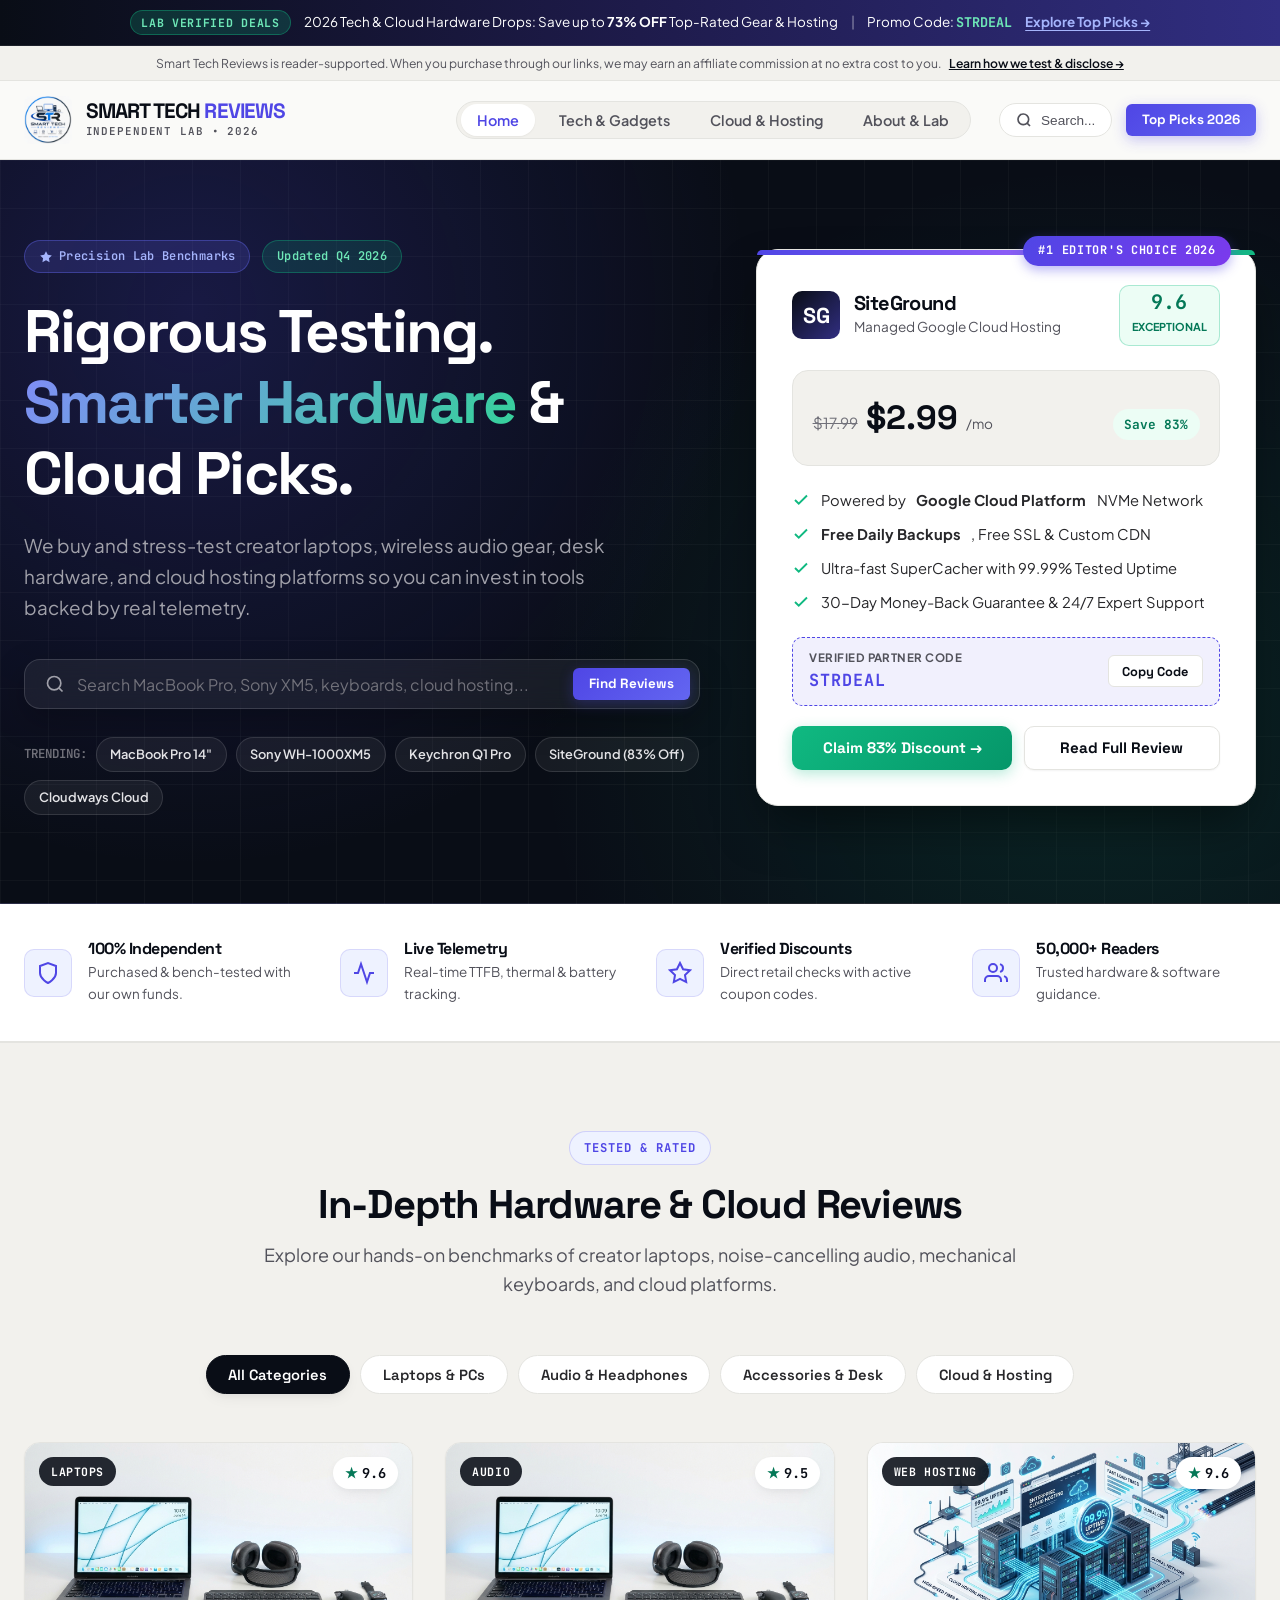
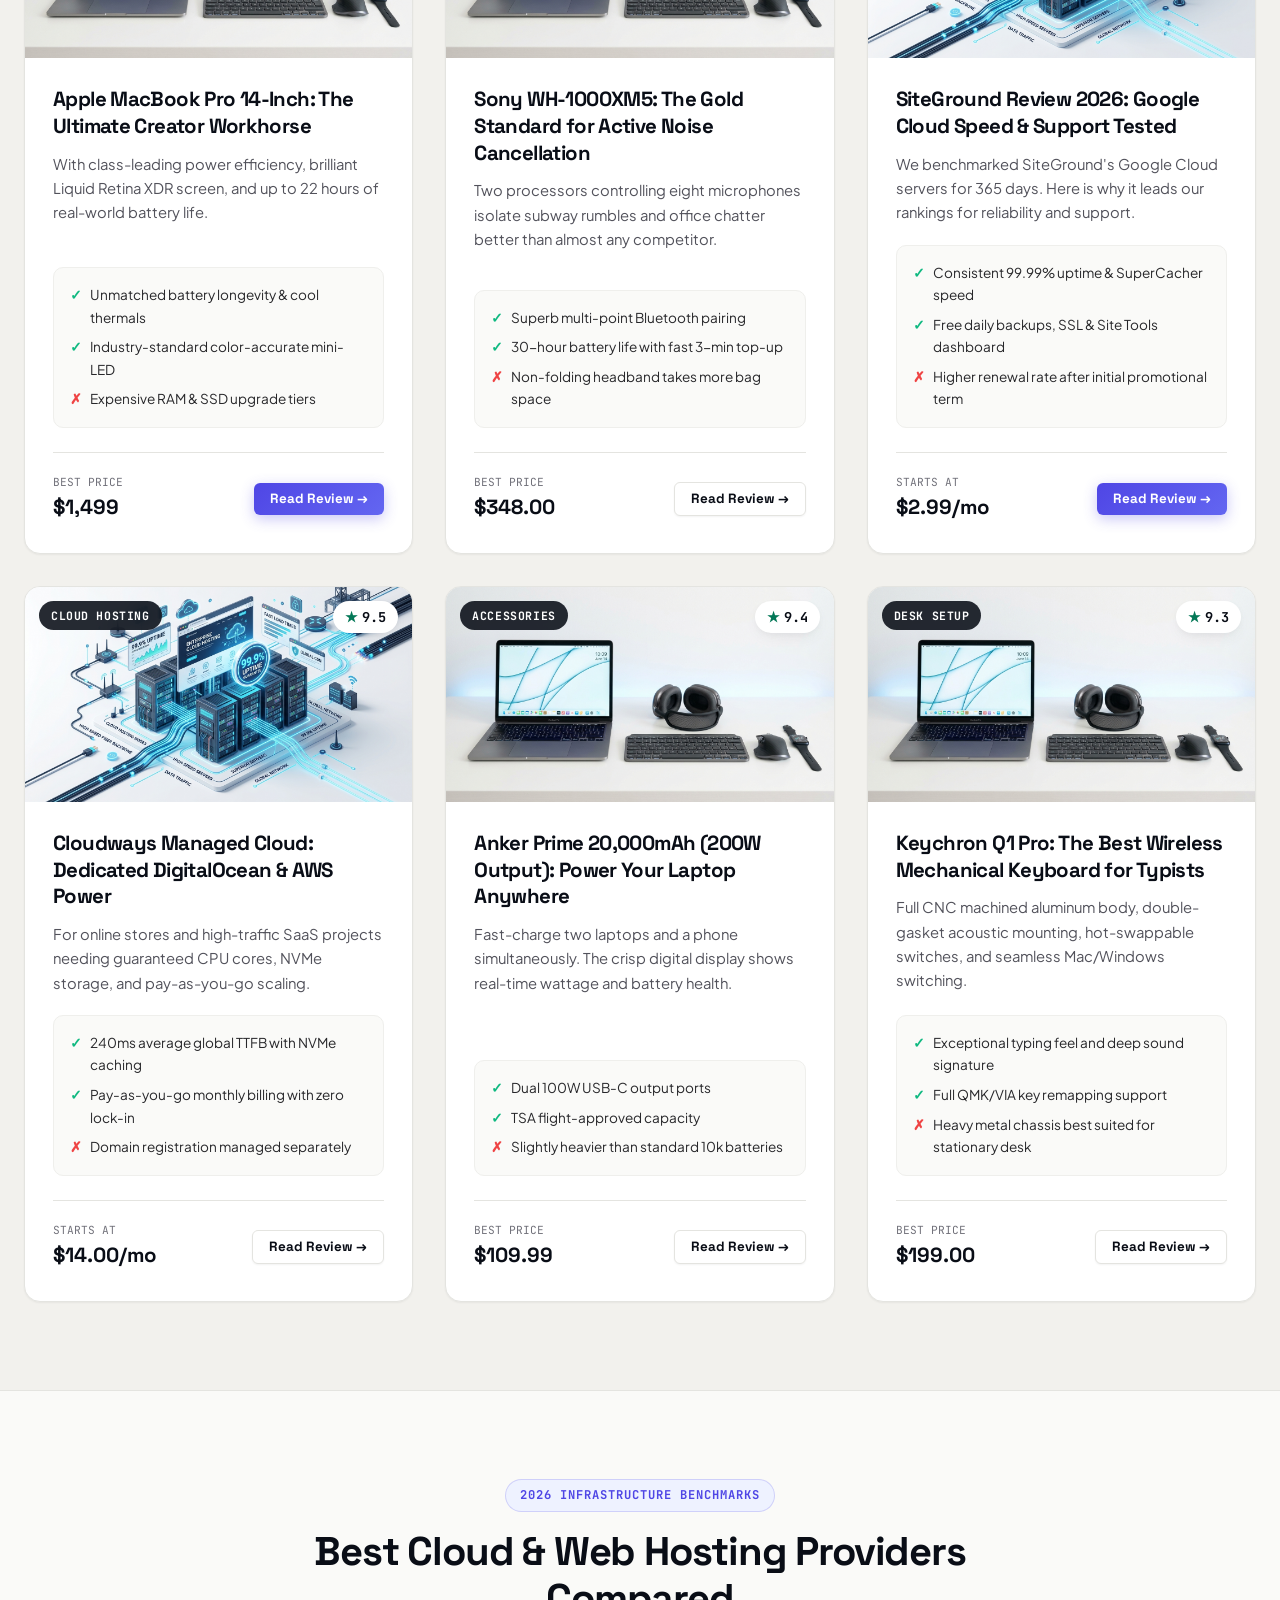
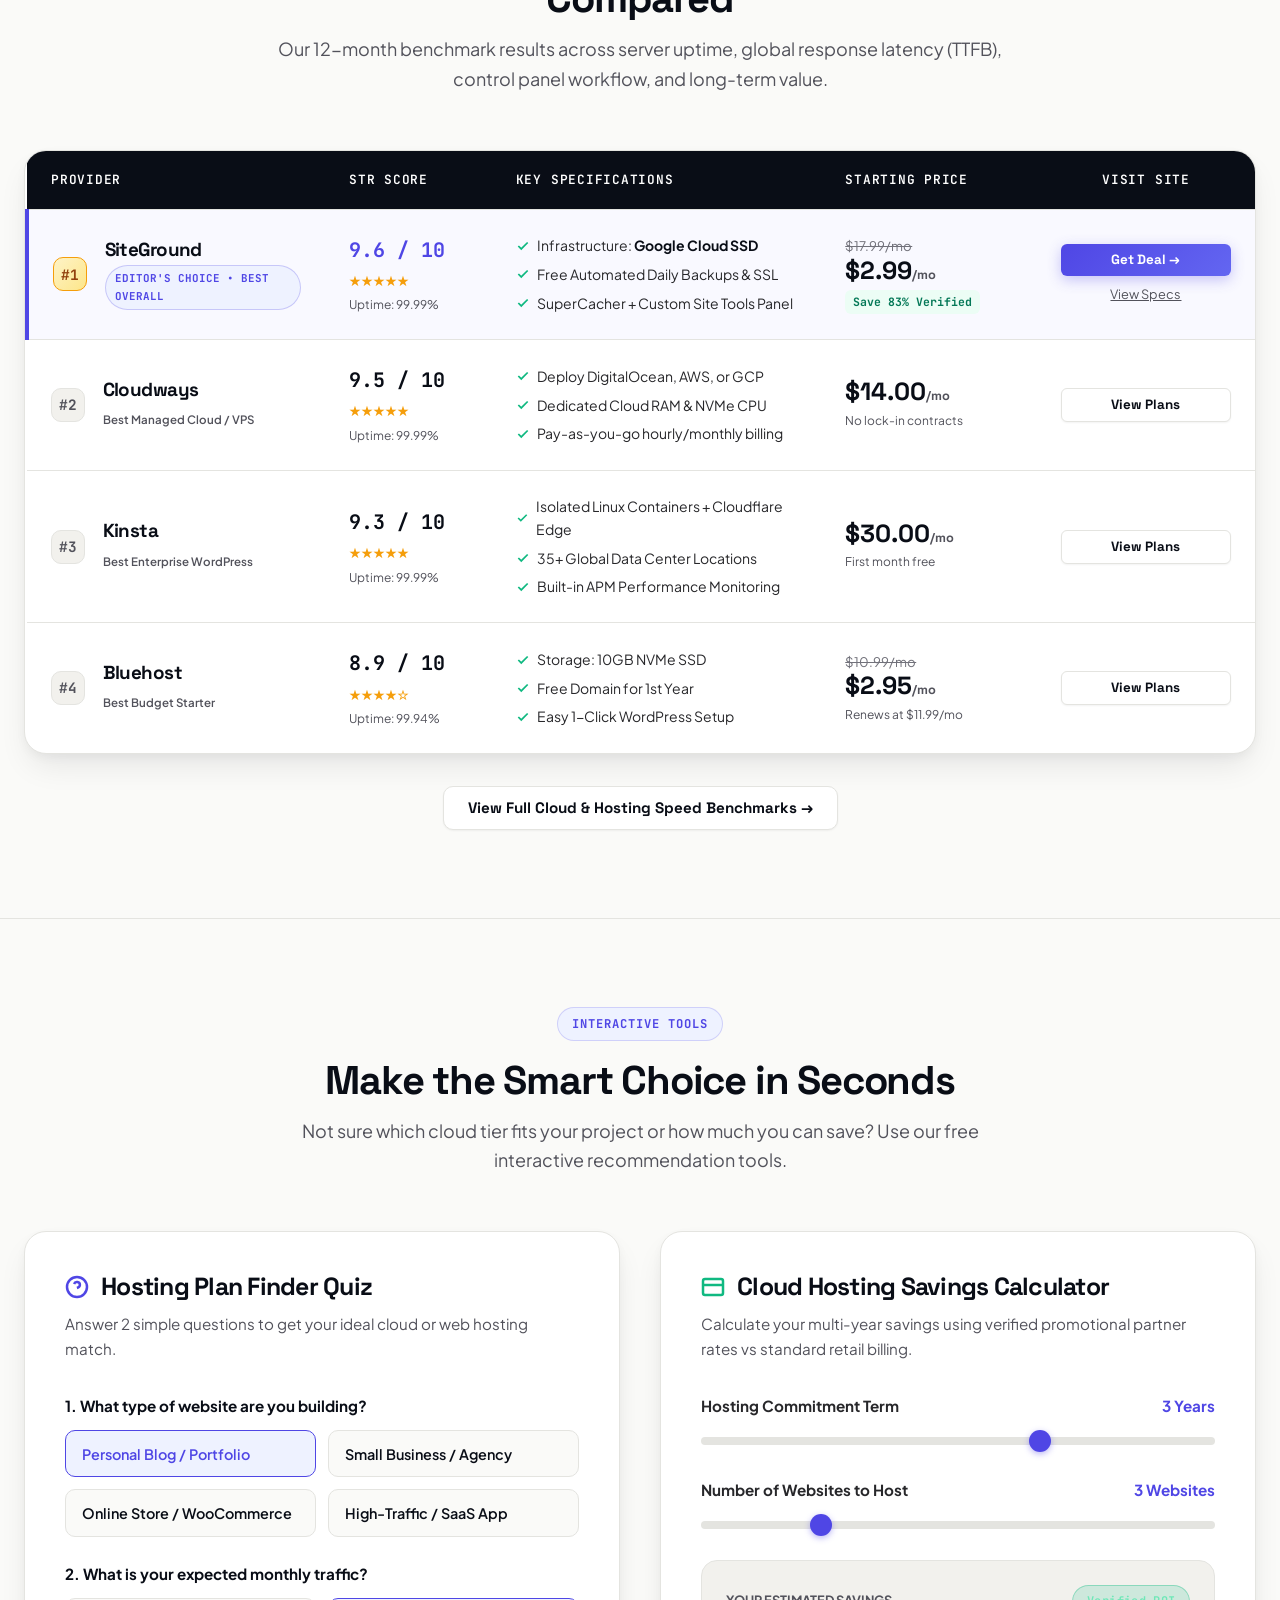
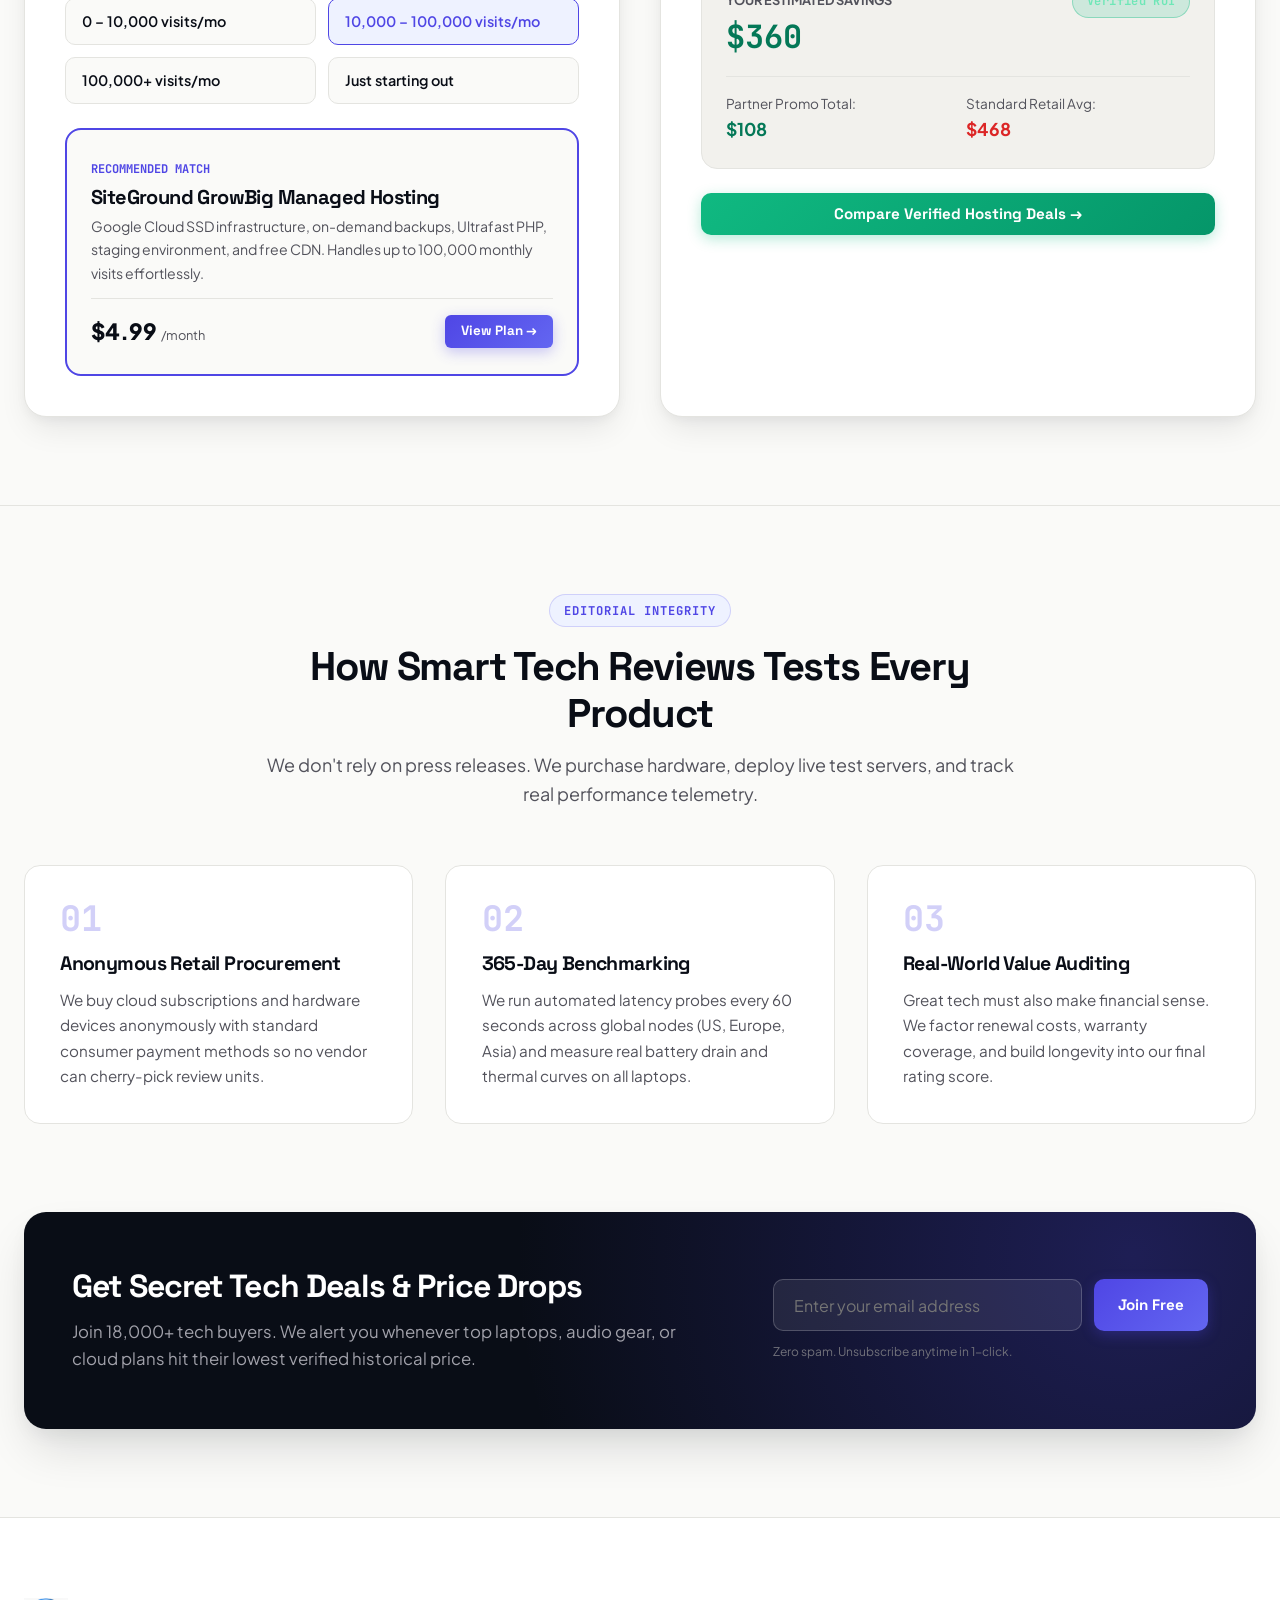
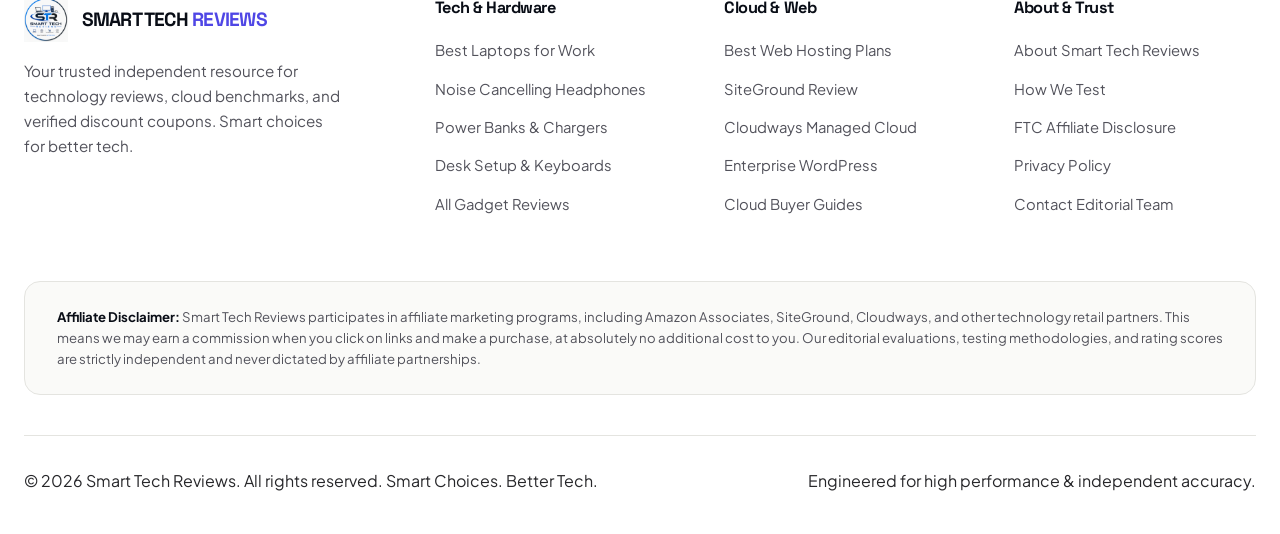
<file: index.html>
<!DOCTYPE html>
<html lang="en">
<head>
  <meta charset="UTF-8">
  <meta name="viewport" content="width=device-width, initial-scale=1.0">
  <title>Smart Tech Reviews | Independent Hardware &amp; Cloud Benchmarks (2026)</title>
  <meta name="description" content="Unbiased, hands-on tech reviews, lab benchmark tests, and verified discount coupons. Compare top laptops, audio gear, cloud hosting plans, and productivity hardware.">
  <meta name="keywords" content="smart tech reviews, laptop reviews, cloud hosting reviews, best tech 2026, tech gadget reviews, audio recommendations">
  
  <!-- Open Graph -->
  <meta property="og:title" content="Smart Tech Reviews - Smart Choices. Better Tech.">
  <meta property="og:description" content="In-depth lab-tested hardware reviews, cloud comparisons, and exclusive tech discounts.">
  <meta property="og:image" content="assets/logo.png">
  <meta property="og:type" content="website">

  <!-- Favicon -->
  <link rel="icon" type="image/png" href="assets/logo.png">

  <!-- Core CSS -->
  <link rel="stylesheet" href="styles.css">

  <!-- Impact Universal Tracking Tag -->
  <script type="text/javascript">(function(i,m,p,a,c,t){c.ire_o=p;c[p]=c[p]||function(){(c[p].a=c[p].a||[]).push(arguments)};t=a.createElement(m);var z=a.getElementsByTagName(m)[0];t.async=1;t.src=i;z.parentNode.insertBefore(t,z)})('https://utt.impactcdn.com/P-A7849010-0df6-4272-acf3-c9745a084b071.js','script','impactStat',document,window);impactStat('transformLinks');impactStat('trackImpression');</script>
</head>
<body>

  <!-- Top Announcement Bar -->
  <aside class="announcement-bar" aria-label="Special promotion">
    <div class="container">
      <span class="announcement-tag">Lab Verified Deals</span>
      <span>2026 Tech &amp; Cloud Hardware Drops: Save up to <strong>73% OFF</strong> Top-Rated Gear &amp; Hosting</span>
      <span style="opacity: 0.5;">|</span>
      <span>Promo Code: <strong style="color: #6ee7b7; font-family: var(--font-mono);">STRDEAL</strong></span>
      <a href="gadgets.html" class="announcement-link">
        Explore Top Picks &rarr;
      </a>
    </div>
  </aside>

  <!-- Reader Disclosure -->
  <div class="affiliate-disclosure-banner">
    <div class="container">
      <span>Smart Tech Reviews is reader-supported. When you purchase through our links, we may earn an affiliate commission at no extra cost to you.</span>
      <a href="disclosure.html">Learn how we test &amp; disclose &rarr;</a>
    </div>
  </div>

  <!-- Main Site Header -->
  <header class="site-header" id="siteHeader">
    <div class="container header-inner">
      <a href="index.html" class="logo-link" aria-label="Smart Tech Reviews Homepage">
        <img src="assets/logo.png" alt="Smart Tech Reviews Logo" class="logo-img" width="48" height="48">
        <div class="logo-text-group">
          <span class="logo-title">SMART TECH <span>REVIEWS</span></span>
          <span class="logo-tagline">Independent Lab &bull; 2026</span>
        </div>
      </a>

      <!-- Navigation Links -->
      <nav class="main-nav" id="mainNav" aria-label="Main Navigation">
        <ul class="nav-links">
          <li><a href="index.html" class="nav-link active">Home</a></li>
          <li><a href="gadgets.html" class="nav-link">Tech &amp; Gadgets</a></li>
          <li><a href="hosting.html" class="nav-link">Cloud &amp; Hosting</a></li>
          <li><a href="about.html" class="nav-link">About &amp; Lab</a></li>
        </ul>

        <div class="nav-actions">
          <button class="search-toggle-btn" type="button" aria-label="Search reviews">
            <svg width="16" height="16" viewBox="0 0 24 24" fill="none" stroke="currentColor" stroke-width="2.5"><circle cx="11" cy="11" r="8"></circle><line x1="21" y1="21" x2="16.65" y2="16.65"></line></svg>
            <span>Search...</span>
          </button>
          <a href="gadgets.html" class="btn btn-primary btn-sm">
            Top Picks 2026
          </a>
        </div>
      </nav>

      <!-- Mobile Hamburger Button -->
      <button class="mobile-menu-btn" id="mobileMenuToggle" aria-label="Open mobile menu">
        <svg width="24" height="24" viewBox="0 0 24 24" fill="none" stroke="currentColor" stroke-width="2"><line x1="3" y1="12" x2="21" y2="12"></line><line x1="3" y1="6" x2="21" y2="6"></line><line x1="3" y1="18" x2="21" y2="18"></line></svg>
      </button>
    </div>
  </header>

  <!-- Hero Section -->
  <main>
    <section class="hero-section" id="hero">
      <div class="container hero-grid">
        <div class="hero-left">
          <div class="hero-badge-row">
            <span class="badge-pill badge-pill-blue">
              <svg width="14" height="14" viewBox="0 0 24 24" fill="currentColor"><path d="M12 2l3.09 6.26L22 9.27l-5 4.87 1.18 6.88L12 17.77l-6.18 3.25L7 14.14 2 9.27l6.91-1.01L12 2z"/></svg>
              Precision Lab Benchmarks
            </span>
            <span class="badge-pill badge-pill-green">
              Updated Q4 2026
            </span>
          </div>

          <h1 class="hero-title">
            Rigorous Testing.<br>
            <span class="highlight">Smarter Hardware</span> &amp; Cloud Picks.
          </h1>

          <p class="hero-description">
            We buy and stress-test creator laptops, wireless audio gear, desk hardware, and cloud hosting platforms so you can invest in tools backed by real telemetry.
          </p>

          <!-- Interactive Search Box -->
          <form class="hero-search-box" id="heroSearchForm" role="search">
            <svg width="20" height="20" viewBox="0 0 24 24" fill="none" stroke="#a1a1aa" stroke-width="2"><circle cx="11" cy="11" r="8"></circle><line x1="21" y1="21" x2="16.65" y2="16.65"></line></svg>
            <input type="text" id="heroSearchInput" placeholder="Search MacBook Pro, Sony XM5, keyboards, cloud hosting..." aria-label="Search reviews and tech">
            <button type="submit" class="btn btn-primary btn-sm">Find Reviews</button>
          </form>

          <!-- Quick Category Chips -->
          <div class="hero-quick-chips">
            <span class="chips-label">Trending:</span>
            <a href="post.html?slug=macbook-pro-14" class="chip">MacBook Pro 14"</a>
            <a href="post.html?slug=sony-wh-1000xm5" class="chip">Sony WH-1000XM5</a>
            <a href="post.html?slug=keychron-q1-pro" class="chip">Keychron Q1 Pro</a>
            <a href="post.html?slug=siteground-cloud" class="chip">SiteGround (83% Off)</a>
            <a href="post.html?slug=cloudways-managed" class="chip">Cloudways Cloud</a>
          </div>
        </div>

        <!-- Hero Right: Featured Deal Showcase -->
        <div class="hero-right">
          <div class="featured-deal-card">
            <span class="deal-card-badge">#1 Editor's Choice 2026</span>
            
            <div class="deal-card-header">
              <div class="deal-brand">
                <div class="deal-brand-logo">SG</div>
                <div class="deal-brand-meta">
                  <h4>SiteGround</h4>
                  <p>Managed Google Cloud Hosting</p>
                </div>
              </div>
              <div class="deal-score-badge">
                <strong>9.6</strong>
                <span>Exceptional</span>
              </div>
            </div>

            <div class="deal-price-block">
              <div class="deal-pricing-left">
                <span class="deal-price-strike">$17.99</span>
                <span class="deal-price-main">$2.99</span>
                <span class="deal-price-period">/mo</span>
              </div>
              <span class="deal-discount-pill">Save 83%</span>
            </div>

            <ul class="deal-highlights-list">
              <li>
                <svg width="18" height="18" viewBox="0 0 24 24" fill="none" stroke="currentColor" stroke-width="2.5"><polyline points="20 6 9 17 4 12"></polyline></svg>
                Powered by <strong>Google Cloud Platform</strong> NVMe Network
              </li>
              <li>
                <svg width="18" height="18" viewBox="0 0 24 24" fill="none" stroke="currentColor" stroke-width="2.5"><polyline points="20 6 9 17 4 12"></polyline></svg>
                <strong>Free Daily Backups</strong>, Free SSL &amp; Custom CDN
              </li>
              <li>
                <svg width="18" height="18" viewBox="0 0 24 24" fill="none" stroke="currentColor" stroke-width="2.5"><polyline points="20 6 9 17 4 12"></polyline></svg>
                Ultra-fast SuperCacher with 99.99% Tested Uptime
              </li>
              <li>
                <svg width="18" height="18" viewBox="0 0 24 24" fill="none" stroke="currentColor" stroke-width="2.5"><polyline points="20 6 9 17 4 12"></polyline></svg>
                30-Day Money-Back Guarantee &amp; 24/7 Expert Support
              </li>
            </ul>

            <!-- 1-Click Coupon Code Box -->
            <div class="deal-coupon-box">
              <div class="coupon-info">
                <span class="coupon-label">Verified Partner Code</span>
                <span class="coupon-code-text">STRDEAL</span>
              </div>
              <button class="copy-btn" data-coupon="STRDEAL" data-target-url="https://www.siteground.com" type="button">
                Copy Code
              </button>
            </div>

            <div class="card-action-row" style="display: flex; gap: 0.75rem;">
              <a href="https://www.siteground.com" target="_blank" rel="noopener sponsored" class="btn btn-green" style="flex: 1;">
                Claim 83% Discount &rarr;
              </a>
              <a href="post.html?slug=siteground-cloud" class="btn btn-secondary" style="flex: 0.85;">
                Read Full Review
              </a>
            </div>
          </div>
        </div>
      </div>
    </section>

    <!-- Trust Strip -->
    <section class="trust-strip" aria-label="Our core review principles">
      <div class="container">
        <div class="trust-grid">
          <div class="trust-item">
            <div class="trust-icon-box">
              <svg width="24" height="24" viewBox="0 0 24 24" fill="none" stroke="currentColor" stroke-width="2"><path d="M12 22s8-4 8-10V5l-8-3-8 3v7c0 6 8 10 8 10z"></path></svg>
            </div>
            <div class="trust-text">
              <h4>100% Independent</h4>
              <p>Purchased &amp; bench-tested with our own funds.</p>
            </div>
          </div>

          <div class="trust-item">
            <div class="trust-icon-box">
              <svg width="24" height="24" viewBox="0 0 24 24" fill="none" stroke="currentColor" stroke-width="2"><polyline points="22 12 18 12 15 21 9 3 6 12 2 12"></polyline></svg>
            </div>
            <div class="trust-text">
              <h4>Live Telemetry</h4>
              <p>Real-time TTFB, thermal &amp; battery tracking.</p>
            </div>
          </div>

          <div class="trust-item">
            <div class="trust-icon-box">
              <svg width="24" height="24" viewBox="0 0 24 24" fill="none" stroke="currentColor" stroke-width="2"><polygon points="12 2 15.09 8.26 22 9.27 17 14.14 18.18 21.02 12 17.77 5.82 21.02 7 14.14 2 9.27 8.91 8.26 12 2"></polygon></svg>
            </div>
            <div class="trust-text">
              <h4>Verified Discounts</h4>
              <p>Direct retail checks with active coupon codes.</p>
            </div>
          </div>

          <div class="trust-item">
            <div class="trust-icon-box">
              <svg width="24" height="24" viewBox="0 0 24 24" fill="none" stroke="currentColor" stroke-width="2"><path d="M17 21v-2a4 4 0 0 0-4-4H5a4 4 0 0 0-4 4v2"></path><circle cx="9" cy="7" r="4"></circle><path d="M23 21v-2a4 4 0 0 0-3-3.87"></path><path d="M16 3.13a4 4 0 0 1 0 7.75"></path></svg>
            </div>
            <div class="trust-text">
              <h4>50,000+ Readers</h4>
              <p>Trusted hardware &amp; software guidance.</p>
            </div>
          </div>
        </div>
      </div>
    </section>

    <!-- Category Tabs & Reviews Section -->
    <section class="section section-light" id="reviews-grid-section">
      <div class="container">
        <div class="section-header">
          <span class="section-tag">Tested &amp; Rated</span>
          <h2>In-Depth Hardware &amp; Cloud Reviews</h2>
          <p class="section-subtitle">
            Explore our hands-on benchmarks of creator laptops, noise-cancelling audio, mechanical keyboards, and cloud platforms.
          </p>
        </div>

        <!-- Filter Tabs -->
        <div class="category-tabs" role="tablist">
          <button class="category-tab-btn active" data-category="all" type="button">All Categories</button>
          <button class="category-tab-btn" data-category="laptops" type="button">Laptops &amp; PCs</button>
          <button class="category-tab-btn" data-category="audio" type="button">Audio &amp; Headphones</button>
          <button class="category-tab-btn" data-category="accessories" type="button">Accessories &amp; Desk</button>
          <button class="category-tab-btn" data-category="hosting" type="button">Cloud &amp; Hosting</button>
        </div>

        <!-- Reviews Grid -->
        <div class="cards-grid">
          <!-- Card 1: Apple MacBook Pro -->
          <article class="review-card" data-category="laptops">
            <div class="review-card-media">
              <img src="assets/tech-gear.jpg" alt="Apple MacBook Pro Review" loading="lazy">
              <span class="card-category-badge">Laptops</span>
              <span class="card-score-pill"><span>★</span> 9.6</span>
            </div>
            <div class="review-card-body">
              <h3 class="review-card-title">
                <a href="post.html?slug=macbook-pro-14">Apple MacBook Pro 14-Inch: The Ultimate Creator Workhorse</a>
              </h3>
              <p class="review-card-summary">
                With class-leading power efficiency, brilliant Liquid Retina XDR screen, and up to 22 hours of real-world battery life.
              </p>

              <div class="pros-cons-mini">
                <div class="pros-mini">
                  <span class="icon">✓</span>
                  <span>Unmatched battery longevity &amp; cool thermals</span>
                </div>
                <div class="pros-mini">
                  <span class="icon">✓</span>
                  <span>Industry-standard color-accurate mini-LED</span>
                </div>
                <div class="cons-mini">
                  <span class="icon">✗</span>
                  <span>Expensive RAM &amp; SSD upgrade tiers</span>
                </div>
              </div>

              <div class="review-card-footer">
                <div class="card-price-info">
                  <span class="card-price-label">Best Price</span>
                  <span class="card-price-val">$1,499</span>
                </div>
                <a href="post.html?slug=macbook-pro-14" class="btn btn-primary btn-sm">
                  Read Review &rarr;
                </a>
              </div>
            </div>
          </article>

          <!-- Card 2: Sony WH-1000XM5 -->
          <article class="review-card" data-category="audio">
            <div class="review-card-media">
              <img src="assets/tech-gear.jpg" alt="Sony WH-1000XM5 Wireless Headphones" loading="lazy">
              <span class="card-category-badge">Audio</span>
              <span class="card-score-pill"><span>★</span> 9.5</span>
            </div>
            <div class="review-card-body">
              <h3 class="review-card-title">
                <a href="post.html?slug=sony-wh-1000xm5">Sony WH-1000XM5: The Gold Standard for Active Noise Cancellation</a>
              </h3>
              <p class="review-card-summary">
                Two processors controlling eight microphones isolate subway rumbles and office chatter better than almost any competitor.
              </p>

              <div class="pros-cons-mini">
                <div class="pros-mini">
                  <span class="icon">✓</span>
                  <span>Superb multi-point Bluetooth pairing</span>
                </div>
                <div class="pros-mini">
                  <span class="icon">✓</span>
                  <span>30-hour battery life with fast 3-min top-up</span>
                </div>
                <div class="cons-mini">
                  <span class="icon">✗</span>
                  <span>Non-folding headband takes more bag space</span>
                </div>
              </div>

              <div class="review-card-footer">
                <div class="card-price-info">
                  <span class="card-price-label">Best Price</span>
                  <span class="card-price-val">$348.00</span>
                </div>
                <a href="post.html?slug=sony-wh-1000xm5" class="btn btn-secondary btn-sm">
                  Read Review &rarr;
                </a>
              </div>
            </div>
          </article>

          <!-- Card 3: SiteGround Managed Hosting -->
          <article class="review-card" data-category="hosting">
            <div class="review-card-media">
              <img src="assets/hosting-cloud.jpg" alt="SiteGround Web Hosting Review 2026" loading="lazy">
              <span class="card-category-badge">Web Hosting</span>
              <span class="card-score-pill"><span>★</span> 9.6</span>
            </div>
            <div class="review-card-body">
              <h3 class="review-card-title">
                <a href="post.html?slug=siteground-cloud">SiteGround Review 2026: Google Cloud Speed &amp; Support Tested</a>
              </h3>
              <p class="review-card-summary">
                We benchmarked SiteGround's Google Cloud servers for 365 days. Here is why it leads our rankings for reliability and support.
              </p>
              
              <div class="pros-cons-mini">
                <div class="pros-mini">
                  <span class="icon">✓</span>
                  <span>Consistent 99.99% uptime &amp; SuperCacher speed</span>
                </div>
                <div class="pros-mini">
                  <span class="icon">✓</span>
                  <span>Free daily backups, SSL &amp; Site Tools dashboard</span>
                </div>
                <div class="cons-mini">
                  <span class="icon">✗</span>
                  <span>Higher renewal rate after initial promotional term</span>
                </div>
              </div>

              <div class="review-card-footer">
                <div class="card-price-info">
                  <span class="card-price-label">Starts at</span>
                  <span class="card-price-val">$2.99/mo</span>
                </div>
                <a href="post.html?slug=siteground-cloud" class="btn btn-primary btn-sm">
                  Read Review &rarr;
                </a>
              </div>
            </div>
          </article>

          <!-- Card 4: Cloudways Managed Cloud -->
          <article class="review-card" data-category="hosting">
            <div class="review-card-media">
              <img src="assets/hosting-cloud.jpg" alt="Cloudways Autonomous Cloud Plan" loading="lazy">
              <span class="card-category-badge">Cloud Hosting</span>
              <span class="card-score-pill"><span>★</span> 9.5</span>
            </div>
            <div class="review-card-body">
              <h3 class="review-card-title">
                <a href="post.html?slug=cloudways-managed">Cloudways Managed Cloud: Dedicated DigitalOcean &amp; AWS Power</a>
              </h3>
              <p class="review-card-summary">
                For online stores and high-traffic SaaS projects needing guaranteed CPU cores, NVMe storage, and pay-as-you-go scaling.
              </p>

              <div class="pros-cons-mini">
                <div class="pros-mini">
                  <span class="icon">✓</span>
                  <span>240ms average global TTFB with NVMe caching</span>
                </div>
                <div class="pros-mini">
                  <span class="icon">✓</span>
                  <span>Pay-as-you-go monthly billing with zero lock-in</span>
                </div>
                <div class="cons-mini">
                  <span class="icon">✗</span>
                  <span>Domain registration managed separately</span>
                </div>
              </div>

              <div class="review-card-footer">
                <div class="card-price-info">
                  <span class="card-price-label">Starts at</span>
                  <span class="card-price-val">$14.00/mo</span>
                </div>
                <a href="post.html?slug=cloudways-managed" class="btn btn-secondary btn-sm">
                  Read Review &rarr;
                </a>
              </div>
            </div>
          </article>

          <!-- Card 5: Anker Prime Power Bank -->
          <article class="review-card" data-category="accessories">
            <div class="review-card-media">
              <img src="assets/tech-gear.jpg" alt="Anker Prime 20,000mAh Power Bank" loading="lazy">
              <span class="card-category-badge">Accessories</span>
              <span class="card-score-pill"><span>★</span> 9.4</span>
            </div>
            <div class="review-card-body">
              <h3 class="review-card-title">
                <a href="post.html?slug=anker-prime-20000">Anker Prime 20,000mAh (200W Output): Power Your Laptop Anywhere</a>
              </h3>
              <p class="review-card-summary">
                Fast-charge two laptops and a phone simultaneously. The crisp digital display shows real-time wattage and battery health.
              </p>

              <div class="pros-cons-mini">
                <div class="pros-mini">
                  <span class="icon">✓</span>
                  <span>Dual 100W USB-C output ports</span>
                </div>
                <div class="pros-mini">
                  <span class="icon">✓</span>
                  <span>TSA flight-approved capacity</span>
                </div>
                <div class="cons-mini">
                  <span class="icon">✗</span>
                  <span>Slightly heavier than standard 10k batteries</span>
                </div>
              </div>

              <div class="review-card-footer">
                <div class="card-price-info">
                  <span class="card-price-label">Best Price</span>
                  <span class="card-price-val">$109.99</span>
                </div>
                <a href="post.html?slug=anker-prime-20000" class="btn btn-secondary btn-sm">
                  Read Review &rarr;
                </a>
              </div>
            </div>
          </article>

          <!-- Card 6: Keychron Q1 Pro -->
          <article class="review-card" data-category="accessories">
            <div class="review-card-media">
              <img src="assets/tech-gear.jpg" alt="Keychron Q1 Pro Mechanical Keyboard" loading="lazy">
              <span class="card-category-badge">Desk Setup</span>
              <span class="card-score-pill"><span>★</span> 9.3</span>
            </div>
            <div class="review-card-body">
              <h3 class="review-card-title">
                <a href="post.html?slug=keychron-q1-pro">Keychron Q1 Pro: The Best Wireless Mechanical Keyboard for Typists</a>
              </h3>
              <p class="review-card-summary">
                Full CNC machined aluminum body, double-gasket acoustic mounting, hot-swappable switches, and seamless Mac/Windows switching.
              </p>

              <div class="pros-cons-mini">
                <div class="pros-mini">
                  <span class="icon">✓</span>
                  <span>Exceptional typing feel and deep sound signature</span>
                </div>
                <div class="pros-mini">
                  <span class="icon">✓</span>
                  <span>Full QMK/VIA key remapping support</span>
                </div>
                <div class="cons-mini">
                  <span class="icon">✗</span>
                  <span>Heavy metal chassis best suited for stationary desk</span>
                </div>
              </div>

              <div class="review-card-footer">
                <div class="card-price-info">
                  <span class="card-price-label">Best Price</span>
                  <span class="card-price-val">$199.00</span>
                </div>
                <a href="post.html?slug=keychron-q1-pro" class="btn btn-secondary btn-sm">
                  Read Review &rarr;
                </a>
              </div>
            </div>
          </article>
        </div>
      </div>
    </section>

    <!-- Best Web Hosting Comparison Matrix Section -->
    <section class="section" id="hosting-comparison">
      <div class="container">
        <div class="section-header">
          <span class="section-tag">2026 Infrastructure Benchmarks</span>
          <h2>Best Cloud &amp; Web Hosting Providers Compared</h2>
          <p class="section-subtitle">
            Our 12-month benchmark results across server uptime, global response latency (TTFB), control panel workflow, and long-term value.
          </p>
        </div>

        <div class="table-scroll-hint">👉 Swipe table to view all columns &rarr;</div>
        <div class="table-wrapper">
          <table class="comparison-table" aria-label="Web Hosting Provider Comparison">
            <thead>
              <tr>
                <th scope="col" style="width: 25%;">Provider</th>
                <th scope="col" style="width: 14%;">STR Score</th>
                <th scope="col" style="width: 28%;">Key Specifications</th>
                <th scope="col" style="width: 18%;">Starting Price</th>
                <th scope="col" style="width: 15%; text-align: center;">Visit Site</th>
              </tr>
            </thead>
            <tbody>
              <!-- Row 1: SiteGround (Highlighted Winner) -->
              <tr class="highlighted-row">
                <td>
                  <div class="table-provider-cell">
                    <span class="rank-badge rank-gold">#1</span>
                    <div class="provider-info">
                      <h4>SiteGround</h4>
                      <span class="badge badge-winner">Editor's Choice &bull; Best Overall</span>
                    </div>
                  </div>
                </td>
                <td>
                  <div class="score-cell">
                    <span class="score-num" style="color: var(--brand-blue);">9.6 / 10</span>
                    <div class="stars-row">★★★★★</div>
                    <span style="font-size: 0.75rem; color: var(--text-muted);">Uptime: 99.99%</span>
                  </div>
                </td>
                <td>
                  <ul class="specs-list">
                    <li><svg width="14" height="14" viewBox="0 0 24 24" fill="none" stroke="#10b981" stroke-width="3"><polyline points="20 6 9 17 4 12"></polyline></svg> <span>Infrastructure: <span class="strong">Google Cloud SSD</span></span></li>
                    <li><svg width="14" height="14" viewBox="0 0 24 24" fill="none" stroke="#10b981" stroke-width="3"><polyline points="20 6 9 17 4 12"></polyline></svg> <span>Free Automated Daily Backups &amp; SSL</span></li>
                    <li><svg width="14" height="14" viewBox="0 0 24 24" fill="none" stroke="#10b981" stroke-width="3"><polyline points="20 6 9 17 4 12"></polyline></svg> <span>SuperCacher + Custom Site Tools Panel</span></li>
                  </ul>
                </td>
                <td>
                  <div class="price-cell">
                    <div class="original">$17.99/mo</div>
                    <div class="current">$2.99<span class="period">/mo</span></div>
                    <span class="discount-tag">Save 83% Verified</span>
                  </div>
                </td>
                <td>
                  <div class="cta-cell">
                    <a href="https://www.siteground.com" target="_blank" rel="noopener sponsored" class="btn btn-primary btn-sm" style="width: 100%;">
                      Get Deal &rarr;
                    </a>
                    <a href="hosting.html#siteground" class="sub-link">View Specs</a>
                  </div>
                </td>
              </tr>

              <!-- Row 2: Cloudways -->
              <tr>
                <td>
                  <div class="table-provider-cell">
                    <span class="rank-badge rank-default">#2</span>
                    <div class="provider-info">
                      <h4>Cloudways</h4>
                      <span style="font-size: 0.72rem; color: var(--text-muted); font-weight: 600;">Best Managed Cloud / VPS</span>
                    </div>
                  </div>
                </td>
                <td>
                  <div class="score-cell">
                    <span class="score-num">9.5 / 10</span>
                    <div class="stars-row">★★★★★</div>
                    <span style="font-size: 0.75rem; color: var(--text-muted);">Uptime: 99.99%</span>
                  </div>
                </td>
                <td>
                  <ul class="specs-list">
                    <li><svg width="14" height="14" viewBox="0 0 24 24" fill="none" stroke="#10b981" stroke-width="3"><polyline points="20 6 9 17 4 12"></polyline></svg> <span>Deploy DigitalOcean, AWS, or GCP</span></li>
                    <li><svg width="14" height="14" viewBox="0 0 24 24" fill="none" stroke="#10b981" stroke-width="3"><polyline points="20 6 9 17 4 12"></polyline></svg> <span>Dedicated Cloud RAM &amp; NVMe CPU</span></li>
                    <li><svg width="14" height="14" viewBox="0 0 24 24" fill="none" stroke="#10b981" stroke-width="3"><polyline points="20 6 9 17 4 12"></polyline></svg> <span>Pay-as-you-go hourly/monthly billing</span></li>
                  </ul>
                </td>
                <td>
                  <div class="price-cell">
                    <div class="current">$14.00<span class="period">/mo</span></div>
                    <span style="font-size: 0.75rem; color: var(--text-muted);">No lock-in contracts</span>
                  </div>
                </td>
                <td>
                  <div class="cta-cell">
                    <a href="hosting.html#cloudways" class="btn btn-secondary btn-sm" style="width: 100%;">
                      View Plans
                    </a>
                  </div>
                </td>
              </tr>

              <!-- Row 3: Kinsta -->
              <tr>
                <td>
                  <div class="table-provider-cell">
                    <span class="rank-badge rank-default">#3</span>
                    <div class="provider-info">
                      <h4>Kinsta</h4>
                      <span style="font-size: 0.72rem; color: var(--text-muted); font-weight: 600;">Best Enterprise WordPress</span>
                    </div>
                  </div>
                </td>
                <td>
                  <div class="score-cell">
                    <span class="score-num">9.3 / 10</span>
                    <div class="stars-row">★★★★★</div>
                    <span style="font-size: 0.75rem; color: var(--text-muted);">Uptime: 99.99%</span>
                  </div>
                </td>
                <td>
                  <ul class="specs-list">
                    <li><svg width="14" height="14" viewBox="0 0 24 24" fill="none" stroke="#10b981" stroke-width="3"><polyline points="20 6 9 17 4 12"></polyline></svg> <span>Isolated Linux Containers + Cloudflare Edge</span></li>
                    <li><svg width="14" height="14" viewBox="0 0 24 24" fill="none" stroke="#10b981" stroke-width="3"><polyline points="20 6 9 17 4 12"></polyline></svg> <span>35+ Global Data Center Locations</span></li>
                    <li><svg width="14" height="14" viewBox="0 0 24 24" fill="none" stroke="#10b981" stroke-width="3"><polyline points="20 6 9 17 4 12"></polyline></svg> <span> Built-in APM Performance Monitoring</span></li>
                  </ul>
                </td>
                <td>
                  <div class="price-cell">
                    <div class="current">$30.00<span class="period">/mo</span></div>
                    <span style="font-size: 0.75rem; color: var(--text-muted);">First month free</span>
                  </div>
                </td>
                <td>
                  <div class="cta-cell">
                    <a href="hosting.html#kinsta" class="btn btn-secondary btn-sm" style="width: 100%;">
                      View Plans
                    </a>
                  </div>
                </td>
              </tr>

              <!-- Row 4: Bluehost -->
              <tr>
                <td>
                  <div class="table-provider-cell">
                    <span class="rank-badge rank-default">#4</span>
                    <div class="provider-info">
                      <h4>Bluehost</h4>
                      <span style="font-size: 0.72rem; color: var(--text-muted); font-weight: 600;">Best Budget Starter</span>
                    </div>
                  </div>
                </td>
                <td>
                  <div class="score-cell">
                    <span class="score-num">8.9 / 10</span>
                    <div class="stars-row">★★★★☆</div>
                    <span style="font-size: 0.75rem; color: var(--text-muted);">Uptime: 99.94%</span>
                  </div>
                </td>
                <td>
                  <ul class="specs-list">
                    <li><svg width="14" height="14" viewBox="0 0 24 24" fill="none" stroke="#10b981" stroke-width="3"><polyline points="20 6 9 17 4 12"></polyline></svg> <span>Storage: 10GB NVMe SSD</span></li>
                    <li><svg width="14" height="14" viewBox="0 0 24 24" fill="none" stroke="#10b981" stroke-width="3"><polyline points="20 6 9 17 4 12"></polyline></svg> <span>Free Domain for 1st Year</span></li>
                    <li><svg width="14" height="14" viewBox="0 0 24 24" fill="none" stroke="#10b981" stroke-width="3"><polyline points="20 6 9 17 4 12"></polyline></svg> <span>Easy 1-Click WordPress Setup</span></li>
                  </ul>
                </td>
                <td>
                  <div class="price-cell">
                    <div class="original">$10.99/mo</div>
                    <div class="current">$2.95<span class="period">/mo</span></div>
                    <span style="font-size: 0.75rem; color: var(--text-muted);">Renews at $11.99/mo</span>
                  </div>
                </td>
                <td>
                  <div class="cta-cell">
                    <a href="hosting.html#bluehost" class="btn btn-secondary btn-sm" style="width: 100%;">
                      View Plans
                    </a>
                  </div>
                </td>
              </tr>
            </tbody>
          </table>
        </div>

        <div style="text-align: center; margin-top: 1.5rem;">
          <a href="hosting.html" class="btn btn-secondary">
            View Full Cloud &amp; Hosting Speed Benchmarks &rarr;
          </a>
        </div>
      </div>
    </section>

    <!-- Interactive Tools: Plan Finder & Savings Calculator -->
    <section class="interactive-section section-light" id="tools">
      <div class="container">
        <div class="section-header">
          <span class="section-tag">Interactive Tools</span>
          <h2>Make the Smart Choice in Seconds</h2>
          <p class="section-subtitle">
            Not sure which cloud tier fits your project or how much you can save? Use our free interactive recommendation tools.
          </p>
        </div>

        <div class="interactive-grid">
          <!-- Tool 1: Quiz -->
          <div class="interactive-box">
            <h3>
              <svg width="24" height="24" viewBox="0 0 24 24" fill="none" stroke="var(--brand-blue)" stroke-width="2.5"><circle cx="12" cy="12" r="10"></circle><path d="M9.09 9a3 3 0 0 1 5.83 1c0 2-3 3-3 3"></path><line x1="12" y1="17" x2="12.01" y2="17"></line></svg>
              Hosting Plan Finder Quiz
            </h3>
            <p class="tool-desc">Answer 2 simple questions to get your ideal cloud or web hosting match.</p>

            <div class="quiz-step">
              <label>1. What type of website are you building?</label>
              <div class="quiz-options">
                <button type="button" class="quiz-btn quiz-opt-btn selected" data-step="type" data-val="blog">
                  Personal Blog / Portfolio
                </button>
                <button type="button" class="quiz-btn quiz-opt-btn" data-step="type" data-val="business">
                  Small Business / Agency
                </button>
                <button type="button" class="quiz-btn quiz-opt-btn" data-step="type" data-val="ecommerce">
                  Online Store / WooCommerce
                </button>
                <button type="button" class="quiz-btn quiz-opt-btn" data-step="type" data-val="community">
                  High-Traffic / SaaS App
                </button>
              </div>
            </div>

            <div class="quiz-step">
              <label>2. What is your expected monthly traffic?</label>
              <div class="quiz-options">
                <button type="button" class="quiz-btn quiz-opt-btn" data-step="traffic" data-val="light">
                  0 – 10,000 visits/mo
                </button>
                <button type="button" class="quiz-btn quiz-opt-btn selected" data-step="traffic" data-val="medium">
                  10,000 – 100,000 visits/mo
                </button>
                <button type="button" class="quiz-btn quiz-opt-btn" data-step="traffic" data-val="heavy">
                  100,000+ visits/mo
                </button>
                <button type="button" class="quiz-btn quiz-opt-btn" data-step="traffic" data-val="uncertain">
                  Just starting out
                </button>
              </div>
            </div>

            <!-- Quiz Result Output -->
            <div class="quiz-result-card active" id="quizResultCard">
              <span style="font-size: 0.75rem; font-weight: 700; color: var(--brand-blue); text-transform: uppercase; font-family: var(--font-mono);">Recommended Match</span>
              <h4 id="quizResultTitle" style="margin: 0.35rem 0; font-size: 1.25rem;">SiteGround GrowBig Managed Hosting</h4>
              <p id="quizResultDesc" style="font-size: 0.88rem; color: var(--text-muted); margin-bottom: 0.85rem;">
                Google Cloud SSD infrastructure, on-demand backups, Ultrafast PHP, staging environment, and free CDN. Handles up to 100,000 monthly visits effortlessly.
              </p>
              <div style="display: flex; align-items: center; justify-content: space-between; border-top: 1px solid var(--border-light); padding-top: 0.85rem;">
                <div id="quizResultPrice" style="font-size: 1.4rem; font-weight: 800; color: var(--dark-slate);">
                  $4.99 <span style="font-size:0.8rem; font-weight:normal; color:var(--text-muted);">/month</span>
                </div>
                <a id="quizResultLink" href="hosting.html#siteground" class="btn btn-primary btn-sm">
                  View Plan &rarr;
                </a>
              </div>
            </div>
          </div>

          <!-- Tool 2: Savings Calculator -->
          <div class="interactive-box">
            <h3>
              <svg width="24" height="24" viewBox="0 0 24 24" fill="none" stroke="var(--accent-green)" stroke-width="2.5"><rect x="2" y="4" width="20" height="16" rx="2"></rect><line x1="2" y1="10" x2="22" y2="10"></line></svg>
              Cloud Hosting Savings Calculator
            </h3>
            <p class="tool-desc">Calculate your multi-year savings using verified promotional partner rates vs standard retail billing.</p>

            <div class="calc-field">
              <label for="calcYearsSlider">
                <span>Hosting Commitment Term</span>
                <span id="calcYearsVal" style="color: var(--brand-blue);">3 Years</span>
              </label>
              <input type="range" class="calc-slider" id="calcYearsSlider" min="1" max="4" value="3" step="1">
            </div>

            <div class="calc-field">
              <label for="calcSitesSlider">
                <span>Number of Websites to Host</span>
                <span id="calcSitesVal" style="color: var(--brand-blue);">3 Websites</span>
              </label>
              <input type="range" class="calc-slider" id="calcSitesSlider" min="1" max="10" value="3" step="1">
            </div>

            <div class="calc-result-summary">
              <div class="calc-savings-row">
                <div>
                  <span style="font-size: 0.8rem; font-weight: 700; text-transform: uppercase; color: var(--text-muted); display: block;">Your Estimated Savings</span>
                  <span class="savings-amount" id="calcSavingsTotal">$360</span>
                </div>
                <span class="badge-pill badge-pill-green">Verified ROI</span>
              </div>

              <div class="calc-summary-grid">
                <div>
                  <span style="color: var(--text-muted);">Partner Promo Total:</span>
                  <strong style="display: block; font-size: 1.1rem; color: var(--accent-green-dark);" id="calcPromoTotal">$108</strong>
                </div>
                <div>
                  <span style="color: var(--text-muted);">Standard Retail Avg:</span>
                  <strong style="display: block; font-size: 1.1rem; color: #dc2626;" id="calcCompetitorTotal">$468</strong>
                </div>
              </div>
            </div>

            <div style="margin-top: 1.5rem;">
              <a href="hosting.html" class="btn btn-green" style="width: 100%;">
                Compare Verified Hosting Deals &rarr;
              </a>
            </div>
          </div>
        </div>
      </div>
    </section>

    <!-- Testing Methodology -->
    <section class="section" id="methodology">
      <div class="container">
        <div class="section-header">
          <span class="section-tag">Editorial Integrity</span>
          <h2>How Smart Tech Reviews Tests Every Product</h2>
          <p class="section-subtitle">
            We don't rely on press releases. We purchase hardware, deploy live test servers, and track real performance telemetry.
          </p>
        </div>

        <div class="testing-process-grid">
          <div class="process-card">
            <div class="process-step-num">01</div>
            <h4>Anonymous Retail Procurement</h4>
            <p>
              We buy cloud subscriptions and hardware devices anonymously with standard consumer payment methods so no vendor can cherry-pick review units.
            </p>
          </div>

          <div class="process-card">
            <div class="process-step-num">02</div>
            <h4>365-Day Benchmarking</h4>
            <p>
              We run automated latency probes every 60 seconds across global nodes (US, Europe, Asia) and measure real battery drain and thermal curves on all laptops.
            </p>
          </div>

          <div class="process-card">
            <div class="process-step-num">03</div>
            <h4>Real-World Value Auditing</h4>
            <p>
              Great tech must also make financial sense. We factor renewal costs, warranty coverage, and build longevity into our final rating score.
            </p>
          </div>
        </div>
      </div>
    </section>

    <!-- Newsletter VIP Section -->
    <section class="section" style="padding-top: 0;">
      <div class="container">
        <div class="newsletter-card">
          <div class="newsletter-content">
            <h3>Get Secret Tech Deals &amp; Price Drops</h3>
            <p>
              Join 18,000+ tech buyers. We alert you whenever top laptops, audio gear, or cloud plans hit their lowest verified historical price.
            </p>
          </div>
          <div>
            <form class="newsletter-form" onsubmit="handleNewsletterSubmit(event)">
              <input type="email" class="newsletter-input" placeholder="Enter your email address" required aria-label="Email address">
              <button type="submit" class="btn btn-primary">Join Free</button>
            </form>
            <p class="newsletter-disclaimer">Zero spam. Unsubscribe anytime in 1-click.</p>
          </div>
        </div>
      </div>
    </section>
  </main>

  <!-- Site Footer -->
  <footer class="site-footer">
    <div class="container">
      <div class="footer-top">
        <div class="footer-brand">
          <a href="index.html" class="logo-link">
            <img src="assets/logo.png" alt="Smart Tech Reviews" width="44" height="44">
            <span class="logo-title" style="font-size: 1.2rem;">SMART TECH <span>REVIEWS</span></span>
          </a>
          <p>
            Your trusted independent resource for technology reviews, cloud benchmarks, and verified discount coupons. Smart choices for better tech.
          </p>
        </div>

        <div class="footer-col">
          <h5>Tech &amp; Hardware</h5>
          <ul>
            <li><a href="gadgets.html#macbook">Best Laptops for Work</a></li>
            <li><a href="gadgets.html#sony-headphones">Noise Cancelling Headphones</a></li>
            <li><a href="gadgets.html#anker-powerbank">Power Banks &amp; Chargers</a></li>
            <li><a href="gadgets.html#keychron">Desk Setup &amp; Keyboards</a></li>
            <li><a href="gadgets.html">All Gadget Reviews</a></li>
          </ul>
        </div>

        <div class="footer-col">
          <h5>Cloud &amp; Web</h5>
          <ul>
            <li><a href="hosting.html">Best Web Hosting Plans</a></li>
            <li><a href="hosting.html#siteground">SiteGround Review</a></li>
            <li><a href="hosting.html#cloudways">Cloudways Managed Cloud</a></li>
            <li><a href="hosting.html#kinsta">Enterprise WordPress</a></li>
            <li><a href="hosting.html#guides">Cloud Buyer Guides</a></li>
          </ul>
        </div>

        <div class="footer-col">
          <h5>About &amp; Trust</h5>
          <ul>
            <li><a href="about.html">About Smart Tech Reviews</a></li>
            <li><a href="about.html#methodology">How We Test</a></li>
            <li><a href="disclosure.html">FTC Affiliate Disclosure</a></li>
            <li><a href="disclosure.html#privacy">Privacy Policy</a></li>
            <li><a href="about.html#contact">Contact Editorial Team</a></li>
          </ul>
        </div>
      </div>

      <!-- FTC Disclosure Box -->
      <div class="footer-ftc-box">
        <strong>Affiliate Disclaimer:</strong> Smart Tech Reviews participates in affiliate marketing programs, including Amazon Associates, SiteGround, Cloudways, and other technology retail partners. This means we may earn a commission when you click on links and make a purchase, at absolutely no additional cost to you. Our editorial evaluations, testing methodologies, and rating scores are strictly independent and never dictated by affiliate partnerships.
      </div>

      <div class="footer-bottom">
        <p>&copy; 2026 Smart Tech Reviews. All rights reserved. Smart Choices. Better Tech.</p>
        <p>Engineered for high performance &amp; independent accuracy.</p>
      </div>
    </div>
  </footer>

  <!-- Search Modal -->
  <div class="search-modal" id="searchModal" role="dialog" aria-modal="true" aria-label="Search dialog">
    <div class="modal-content">
      <div class="modal-search-header">
        <svg width="22" height="22" viewBox="0 0 24 24" fill="none" stroke="var(--brand-blue)" stroke-width="2.5"><circle cx="11" cy="11" r="8"></circle><line x1="21" y1="21" x2="16.65" y2="16.65"></line></svg>
        <input type="text" class="modal-search-input" id="modalSearchInput" placeholder="Type to search laptops, headphones, cloud hosting...">
        <button class="modal-close-btn" id="modalCloseBtn" aria-label="Close search">&times;</button>
      </div>
      <div class="modal-results-list" id="modalResultsList">
        <p style="text-align: center; color: var(--text-muted); padding: 2rem 0;">
          Type to search 150+ reviews, comparisons, deals and tech gadgets...
        </p>
      </div>
    </div>
  </div>

  <!-- JavaScript -->
  <script src="app.js"></script>
</body>
</html>
</file>
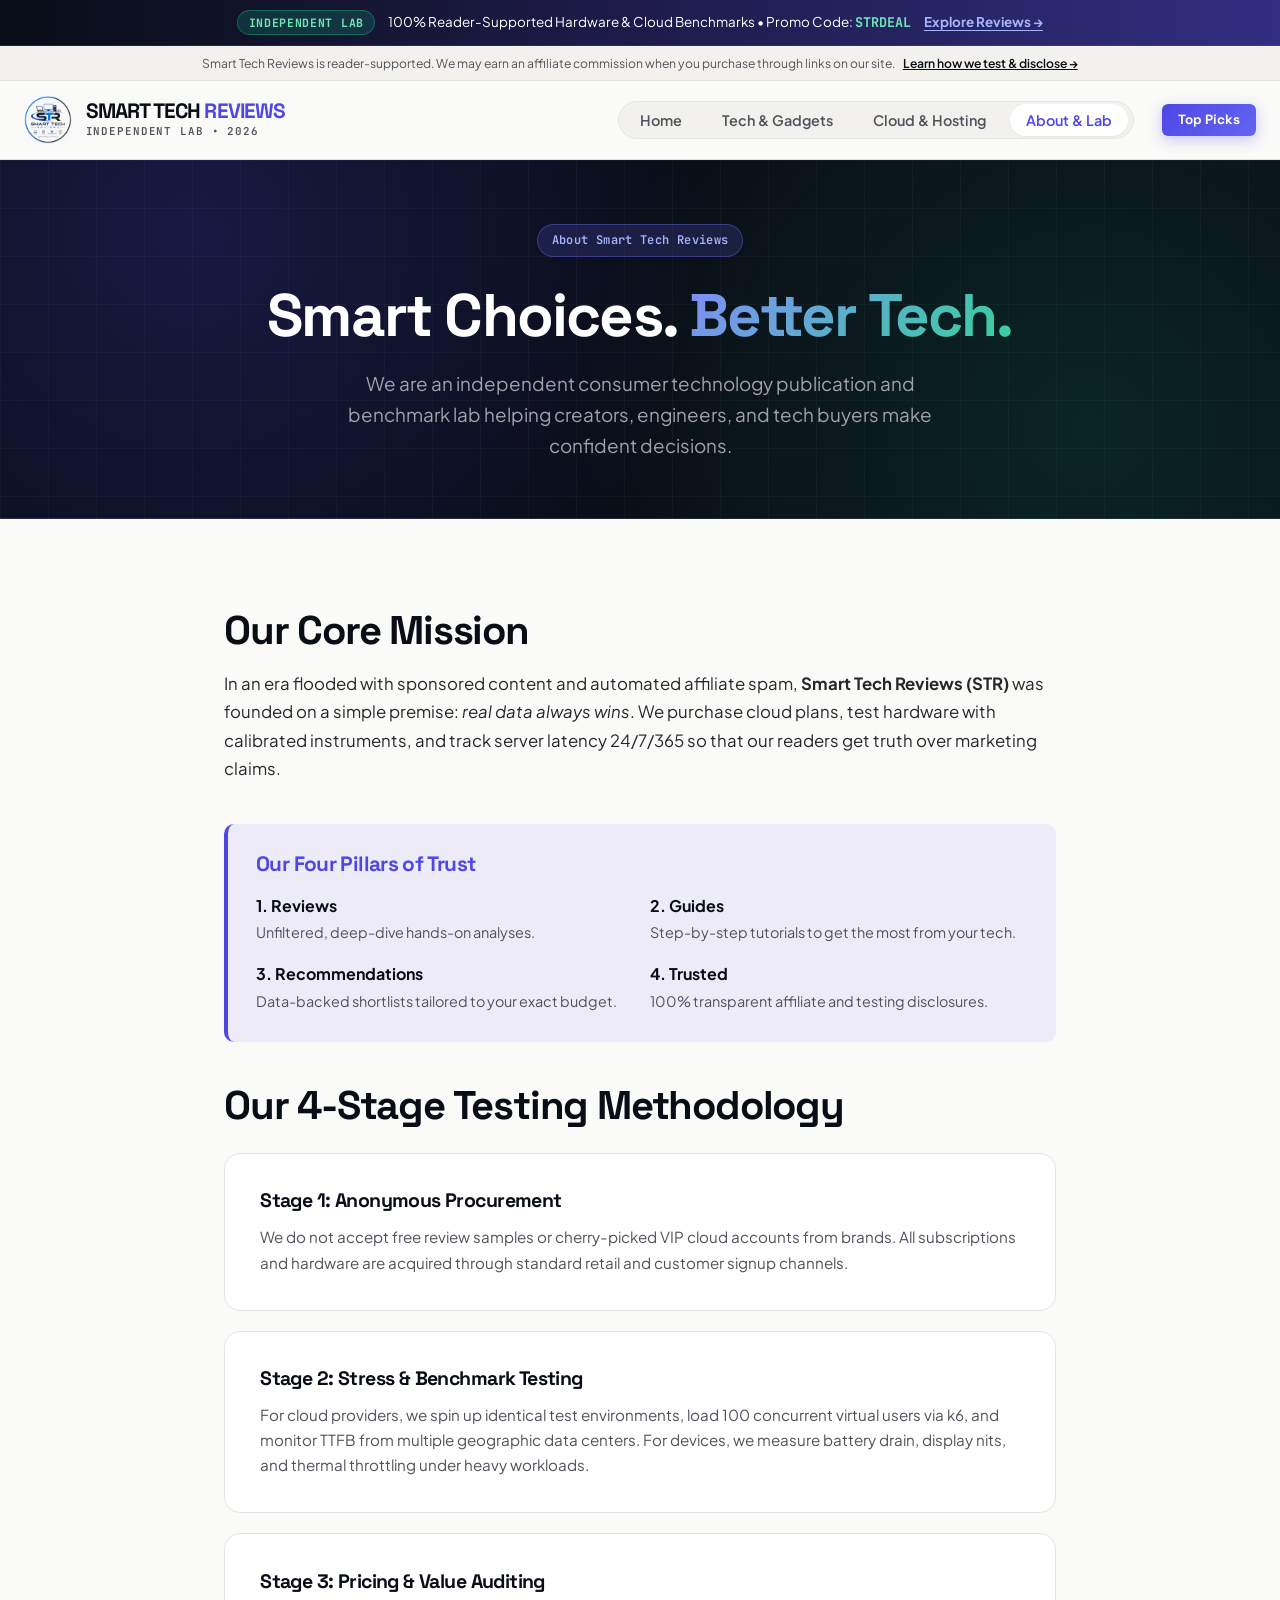
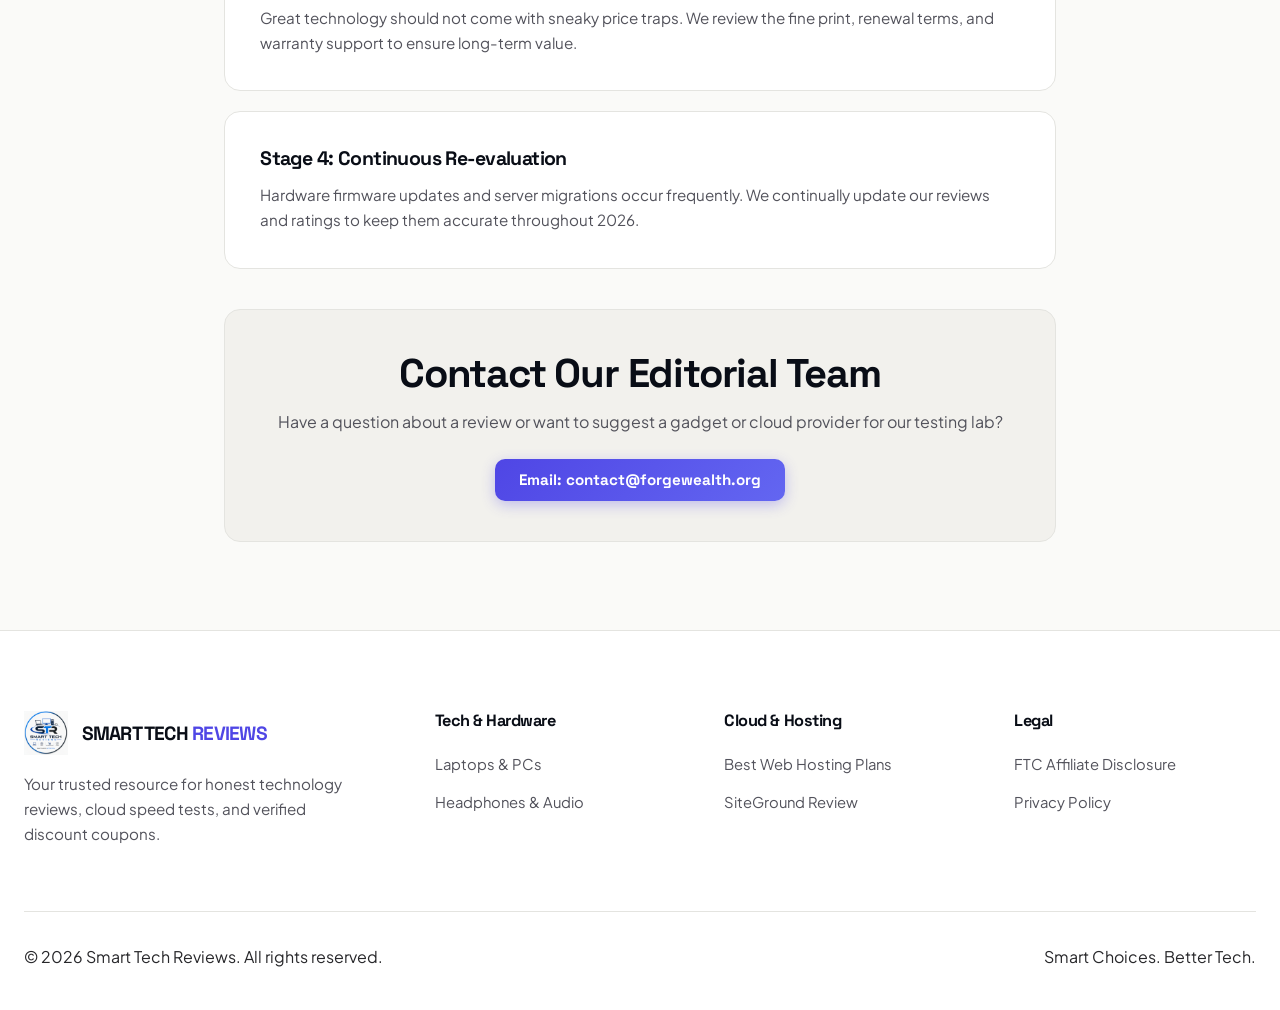
<file: about.html>
<!DOCTYPE html>
<html lang="en">
<head>
  <meta charset="UTF-8">
  <meta name="viewport" content="width=device-width, initial-scale=1.0">
  <title>About Smart Tech Reviews | Our Mission, Lab Testing &amp; Standards</title>
  <meta name="description" content="Learn about Smart Tech Reviews, our independent testing laboratory, rigorous benchmarking processes, and editorial ethics. Smart choices for better tech.">
  <link rel="icon" type="image/png" href="assets/logo.png">
  <link rel="stylesheet" href="styles.css">

  <!-- Impact Universal Tracking Tag -->
  <script type="text/javascript">(function(i,m,p,a,c,t){c.ire_o=p;c[p]=c[p]||function(){(c[p].a=c[p].a||[]).push(arguments)};t=a.createElement(m);var z=a.getElementsByTagName(m)[0];t.async=1;t.src=i;z.parentNode.insertBefore(t,z)})('https://utt.impactcdn.com/P-A7849010-0df6-4272-acf3-c9745a084b071.js','script','impactStat',document,window);impactStat('transformLinks');impactStat('trackImpression');</script>
</head>
<body>

  <!-- Top Announcement Bar -->
  <aside class="announcement-bar">
    <div class="container">
      <span class="announcement-tag">Independent Lab</span>
      <span>100% Reader-Supported Hardware &amp; Cloud Benchmarks &bull; Promo Code: <strong style="color: #6ee7b7; font-family: var(--font-mono);">STRDEAL</strong></span>
      <a href="gadgets.html" class="announcement-link">Explore Reviews &rarr;</a>
    </div>
  </aside>

  <!-- Reader Disclosure -->
  <div class="affiliate-disclosure-banner">
    <div class="container">
      <span>Smart Tech Reviews is reader-supported. We may earn an affiliate commission when you purchase through links on our site.</span>
      <a href="disclosure.html">Learn how we test &amp; disclose &rarr;</a>
    </div>
  </div>

  <!-- Header -->
  <header class="site-header">
    <div class="container header-inner">
      <a href="index.html" class="logo-link">
        <img src="assets/logo.png" alt="Smart Tech Reviews" class="logo-img" width="48" height="48">
        <div class="logo-text-group">
          <span class="logo-title">SMART TECH <span>REVIEWS</span></span>
          <span class="logo-tagline">Independent Lab &bull; 2026</span>
        </div>
      </a>
      <nav class="main-nav" id="mainNav">
        <ul class="nav-links">
          <li><a href="index.html" class="nav-link">Home</a></li>
          <li><a href="gadgets.html" class="nav-link">Tech &amp; Gadgets</a></li>
          <li><a href="hosting.html" class="nav-link">Cloud &amp; Hosting</a></li>
          <li><a href="about.html" class="nav-link active">About &amp; Lab</a></li>
        </ul>
        <div class="nav-actions">
          <a href="gadgets.html" class="btn btn-primary btn-sm">Top Picks</a>
        </div>
      </nav>
      <button class="mobile-menu-btn" id="mobileMenuToggle" aria-label="Open mobile menu">
        <svg width="24" height="24" viewBox="0 0 24 24" fill="none" stroke="currentColor" stroke-width="2"><line x1="3" y1="12" x2="21" y2="12"></line><line x1="3" y1="6" x2="21" y2="6"></line><line x1="3" y1="18" x2="21" y2="18"></line></svg>
      </button>
    </div>
  </header>

  <main>
    <section class="hero-section" style="padding: 4rem 0 3.5rem;">
      <div class="container" style="text-align: center; max-width: 800px;">
        <div class="hero-badge-row" style="justify-content: center;">
          <span class="badge-pill badge-pill-blue">About Smart Tech Reviews</span>
        </div>
        <h1 class="hero-title" style="margin-bottom: 1rem;">Smart Choices. <span class="highlight">Better Tech.</span></h1>
        <p class="hero-description" style="margin: 0 auto;">
          We are an independent consumer technology publication and benchmark lab helping creators, engineers, and tech buyers make confident decisions.
        </p>
      </div>
    </section>

    <section class="section">
      <div class="container" style="max-width: 880px;">
        <div style="display: flex; flex-direction: column; gap: 2.5rem;">
          <div>
            <h2>Our Core Mission</h2>
            <p style="font-size: 1.05rem; color: var(--text-main); margin-top: 1rem; line-height: 1.7;">
              In an era flooded with sponsored content and automated affiliate spam, <strong>Smart Tech Reviews (STR)</strong> was founded on a simple premise: <em>real data always wins</em>. We purchase cloud plans, test hardware with calibrated instruments, and track server latency 24/7/365 so that our readers get truth over marketing claims.
            </p>
          </div>

          <!-- Highlight Box -->
          <div style="background: var(--brand-blue-subtle); border-left: 4px solid var(--brand-blue); padding: 1.75rem; border-radius: var(--radius-md);">
            <h3 style="color: var(--brand-blue); font-size: 1.3rem; margin-bottom: 0.5rem;">Our Four Pillars of Trust</h3>
            <div class="pillars-grid">
              <div>
                <strong style="color: var(--dark-slate); display: block;">1. Reviews</strong>
                <span style="font-size: 0.9rem; color: var(--text-muted);">Unfiltered, deep-dive hands-on analyses.</span>
              </div>
              <div>
                <strong style="color: var(--dark-slate); display: block;">2. Guides</strong>
                <span style="font-size: 0.9rem; color: var(--text-muted);">Step-by-step tutorials to get the most from your tech.</span>
              </div>
              <div>
                <strong style="color: var(--dark-slate); display: block;">3. Recommendations</strong>
                <span style="font-size: 0.9rem; color: var(--text-muted);">Data-backed shortlists tailored to your exact budget.</span>
              </div>
              <div>
                <strong style="color: var(--dark-slate); display: block;">4. Trusted</strong>
                <span style="font-size: 0.9rem; color: var(--text-muted);">100% transparent affiliate and testing disclosures.</span>
              </div>
            </div>
          </div>

          <div id="methodology">
            <h2>Our 4-Stage Testing Methodology</h2>
            <div style="display: flex; flex-direction: column; gap: 1.25rem; margin-top: 1.5rem;">
              <div class="process-card">
                <h4>Stage 1: Anonymous Procurement</h4>
                <p>We do not accept free review samples or cherry-picked VIP cloud accounts from brands. All subscriptions and hardware are acquired through standard retail and customer signup channels.</p>
              </div>
              <div class="process-card">
                <h4>Stage 2: Stress &amp; Benchmark Testing</h4>
                <p>For cloud providers, we spin up identical test environments, load 100 concurrent virtual users via k6, and monitor TTFB from multiple geographic data centers. For devices, we measure battery drain, display nits, and thermal throttling under heavy workloads.</p>
              </div>
              <div class="process-card">
                <h4>Stage 3: Pricing &amp; Value Auditing</h4>
                <p>Great technology should not come with sneaky price traps. We review the fine print, renewal terms, and warranty support to ensure long-term value.</p>
              </div>
              <div class="process-card">
                <h4>Stage 4: Continuous Re-evaluation</h4>
                <p>Hardware firmware updates and server migrations occur frequently. We continually update our reviews and ratings to keep them accurate throughout 2026.</p>
              </div>
            </div>
          </div>

          <div id="contact" style="background: var(--bg-secondary); border: 1px solid var(--border-light); border-radius: var(--radius-lg); padding: 2.5rem; text-align: center;">
            <h2>Contact Our Editorial Team</h2>
            <p style="color: var(--text-muted); margin: 0.75rem 0 1.5rem;">
              Have a question about a review or want to suggest a gadget or cloud provider for our testing lab?
            </p>
            <a href="mailto:contact@forgewealth.org" class="btn btn-primary">
              Email: contact@forgewealth.org
            </a>
          </div>
        </div>
      </div>
    </section>
  </main>

  <!-- Site Footer -->
  <footer class="site-footer">
    <div class="container">
      <div class="footer-top">
        <div class="footer-brand">
          <a href="index.html" class="logo-link">
            <img src="assets/logo.png" alt="Smart Tech Reviews" width="44" height="44">
            <span class="logo-title" style="font-size: 1.2rem;">SMART TECH <span>REVIEWS</span></span>
          </a>
          <p>
            Your trusted resource for honest technology reviews, cloud speed tests, and verified discount coupons.
          </p>
        </div>
        <div class="footer-col">
          <h5>Tech &amp; Hardware</h5>
          <ul>
            <li><a href="gadgets.html#macbook">Laptops &amp; PCs</a></li>
            <li><a href="gadgets.html#sony-headphones">Headphones &amp; Audio</a></li>
          </ul>
        </div>
        <div class="footer-col">
          <h5>Cloud &amp; Hosting</h5>
          <ul>
            <li><a href="hosting.html">Best Web Hosting Plans</a></li>
            <li><a href="hosting.html#siteground">SiteGround Review</a></li>
          </ul>
        </div>
        <div class="footer-col">
          <h5>Legal</h5>
          <ul>
            <li><a href="disclosure.html">FTC Affiliate Disclosure</a></li>
            <li><a href="disclosure.html#privacy">Privacy Policy</a></li>
          </ul>
        </div>
      </div>
      <div class="footer-bottom">
        <p>&copy; 2026 Smart Tech Reviews. All rights reserved.</p>
        <p>Smart Choices. Better Tech.</p>
      </div>
    </div>
  </footer>

  <script src="app.js"></script>
</body>
</html>
</file>
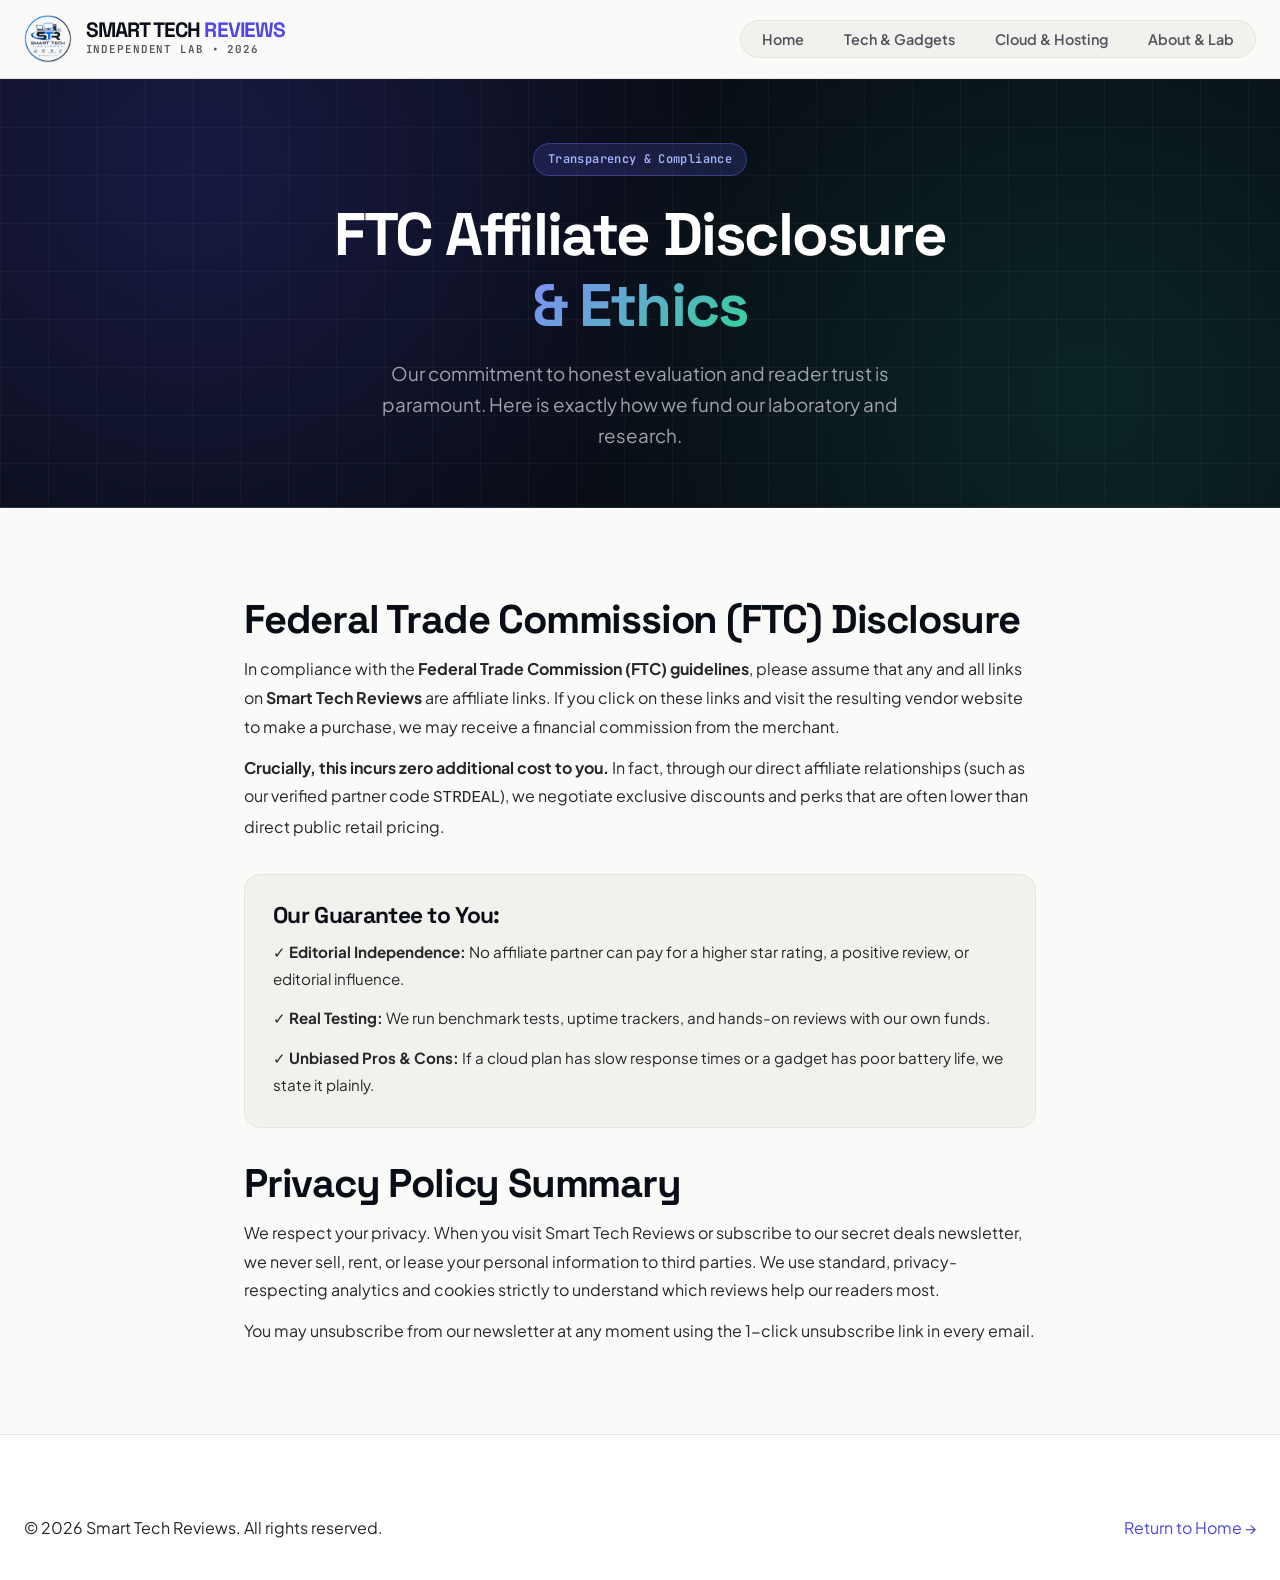
<file: disclosure.html>
<!DOCTYPE html>
<html lang="en">
<head>
  <meta charset="UTF-8">
  <meta name="viewport" content="width=device-width, initial-scale=1.0">
  <title>Affiliate Disclosure &amp; Editorial Ethics | Smart Tech Reviews</title>
  <meta name="description" content="FTC compliant affiliate disclosure and editorial policy for Smart Tech Reviews. Learn how we earn commissions and maintain 100% testing objectivity.">
  <link rel="icon" type="image/png" href="assets/logo.png">
  <link rel="stylesheet" href="styles.css">

  <!-- Impact Universal Tracking Tag -->
  <script type="text/javascript">(function(i,m,p,a,c,t){c.ire_o=p;c[p]=c[p]||function(){(c[p].a=c[p].a||[]).push(arguments)};t=a.createElement(m);var z=a.getElementsByTagName(m)[0];t.async=1;t.src=i;z.parentNode.insertBefore(t,z)})('https://utt.impactcdn.com/P-A7849010-0df6-4272-acf3-c9745a084b071.js','script','impactStat',document,window);impactStat('transformLinks');impactStat('trackImpression');</script>
</head>
<body>

  <!-- Header -->
  <header class="site-header">
    <div class="container header-inner">
      <a href="index.html" class="logo-link">
        <img src="assets/logo.png" alt="Smart Tech Reviews" class="logo-img" width="48" height="48">
        <div class="logo-text-group">
          <span class="logo-title">SMART TECH <span>REVIEWS</span></span>
          <span class="logo-tagline">Independent Lab &bull; 2026</span>
        </div>
      </a>
      <nav class="main-nav" id="mainNav">
        <ul class="nav-links">
          <li><a href="index.html" class="nav-link">Home</a></li>
          <li><a href="gadgets.html" class="nav-link">Tech &amp; Gadgets</a></li>
          <li><a href="hosting.html" class="nav-link">Cloud &amp; Hosting</a></li>
          <li><a href="about.html" class="nav-link">About &amp; Lab</a></li>
        </ul>
      </nav>
      <button class="mobile-menu-btn" id="mobileMenuToggle" aria-label="Open mobile menu">
        <svg width="24" height="24" viewBox="0 0 24 24" fill="none" stroke="currentColor" stroke-width="2"><line x1="3" y1="12" x2="21" y2="12"></line><line x1="3" y1="6" x2="21" y2="6"></line><line x1="3" y1="18" x2="21" y2="18"></line></svg>
      </button>
    </div>
  </header>

  <main>
    <section class="hero-section" style="padding: 4rem 0 3.5rem;">
      <div class="container" style="text-align: center; max-width: 800px;">
        <div class="hero-badge-row" style="justify-content: center;">
          <span class="badge-pill badge-pill-blue">Transparency &amp; Compliance</span>
        </div>
        <h1 class="hero-title" style="margin-bottom: 1rem;">FTC Affiliate Disclosure <span class="highlight">&amp; Ethics</span></h1>
        <p class="hero-description" style="margin: 0 auto;">
          Our commitment to honest evaluation and reader trust is paramount. Here is exactly how we fund our laboratory and research.
        </p>
      </div>
    </section>

    <section class="section">
      <div class="container" style="max-width: 840px;">
        <div style="display: flex; flex-direction: column; gap: 2rem; font-size: 1.05rem; line-height: 1.8;">
          <div>
            <h2>Federal Trade Commission (FTC) Disclosure</h2>
            <p style="margin-top: 0.75rem;">
              In compliance with the <strong>Federal Trade Commission (FTC) guidelines</strong>, please assume that any and all links on <strong>Smart Tech Reviews</strong> are affiliate links. If you click on these links and visit the resulting vendor website to make a purchase, we may receive a financial commission from the merchant.
            </p>
            <p style="margin-top: 0.75rem;">
              <strong>Crucially, this incurs zero additional cost to you.</strong> In fact, through our direct affiliate relationships (such as our verified partner code <code>STRDEAL</code>), we negotiate exclusive discounts and perks that are often lower than direct public retail pricing.
            </p>
          </div>

          <div style="background: var(--bg-secondary); padding: 1.75rem; border-radius: var(--radius-lg); border: 1px solid var(--border-light);">
            <h3 style="color: var(--dark-slate); margin-bottom: 0.5rem;">Our Guarantee to You:</h3>
            <ul style="list-style: none; display: flex; flex-direction: column; gap: 0.75rem; font-size: 0.95rem;">
              <li>✓ <strong>Editorial Independence:</strong> No affiliate partner can pay for a higher star rating, a positive review, or editorial influence.</li>
              <li>✓ <strong>Real Testing:</strong> We run benchmark tests, uptime trackers, and hands-on reviews with our own funds.</li>
              <li>✓ <strong>Unbiased Pros &amp; Cons:</strong> If a cloud plan has slow response times or a gadget has poor battery life, we state it plainly.</li>
            </ul>
          </div>

          <div id="privacy">
            <h2>Privacy Policy Summary</h2>
            <p style="margin-top: 0.75rem;">
              We respect your privacy. When you visit Smart Tech Reviews or subscribe to our secret deals newsletter, we never sell, rent, or lease your personal information to third parties. We use standard, privacy-respecting analytics and cookies strictly to understand which reviews help our readers most.
            </p>
            <p style="margin-top: 0.75rem;">
              You may unsubscribe from our newsletter at any moment using the 1-click unsubscribe link in every email.
            </p>
          </div>
        </div>
      </div>
    </section>
  </main>

  <!-- Site Footer -->
  <footer class="site-footer">
    <div class="container">
      <div class="footer-bottom" style="border-top: none; padding-top: 0;">
        <p>&copy; 2026 Smart Tech Reviews. All rights reserved.</p>
        <p><a href="index.html">Return to Home &rarr;</a></p>
      </div>
    </div>
  </footer>

  <script src="app.js"></script>
</body>
</html>
</file>
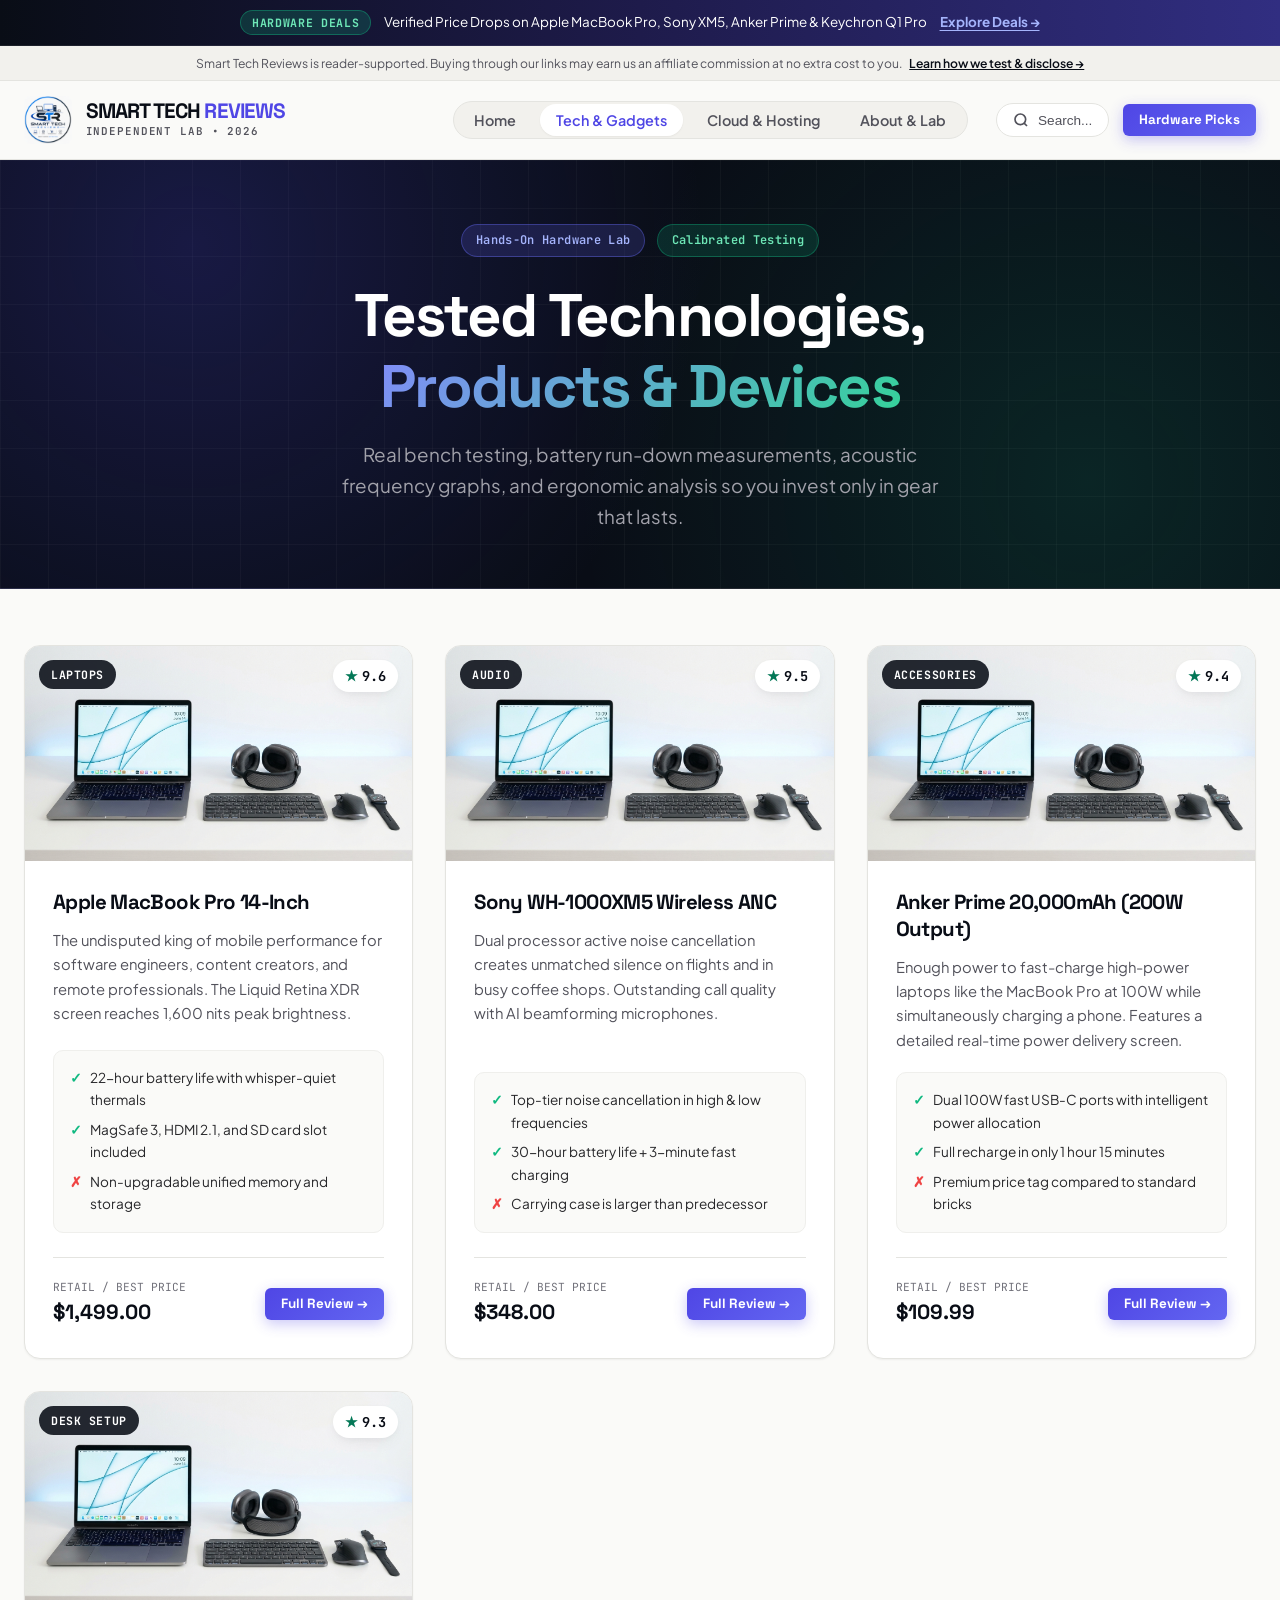
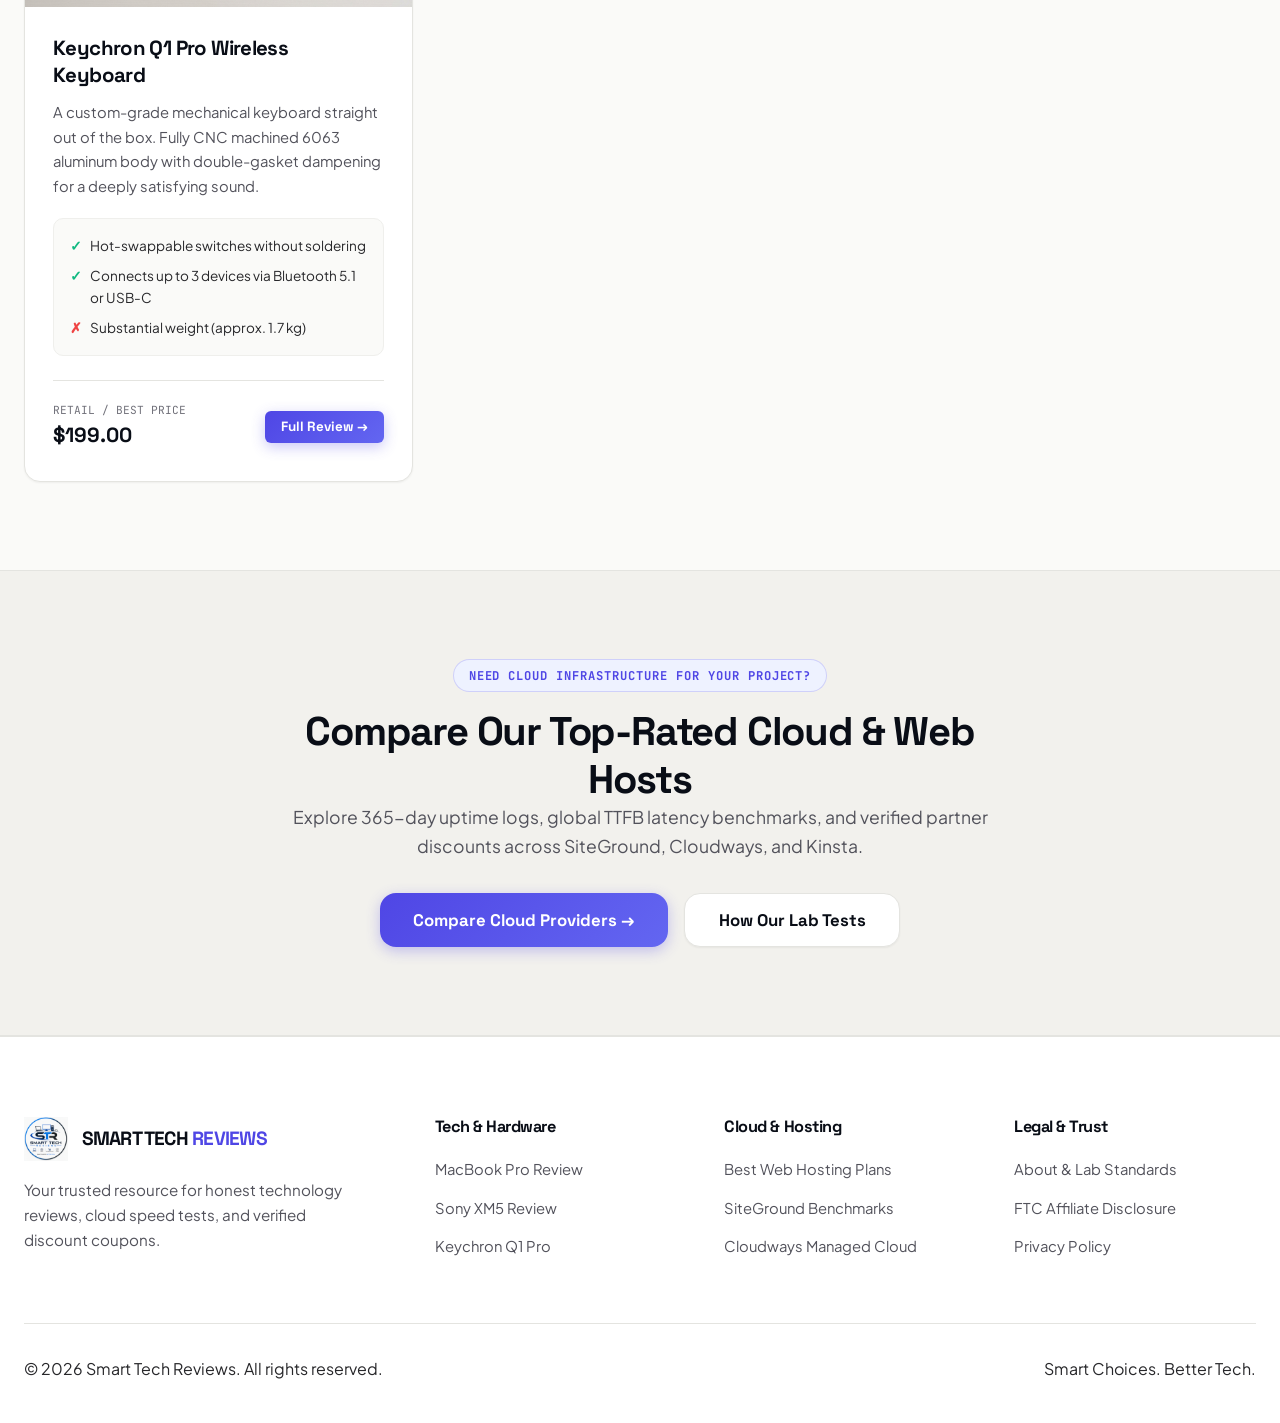
<file: gadgets.html>
<!DOCTYPE html>
<html lang="en">
<head>
  <meta charset="UTF-8">
  <meta name="viewport" content="width=device-width, initial-scale=1.0">
  <title>Tech &amp; Gadget Reviews 2026: Laptops, Audio, Desk Accessories | Smart Tech Reviews</title>
  <meta name="description" content="Discover hands-on reviews of top gadgets, creator laptops, noise-cancelling headphones, mechanical keyboards, and desk tech. Compare specs and find verified best prices.">
  <link rel="icon" type="image/png" href="assets/logo.png">
  <link rel="stylesheet" href="styles.css">

  <!-- Impact Universal Tracking Tag -->
  <script type="text/javascript">(function(i,m,p,a,c,t){c.ire_o=p;c[p]=c[p]||function(){(c[p].a=c[p].a||[]).push(arguments)};t=a.createElement(m);var z=a.getElementsByTagName(m)[0];t.async=1;t.src=i;z.parentNode.insertBefore(t,z)})('https://utt.impactcdn.com/P-A7849010-0df6-4272-acf3-c9745a084b071.js','script','impactStat',document,window);impactStat('transformLinks');impactStat('trackImpression');</script>
</head>
<body>

  <!-- Top Announcement Bar -->
  <aside class="announcement-bar">
    <div class="container">
      <span class="announcement-tag">Hardware Deals</span>
      <span>Verified Price Drops on Apple MacBook Pro, Sony XM5, Anker Prime &amp; Keychron Q1 Pro</span>
      <a href="#featured-gadgets" class="announcement-link">Explore Deals &rarr;</a>
    </div>
  </aside>

  <!-- Reader Disclosure -->
  <div class="affiliate-disclosure-banner">
    <div class="container">
      <span>Smart Tech Reviews is reader-supported. Buying through our links may earn us an affiliate commission at no extra cost to you.</span>
      <a href="disclosure.html">Learn how we test &amp; disclose &rarr;</a>
    </div>
  </div>

  <!-- Header -->
  <header class="site-header">
    <div class="container header-inner">
      <a href="index.html" class="logo-link">
        <img src="assets/logo.png" alt="Smart Tech Reviews" class="logo-img" width="48" height="48">
        <div class="logo-text-group">
          <span class="logo-title">SMART TECH <span>REVIEWS</span></span>
          <span class="logo-tagline">Independent Lab &bull; 2026</span>
        </div>
      </a>
      <nav class="main-nav" id="mainNav">
        <ul class="nav-links">
          <li><a href="index.html" class="nav-link">Home</a></li>
          <li><a href="gadgets.html" class="nav-link active">Tech &amp; Gadgets</a></li>
          <li><a href="hosting.html" class="nav-link">Cloud &amp; Hosting</a></li>
          <li><a href="about.html" class="nav-link">About &amp; Lab</a></li>
        </ul>
        <div class="nav-actions">
          <button class="search-toggle-btn" type="button" aria-label="Search">
            <svg width="16" height="16" viewBox="0 0 24 24" fill="none" stroke="currentColor" stroke-width="2.5"><circle cx="11" cy="11" r="8"></circle><line x1="21" y1="21" x2="16.65" y2="16.65"></line></svg>
            <span>Search...</span>
          </button>
          <a href="#featured-gadgets" class="btn btn-primary btn-sm">Hardware Picks</a>
        </div>
      </nav>
      <button class="mobile-menu-btn" id="mobileMenuToggle" aria-label="Open mobile menu">
        <svg width="24" height="24" viewBox="0 0 24 24" fill="none" stroke="currentColor" stroke-width="2"><line x1="3" y1="12" x2="21" y2="12"></line><line x1="3" y1="6" x2="21" y2="6"></line><line x1="3" y1="18" x2="21" y2="18"></line></svg>
      </button>
    </div>
  </header>

  <main>
    <!-- Gadgets Hero -->
    <section class="hero-section" style="padding: 4rem 0 3.5rem;">
      <div class="container" style="text-align: center; max-width: 820px;">
        <div class="hero-badge-row" style="justify-content: center;">
          <span class="badge-pill badge-pill-blue">Hands-On Hardware Lab</span>
          <span class="badge-pill badge-pill-green">Calibrated Testing</span>
        </div>
        <h1 class="hero-title" style="margin-bottom: 1rem;">Tested Technologies, <span class="highlight">Products &amp; Devices</span></h1>
        <p class="hero-description" style="margin: 0 auto;">
          Real bench testing, battery run-down measurements, acoustic frequency graphs, and ergonomic analysis so you invest only in gear that lasts.
        </p>
      </div>
    </section>

    <!-- Category Filter Bar -->
    <section class="section" id="featured-gadgets" style="padding-top: 3.5rem;">
      <div class="container">
        <!-- Grid of Gadget Reviews -->
        <div class="cards-grid">
          <!-- Item 1: MacBook Pro -->
          <article class="review-card" id="macbook" data-category="laptops">
            <div class="review-card-media">
              <img src="assets/tech-gear.jpg" alt="Apple MacBook Pro 14" loading="lazy">
              <span class="card-category-badge">Laptops</span>
              <span class="card-score-pill"><span>★</span> 9.6</span>
            </div>
            <div class="review-card-body">
              <h3 class="review-card-title"><a href="post.html?slug=macbook-pro-14">Apple MacBook Pro 14-Inch</a></h3>
              <p class="review-card-summary">
                The undisputed king of mobile performance for software engineers, content creators, and remote professionals. The Liquid Retina XDR screen reaches 1,600 nits peak brightness.
              </p>
              
              <div class="pros-cons-mini">
                <div class="pros-mini"><span class="icon">✓</span><span>22-hour battery life with whisper-quiet thermals</span></div>
                <div class="pros-mini"><span class="icon">✓</span><span>MagSafe 3, HDMI 2.1, and SD card slot included</span></div>
                <div class="cons-mini"><span class="icon">✗</span><span>Non-upgradable unified memory and storage</span></div>
              </div>

              <div class="review-card-footer">
                <div class="card-price-info">
                  <span class="card-price-label">Retail / Best Price</span>
                  <span class="card-price-val">$1,499.00</span>
                </div>
                <a href="post.html?slug=macbook-pro-14" class="btn btn-primary btn-sm">
                  Full Review &rarr;
                </a>
              </div>
            </div>
          </article>

          <!-- Item 2: Sony WH-1000XM5 -->
          <article class="review-card" id="sony-headphones" data-category="audio">
            <div class="review-card-media">
              <img src="assets/tech-gear.jpg" alt="Sony WH-1000XM5" loading="lazy">
              <span class="card-category-badge">Audio</span>
              <span class="card-score-pill"><span>★</span> 9.5</span>
            </div>
            <div class="review-card-body">
              <h3 class="review-card-title"><a href="post.html?slug=sony-wh-1000xm5">Sony WH-1000XM5 Wireless ANC</a></h3>
              <p class="review-card-summary">
                Dual processor active noise cancellation creates unmatched silence on flights and in busy coffee shops. Outstanding call quality with AI beamforming microphones.
              </p>

              <div class="pros-cons-mini">
                <div class="pros-mini"><span class="icon">✓</span><span>Top-tier noise cancellation in high &amp; low frequencies</span></div>
                <div class="pros-mini"><span class="icon">✓</span><span>30-hour battery life + 3-minute fast charging</span></div>
                <div class="cons-mini"><span class="icon">✗</span><span>Carrying case is larger than predecessor</span></div>
              </div>

              <div class="review-card-footer">
                <div class="card-price-info">
                  <span class="card-price-label">Retail / Best Price</span>
                  <span class="card-price-val">$348.00</span>
                </div>
                <a href="post.html?slug=sony-wh-1000xm5" class="btn btn-primary btn-sm">
                  Full Review &rarr;
                </a>
              </div>
            </div>
          </article>

          <!-- Item 3: Anker Prime Power Bank -->
          <article class="review-card" id="anker-powerbank" data-category="accessories">
            <div class="review-card-media">
              <img src="assets/tech-gear.jpg" alt="Anker Prime Power Bank" loading="lazy">
              <span class="card-category-badge">Accessories</span>
              <span class="card-score-pill"><span>★</span> 9.4</span>
            </div>
            <div class="review-card-body">
              <h3 class="review-card-title"><a href="post.html?slug=anker-prime-20000">Anker Prime 20,000mAh (200W Output)</a></h3>
              <p class="review-card-summary">
                Enough power to fast-charge high-power laptops like the MacBook Pro at 100W while simultaneously charging a phone. Features a detailed real-time power delivery screen.
              </p>

              <div class="pros-cons-mini">
                <div class="pros-mini"><span class="icon">✓</span><span>Dual 100W fast USB-C ports with intelligent power allocation</span></div>
                <div class="pros-mini"><span class="icon">✓</span><span>Full recharge in only 1 hour 15 minutes</span></div>
                <div class="cons-mini"><span class="icon">✗</span><span>Premium price tag compared to standard bricks</span></div>
              </div>

              <div class="review-card-footer">
                <div class="card-price-info">
                  <span class="card-price-label">Retail / Best Price</span>
                  <span class="card-price-val">$109.99</span>
                </div>
                <a href="post.html?slug=anker-prime-20000" class="btn btn-primary btn-sm">
                  Full Review &rarr;
                </a>
              </div>
            </div>
          </article>

          <!-- Item 4: Keychron Q1 Pro Keyboard -->
          <article class="review-card" id="keychron" data-category="accessories">
            <div class="review-card-media">
              <img src="assets/tech-gear.jpg" alt="Keychron Q1 Pro Mechanical Keyboard" loading="lazy">
              <span class="card-category-badge">Desk Setup</span>
              <span class="card-score-pill"><span>★</span> 9.3</span>
            </div>
            <div class="review-card-body">
              <h3 class="review-card-title"><a href="post.html?slug=keychron-q1-pro">Keychron Q1 Pro Wireless Keyboard</a></h3>
              <p class="review-card-summary">
                A custom-grade mechanical keyboard straight out of the box. Fully CNC machined 6063 aluminum body with double-gasket dampening for a deeply satisfying sound.
              </p>

              <div class="pros-cons-mini">
                <div class="pros-mini"><span class="icon">✓</span><span>Hot-swappable switches without soldering</span></div>
                <div class="pros-mini"><span class="icon">✓</span><span>Connects up to 3 devices via Bluetooth 5.1 or USB-C</span></div>
                <div class="cons-mini"><span class="icon">✗</span><span>Substantial weight (approx. 1.7 kg)</span></div>
              </div>

              <div class="review-card-footer">
                <div class="card-price-info">
                  <span class="card-price-label">Retail / Best Price</span>
                  <span class="card-price-val">$199.00</span>
                </div>
                <a href="post.html?slug=keychron-q1-pro" class="btn btn-primary btn-sm">
                  Full Review &rarr;
                </a>
              </div>
            </div>
          </article>
        </div>
      </div>
    </section>

    <!-- Cloud Infrastructure Cross-Promotion Section -->
    <section class="section section-light">
      <div class="container" style="text-align: center; max-width: 780px;">
        <span class="section-tag">Need Cloud Infrastructure For Your Project?</span>
        <h2>Compare Our Top-Rated Cloud &amp; Web Hosts</h2>
        <p style="font-size: 1.1rem; color: var(--text-muted); margin-bottom: 2rem;">
          Explore 365-day uptime logs, global TTFB latency benchmarks, and verified partner discounts across SiteGround, Cloudways, and Kinsta.
        </p>
        <div style="display: flex; justify-content: center; gap: 1rem; flex-wrap: wrap;">
          <a href="hosting.html" class="btn btn-primary btn-lg">
            Compare Cloud Providers &rarr;
          </a>
          <a href="about.html#methodology" class="btn btn-secondary btn-lg">
            How Our Lab Tests
          </a>
        </div>
      </div>
    </section>
  </main>

  <!-- Site Footer -->
  <footer class="site-footer">
    <div class="container">
      <div class="footer-top">
        <div class="footer-brand">
          <a href="index.html" class="logo-link">
            <img src="assets/logo.png" alt="Smart Tech Reviews" width="44" height="44">
            <span class="logo-title" style="font-size: 1.2rem;">SMART TECH <span>REVIEWS</span></span>
          </a>
          <p>
            Your trusted resource for honest technology reviews, cloud speed tests, and verified discount coupons.
          </p>
        </div>
        <div class="footer-col">
          <h5>Tech &amp; Hardware</h5>
          <ul>
            <li><a href="gadgets.html#macbook">MacBook Pro Review</a></li>
            <li><a href="gadgets.html#sony-headphones">Sony XM5 Review</a></li>
            <li><a href="gadgets.html#keychron">Keychron Q1 Pro</a></li>
          </ul>
        </div>
        <div class="footer-col">
          <h5>Cloud &amp; Hosting</h5>
          <ul>
            <li><a href="hosting.html">Best Web Hosting Plans</a></li>
            <li><a href="hosting.html#siteground">SiteGround Benchmarks</a></li>
            <li><a href="hosting.html#cloudways">Cloudways Managed Cloud</a></li>
          </ul>
        </div>
        <div class="footer-col">
          <h5>Legal &amp; Trust</h5>
          <ul>
            <li><a href="about.html">About &amp; Lab Standards</a></li>
            <li><a href="disclosure.html">FTC Affiliate Disclosure</a></li>
            <li><a href="disclosure.html#privacy">Privacy Policy</a></li>
          </ul>
        </div>
      </div>
      <div class="footer-bottom">
        <p>&copy; 2026 Smart Tech Reviews. All rights reserved.</p>
        <p>Smart Choices. Better Tech.</p>
      </div>
    </div>
  </footer>

  <!-- Search Modal -->
  <div class="search-modal" id="searchModal" role="dialog" aria-modal="true" aria-label="Search dialog">
    <div class="modal-content">
      <div class="modal-search-header">
        <svg width="22" height="22" viewBox="0 0 24 24" fill="none" stroke="var(--brand-blue)" stroke-width="2.5"><circle cx="11" cy="11" r="8"></circle><line x1="21" y1="21" x2="16.65" y2="16.65"></line></svg>
        <input type="text" class="modal-search-input" id="modalSearchInput" placeholder="Type to search laptops, headphones, cloud hosting...">
        <button class="modal-close-btn" id="modalCloseBtn" aria-label="Close search">&times;</button>
      </div>
      <div class="modal-results-list" id="modalResultsList">
        <p style="text-align: center; color: var(--text-muted); padding: 2rem 0;">
          Type to search 150+ reviews, comparisons, deals and tech gadgets...
        </p>
      </div>
    </div>
  </div>

  <script src="app.js"></script>
</body>
</html>
</file>
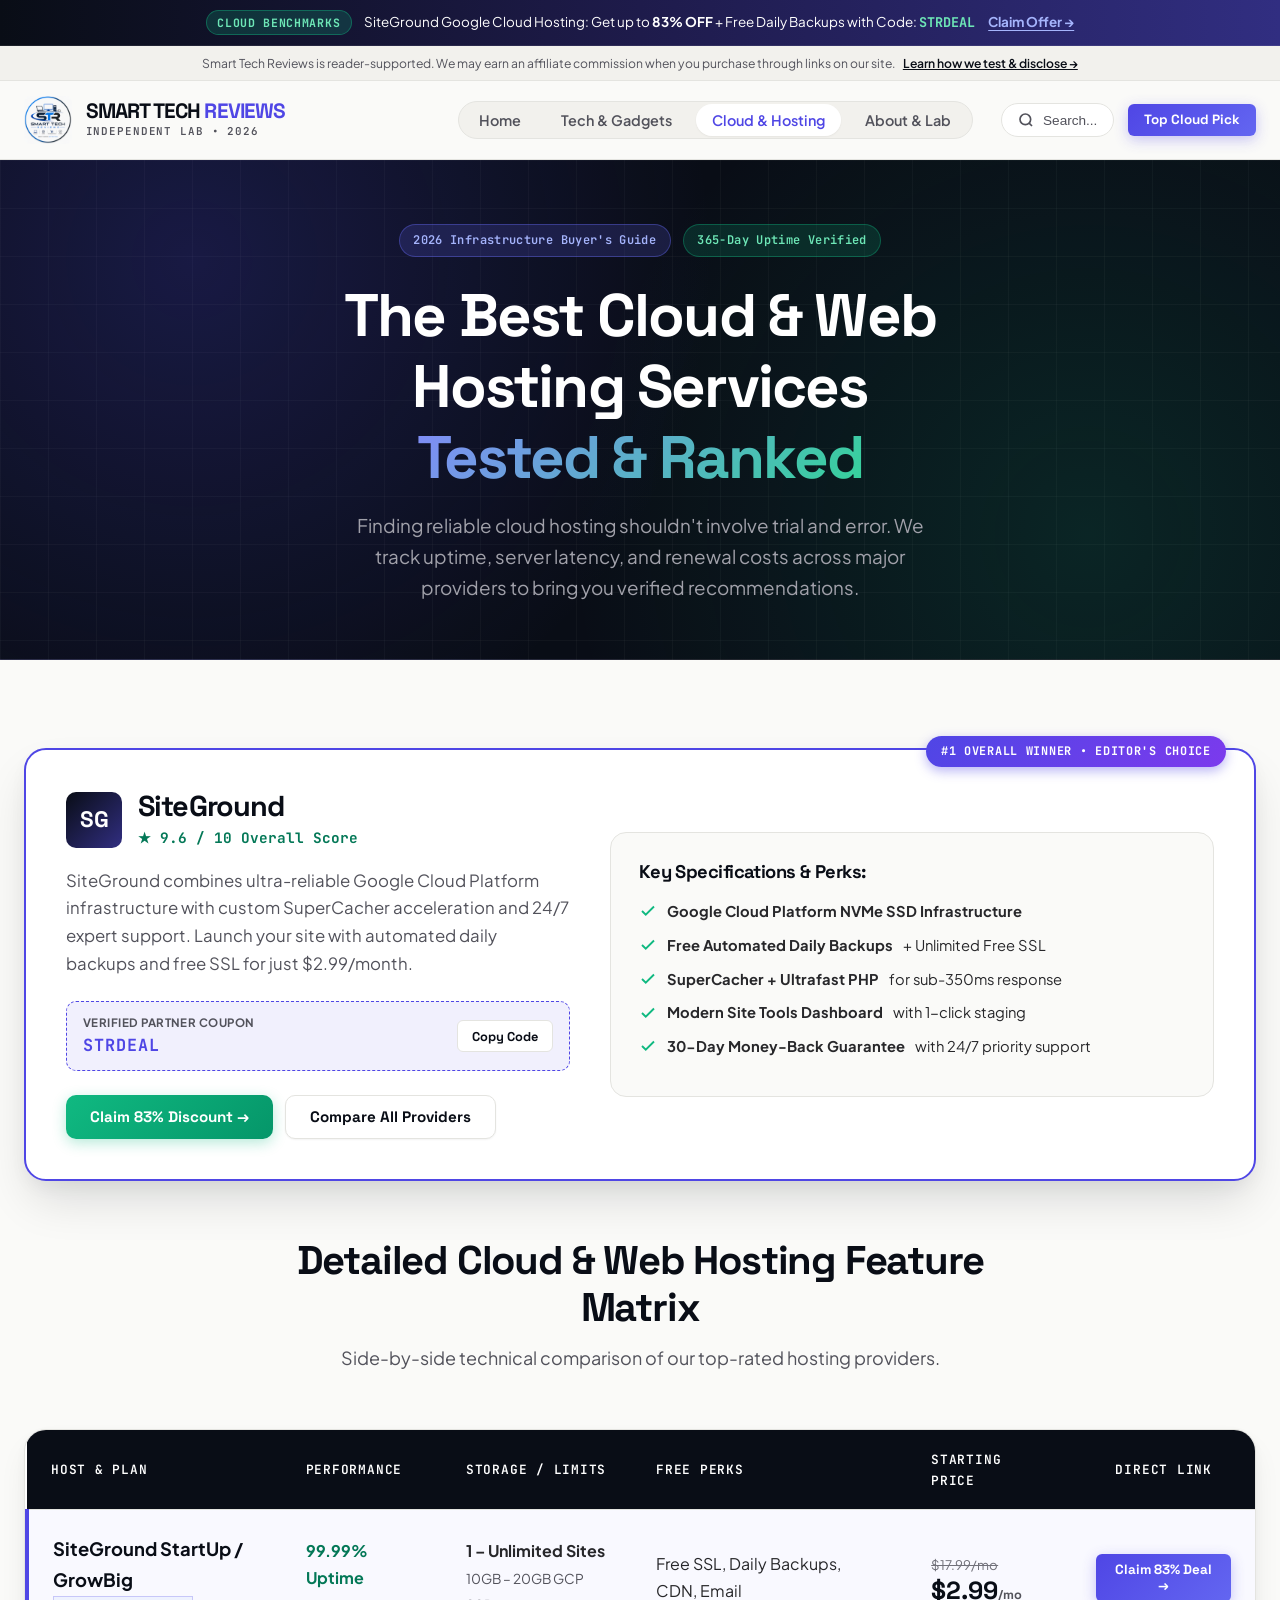
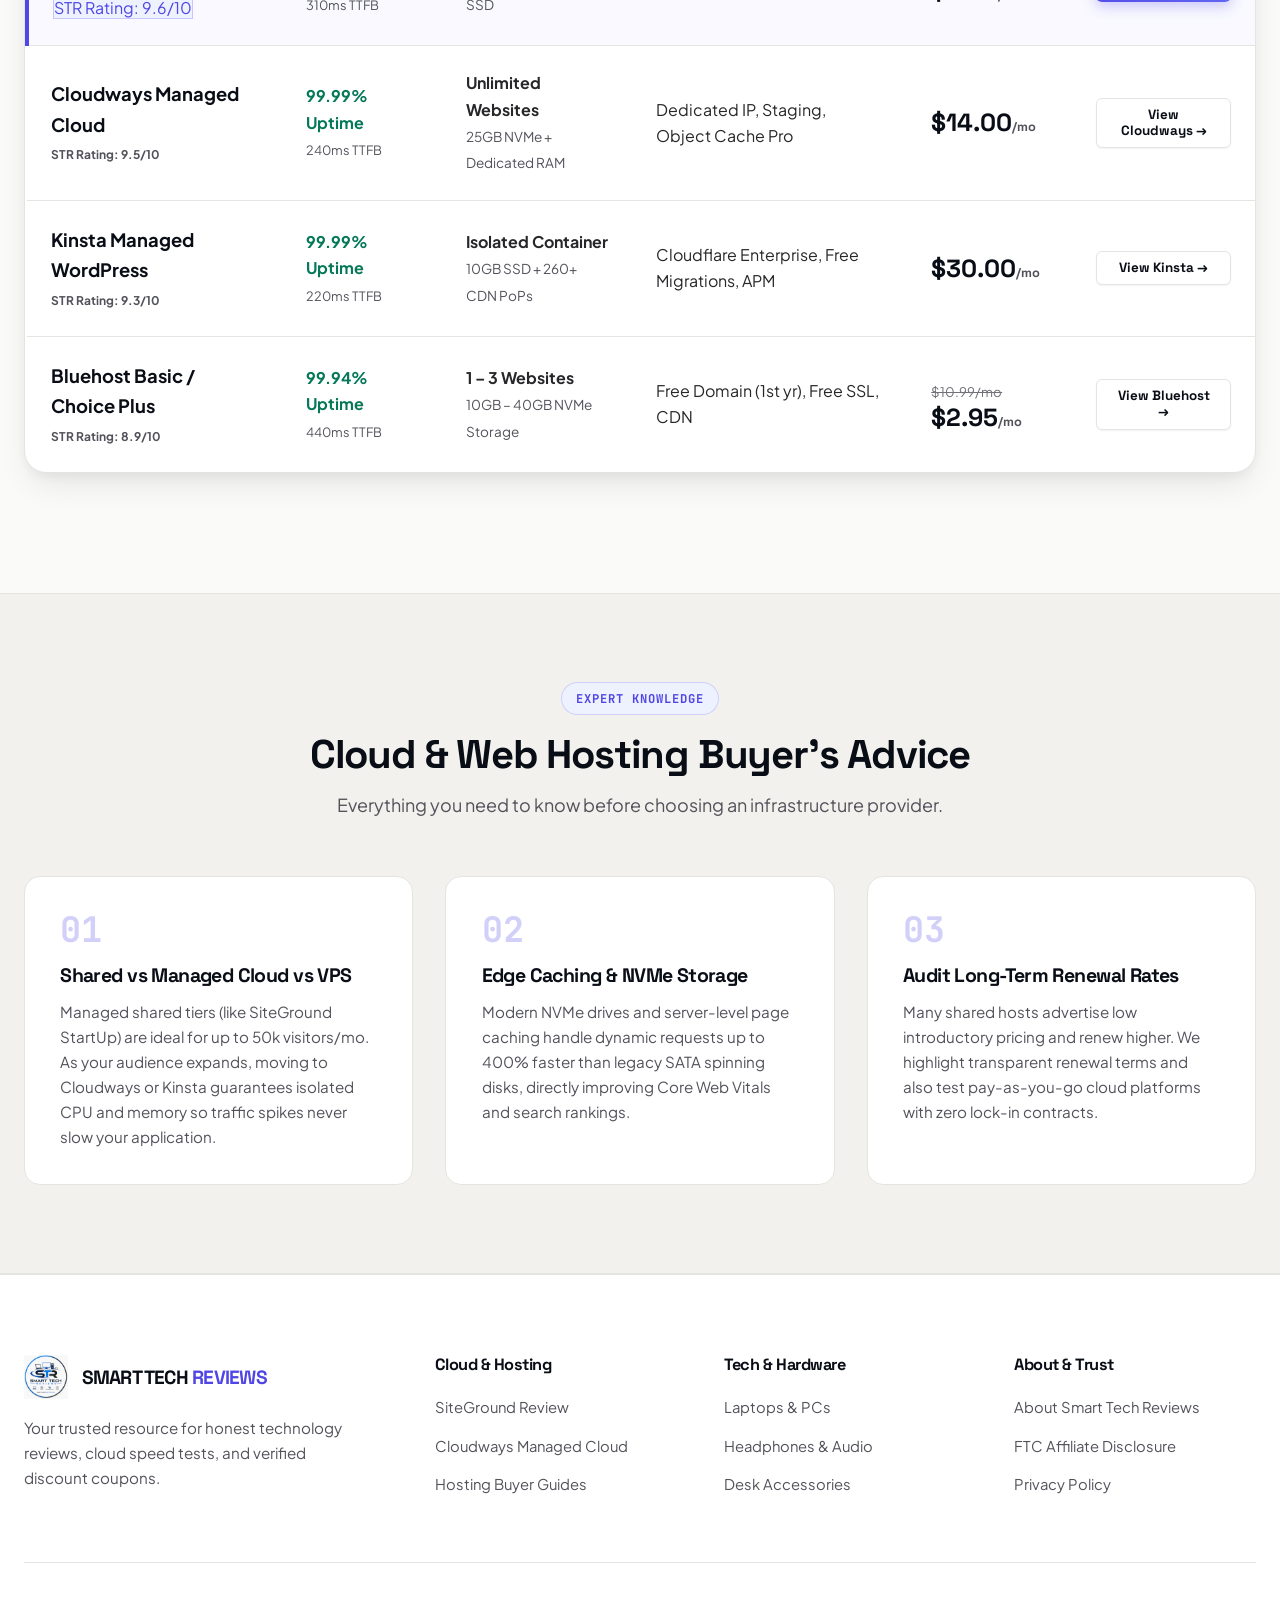
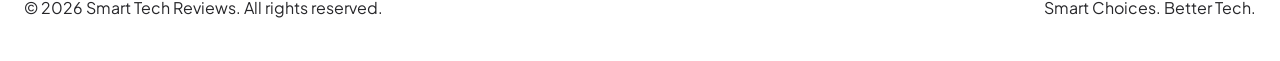
<file: hosting.html>
<!DOCTYPE html>
<html lang="en">
<head>
  <meta charset="UTF-8">
  <meta name="viewport" content="width=device-width, initial-scale=1.0">
  <title>Best Cloud &amp; Web Hosting Providers 2026: Speed, Pricing &amp; Plans Tested | Smart Tech Reviews</title>
  <meta name="description" content="Compare the best web hosting services of 2026. Data-backed performance tests for SiteGround, Cloudways, Kinsta, and Bluehost with verified coupon discounts.">
  <link rel="icon" type="image/png" href="assets/logo.png">
  <link rel="stylesheet" href="styles.css">

  <!-- Impact Universal Tracking Tag -->
  <script type="text/javascript">(function(i,m,p,a,c,t){c.ire_o=p;c[p]=c[p]||function(){(c[p].a=c[p].a||[]).push(arguments)};t=a.createElement(m);var z=a.getElementsByTagName(m)[0];t.async=1;t.src=i;z.parentNode.insertBefore(t,z)})('https://utt.impactcdn.com/P-A7849010-0df6-4272-acf3-c9745a084b071.js','script','impactStat',document,window);impactStat('transformLinks');impactStat('trackImpression');</script>
</head>
<body>

  <!-- Top Announcement Bar -->
  <aside class="announcement-bar">
    <div class="container">
      <span class="announcement-tag">Cloud Benchmarks</span>
      <span>SiteGround Google Cloud Hosting: Get up to <strong>83% OFF</strong> + Free Daily Backups with Code: <strong style="color: #6ee7b7; font-family: var(--font-mono);">STRDEAL</strong></span>
      <a href="#siteground" class="announcement-link">Claim Offer &rarr;</a>
    </div>
  </aside>

  <!-- Reader Disclosure -->
  <div class="affiliate-disclosure-banner">
    <div class="container">
      <span>Smart Tech Reviews is reader-supported. We may earn an affiliate commission when you purchase through links on our site.</span>
      <a href="disclosure.html">Learn how we test &amp; disclose &rarr;</a>
    </div>
  </div>

  <!-- Header -->
  <header class="site-header">
    <div class="container header-inner">
      <a href="index.html" class="logo-link">
        <img src="assets/logo.png" alt="Smart Tech Reviews" class="logo-img" width="48" height="48">
        <div class="logo-text-group">
          <span class="logo-title">SMART TECH <span>REVIEWS</span></span>
          <span class="logo-tagline">Independent Lab &bull; 2026</span>
        </div>
      </a>
      <nav class="main-nav" id="mainNav">
        <ul class="nav-links">
          <li><a href="index.html" class="nav-link">Home</a></li>
          <li><a href="gadgets.html" class="nav-link">Tech &amp; Gadgets</a></li>
          <li><a href="hosting.html" class="nav-link active">Cloud &amp; Hosting</a></li>
          <li><a href="about.html" class="nav-link">About &amp; Lab</a></li>
        </ul>
        <div class="nav-actions">
          <button class="search-toggle-btn" type="button" aria-label="Search">
            <svg width="16" height="16" viewBox="0 0 24 24" fill="none" stroke="currentColor" stroke-width="2.5"><circle cx="11" cy="11" r="8"></circle><line x1="21" y1="21" x2="16.65" y2="16.65"></line></svg>
            <span>Search...</span>
          </button>
          <a href="#siteground" class="btn btn-primary btn-sm">Top Cloud Pick</a>
        </div>
      </nav>
      <button class="mobile-menu-btn" id="mobileMenuToggle" aria-label="Open mobile menu">
        <svg width="24" height="24" viewBox="0 0 24 24" fill="none" stroke="currentColor" stroke-width="2"><line x1="3" y1="12" x2="21" y2="12"></line><line x1="3" y1="6" x2="21" y2="6"></line><line x1="3" y1="18" x2="21" y2="18"></line></svg>
      </button>
    </div>
  </header>

  <main>
    <!-- Hosting Hero -->
    <section class="hero-section" style="padding: 4rem 0 3.5rem;">
      <div class="container" style="text-align: center; max-width: 820px;">
        <div class="hero-badge-row" style="justify-content: center;">
          <span class="badge-pill badge-pill-blue">2026 Infrastructure Buyer's Guide</span>
          <span class="badge-pill badge-pill-green">365-Day Uptime Verified</span>
        </div>
        <h1 class="hero-title" style="margin-bottom: 1rem;">The Best Cloud &amp; Web Hosting Services <span class="highlight">Tested &amp; Ranked</span></h1>
        <p class="hero-description" style="margin: 0 auto;">
          Finding reliable cloud hosting shouldn't involve trial and error. We track uptime, server latency, and renewal costs across major providers to bring you verified recommendations.
        </p>
      </div>
    </section>

    <!-- Top Pick Spotlight: SiteGround -->
    <section class="section" id="siteground">
      <div class="container">
        <div style="background: #ffffff; border: 2px solid var(--brand-blue); border-radius: var(--radius-xl); padding: 2.5rem; box-shadow: var(--shadow-xl); position: relative; margin-bottom: 3.5rem;">
          <span class="deal-card-badge" style="top: -14px; right: 28px;">#1 Overall Winner &bull; Editor's Choice</span>
          
          <div class="spotlight-grid">
            <div>
              <div style="display: flex; align-items: center; gap: 1rem; margin-bottom: 1rem;">
                <div class="deal-brand-logo" style="width: 56px; height: 56px; font-size: 1.4rem;">SG</div>
                <div>
                  <h2 style="font-size: 1.8rem; margin: 0;">SiteGround</h2>
                  <span style="color: var(--accent-green-dark); font-weight: 700; font-size: 0.9rem; font-family: var(--font-mono);">★ 9.6 / 10 Overall Score</span>
                </div>
              </div>
              <p style="color: var(--text-muted); font-size: 1.05rem; margin-bottom: 1.5rem;">
                SiteGround combines ultra-reliable Google Cloud Platform infrastructure with custom SuperCacher acceleration and 24/7 expert support. Launch your site with automated daily backups and free SSL for just $2.99/month.
              </p>
              
              <div class="deal-coupon-box" style="margin-bottom: 1.5rem;">
                <div class="coupon-info">
                  <span class="coupon-label">Verified Partner Coupon</span>
                  <span class="coupon-code-text">STRDEAL</span>
                </div>
                <button class="copy-btn" data-coupon="STRDEAL" data-target-url="https://www.siteground.com" type="button">
                  Copy Code
                </button>
              </div>

              <div style="display: flex; gap: 0.75rem; flex-wrap: wrap;">
                <a href="https://www.siteground.com" target="_blank" rel="noopener sponsored" class="btn btn-green">
                  Claim 83% Discount &rarr;
                </a>
                <a href="#comparison-matrix" class="btn btn-secondary">
                  Compare All Providers
                </a>
              </div>
            </div>

            <div style="background: var(--bg-primary); border-radius: var(--radius-lg); padding: 1.75rem; border: 1px solid var(--border-light);">
              <h4 style="margin-bottom: 1rem; font-size: 1.15rem;">Key Specifications &amp; Perks:</h4>
              <ul class="deal-highlights-list" style="margin-bottom: 0;">
                <li><svg width="18" height="18" viewBox="0 0 24 24" fill="none" stroke="#10b981" stroke-width="2.5"><polyline points="20 6 9 17 4 12"></polyline></svg> <strong>Google Cloud Platform NVMe SSD Infrastructure</strong></li>
                <li><svg width="18" height="18" viewBox="0 0 24 24" fill="none" stroke="#10b981" stroke-width="2.5"><polyline points="20 6 9 17 4 12"></polyline></svg> <strong>Free Automated Daily Backups</strong> + Unlimited Free SSL</li>
                <li><svg width="18" height="18" viewBox="0 0 24 24" fill="none" stroke="#10b981" stroke-width="2.5"><polyline points="20 6 9 17 4 12"></polyline></svg> <strong>SuperCacher + Ultrafast PHP</strong> for sub-350ms response</li>
                <li><svg width="18" height="18" viewBox="0 0 24 24" fill="none" stroke="#10b981" stroke-width="2.5"><polyline points="20 6 9 17 4 12"></polyline></svg> <strong>Modern Site Tools Dashboard</strong> with 1-click staging</li>
                <li><svg width="18" height="18" viewBox="0 0 24 24" fill="none" stroke="#10b981" stroke-width="2.5"><polyline points="20 6 9 17 4 12"></polyline></svg> <strong>30-Day Money-Back Guarantee</strong> with 24/7 priority support</li>
              </ul>
            </div>
          </div>
        </div>

        <!-- Full Category Comparison Table -->
        <div class="section-header" id="comparison-matrix">
          <h2>Detailed Cloud &amp; Web Hosting Feature Matrix</h2>
          <p class="section-subtitle">Side-by-side technical comparison of our top-rated hosting providers.</p>
        </div>

        <div class="table-scroll-hint">👉 Swipe table to view all columns &rarr;</div>
        <div class="table-wrapper">
          <table class="comparison-table">
            <thead>
              <tr>
                <th>Host &amp; Plan</th>
                <th>Performance</th>
                <th>Storage / Limits</th>
                <th>Free Perks</th>
                <th>Starting Price</th>
                <th style="text-align: center;">Direct Link</th>
              </tr>
            </thead>
            <tbody>
              <!-- SiteGround -->
              <tr class="highlighted-row">
                <td>
                  <strong style="font-size: 1.15rem; color: var(--dark-slate); display: block;">SiteGround StartUp / GrowBig</strong>
                  <span class="badge badge-winner">STR Rating: 9.6/10</span>
                </td>
                <td>
                  <span style="font-weight: 700; color: var(--accent-green-dark);">99.99% Uptime</span><br>
                  <span style="font-size: 0.8rem; color: var(--text-muted);">310ms TTFB</span>
                </td>
                <td>
                  <strong>1 – Unlimited Sites</strong><br>
                  <span style="font-size: 0.85rem; color: var(--text-muted);">10GB – 20GB GCP SSD</span>
                </td>
                <td>
                  Free SSL, Daily Backups, CDN, Email
                </td>
                <td>
                  <div class="price-cell">
                    <span class="original">$17.99/mo</span>
                    <div class="current">$2.99<span class="period">/mo</span></div>
                  </div>
                </td>
                <td>
                  <a href="https://www.siteground.com" target="_blank" rel="noopener sponsored" class="btn btn-primary btn-sm" style="width: 100%;">
                    Claim 83% Deal &rarr;
                  </a>
                </td>
              </tr>

              <!-- Cloudways -->
              <tr id="cloudways">
                <td>
                  <strong style="font-size: 1.15rem; color: var(--dark-slate); display: block;">Cloudways Managed Cloud</strong>
                  <span style="font-size: 0.75rem; color: var(--text-muted); font-weight: 700;">STR Rating: 9.5/10</span>
                </td>
                <td>
                  <span style="font-weight: 700; color: var(--accent-green-dark);">99.99% Uptime</span><br>
                  <span style="font-size: 0.8rem; color: var(--text-muted);">240ms TTFB</span>
                </td>
                <td>
                  <strong>Unlimited Websites</strong><br>
                  <span style="font-size: 0.85rem; color: var(--text-muted);">25GB NVMe + Dedicated RAM</span>
                </td>
                <td>
                  Dedicated IP, Staging, Object Cache Pro
                </td>
                <td>
                  <div class="price-cell">
                    <div class="current">$14.00<span class="period">/mo</span></div>
                  </div>
                </td>
                <td>
                  <a href="https://www.cloudways.com" target="_blank" rel="noopener sponsored" class="btn btn-secondary btn-sm" style="width: 100%;">
                    View Cloudways &rarr;
                  </a>
                </td>
              </tr>

              <!-- Kinsta -->
              <tr id="kinsta">
                <td>
                  <strong style="font-size: 1.15rem; color: var(--dark-slate); display: block;">Kinsta Managed WordPress</strong>
                  <span style="font-size: 0.75rem; color: var(--text-muted); font-weight: 700;">STR Rating: 9.3/10</span>
                </td>
                <td>
                  <span style="font-weight: 700; color: var(--accent-green-dark);">99.99% Uptime</span><br>
                  <span style="font-size: 0.8rem; color: var(--text-muted);">220ms TTFB</span>
                </td>
                <td>
                  <strong>Isolated Container</strong><br>
                  <span style="font-size: 0.85rem; color: var(--text-muted);">10GB SSD + 260+ CDN PoPs</span>
                </td>
                <td>
                  Cloudflare Enterprise, Free Migrations, APM
                </td>
                <td>
                  <div class="price-cell">
                    <div class="current">$30.00<span class="period">/mo</span></div>
                  </div>
                </td>
                <td>
                  <a href="https://kinsta.com" target="_blank" rel="noopener sponsored" class="btn btn-secondary btn-sm" style="width: 100%;">
                    View Kinsta &rarr;
                  </a>
                </td>
              </tr>

              <!-- Bluehost -->
              <tr id="bluehost">
                <td>
                  <strong style="font-size: 1.15rem; color: var(--dark-slate); display: block;">Bluehost Basic / Choice Plus</strong>
                  <span style="font-size: 0.75rem; color: var(--text-muted); font-weight: 700;">STR Rating: 8.9/10</span>
                </td>
                <td>
                  <span style="font-weight: 700; color: var(--accent-green-dark);">99.94% Uptime</span><br>
                  <span style="font-size: 0.8rem; color: var(--text-muted);">440ms TTFB</span>
                </td>
                <td>
                  <strong>1 – 3 Websites</strong><br>
                  <span style="font-size: 0.85rem; color: var(--text-muted);">10GB – 40GB NVMe Storage</span>
                </td>
                <td>
                  Free Domain (1st yr), Free SSL, CDN
                </td>
                <td>
                  <div class="price-cell">
                    <span class="original">$10.99/mo</span>
                    <div class="current">$2.95<span class="period">/mo</span></div>
                  </div>
                </td>
                <td>
                  <a href="https://www.bluehost.com" target="_blank" rel="noopener sponsored" class="btn btn-secondary btn-sm" style="width: 100%;">
                    View Bluehost &rarr;
                  </a>
                </td>
              </tr>
            </tbody>
          </table>
        </div>
      </div>
    </section>

    <!-- Hosting Guides & Tips -->
    <section class="section section-light" id="guides">
      <div class="container">
        <div class="section-header">
          <span class="section-tag">Expert Knowledge</span>
          <h2>Cloud &amp; Web Hosting Buyer's Advice</h2>
          <p class="section-subtitle">Everything you need to know before choosing an infrastructure provider.</p>
        </div>

        <div class="cards-grid">
          <div class="process-card">
            <div class="process-step-num">01</div>
            <h4>Shared vs Managed Cloud vs VPS</h4>
            <p>Managed shared tiers (like SiteGround StartUp) are ideal for up to 50k visitors/mo. As your audience expands, moving to Cloudways or Kinsta guarantees isolated CPU and memory so traffic spikes never slow your application.</p>
          </div>
          <div class="process-card">
            <div class="process-step-num">02</div>
            <h4>Edge Caching &amp; NVMe Storage</h4>
            <p>Modern NVMe drives and server-level page caching handle dynamic requests up to 400% faster than legacy SATA spinning disks, directly improving Core Web Vitals and search rankings.</p>
          </div>
          <div class="process-card">
            <div class="process-step-num">03</div>
            <h4>Audit Long-Term Renewal Rates</h4>
            <p>Many shared hosts advertise low introductory pricing and renew higher. We highlight transparent renewal terms and also test pay-as-you-go cloud platforms with zero lock-in contracts.</p>
          </div>
        </div>
      </div>
    </section>
  </main>

  <!-- Site Footer -->
  <footer class="site-footer">
    <div class="container">
      <div class="footer-top">
        <div class="footer-brand">
          <a href="index.html" class="logo-link">
            <img src="assets/logo.png" alt="Smart Tech Reviews" width="44" height="44">
            <span class="logo-title" style="font-size: 1.2rem;">SMART TECH <span>REVIEWS</span></span>
          </a>
          <p>
            Your trusted resource for honest technology reviews, cloud speed tests, and verified discount coupons.
          </p>
        </div>
        <div class="footer-col">
          <h5>Cloud &amp; Hosting</h5>
          <ul>
            <li><a href="hosting.html#siteground">SiteGround Review</a></li>
            <li><a href="hosting.html#cloudways">Cloudways Managed Cloud</a></li>
            <li><a href="hosting.html#guides">Hosting Buyer Guides</a></li>
          </ul>
        </div>
        <div class="footer-col">
          <h5>Tech &amp; Hardware</h5>
          <ul>
            <li><a href="gadgets.html#macbook">Laptops &amp; PCs</a></li>
            <li><a href="gadgets.html#sony-headphones">Headphones &amp; Audio</a></li>
            <li><a href="gadgets.html#keychron">Desk Accessories</a></li>
          </ul>
        </div>
        <div class="footer-col">
          <h5>About &amp; Trust</h5>
          <ul>
            <li><a href="about.html">About Smart Tech Reviews</a></li>
            <li><a href="disclosure.html">FTC Affiliate Disclosure</a></li>
            <li><a href="disclosure.html#privacy">Privacy Policy</a></li>
          </ul>
        </div>
      </div>
      <div class="footer-bottom">
        <p>&copy; 2026 Smart Tech Reviews. All rights reserved.</p>
        <p>Smart Choices. Better Tech.</p>
      </div>
    </div>
  </footer>

  <!-- Search Modal -->
  <div class="search-modal" id="searchModal" role="dialog" aria-modal="true" aria-label="Search dialog">
    <div class="modal-content">
      <div class="modal-search-header">
        <svg width="22" height="22" viewBox="0 0 24 24" fill="none" stroke="var(--brand-blue)" stroke-width="2.5"><circle cx="11" cy="11" r="8"></circle><line x1="21" y1="21" x2="16.65" y2="16.65"></line></svg>
        <input type="text" class="modal-search-input" id="modalSearchInput" placeholder="Type to search laptops, headphones, cloud hosting...">
        <button class="modal-close-btn" id="modalCloseBtn" aria-label="Close search">&times;</button>
      </div>
      <div class="modal-results-list" id="modalResultsList">
        <p style="text-align: center; color: var(--text-muted); padding: 2rem 0;">
          Type to search 150+ reviews, comparisons, deals and tech gadgets...
        </p>
      </div>
    </div>
  </div>

  <script src="app.js"></script>
</body>
</html>
</file>
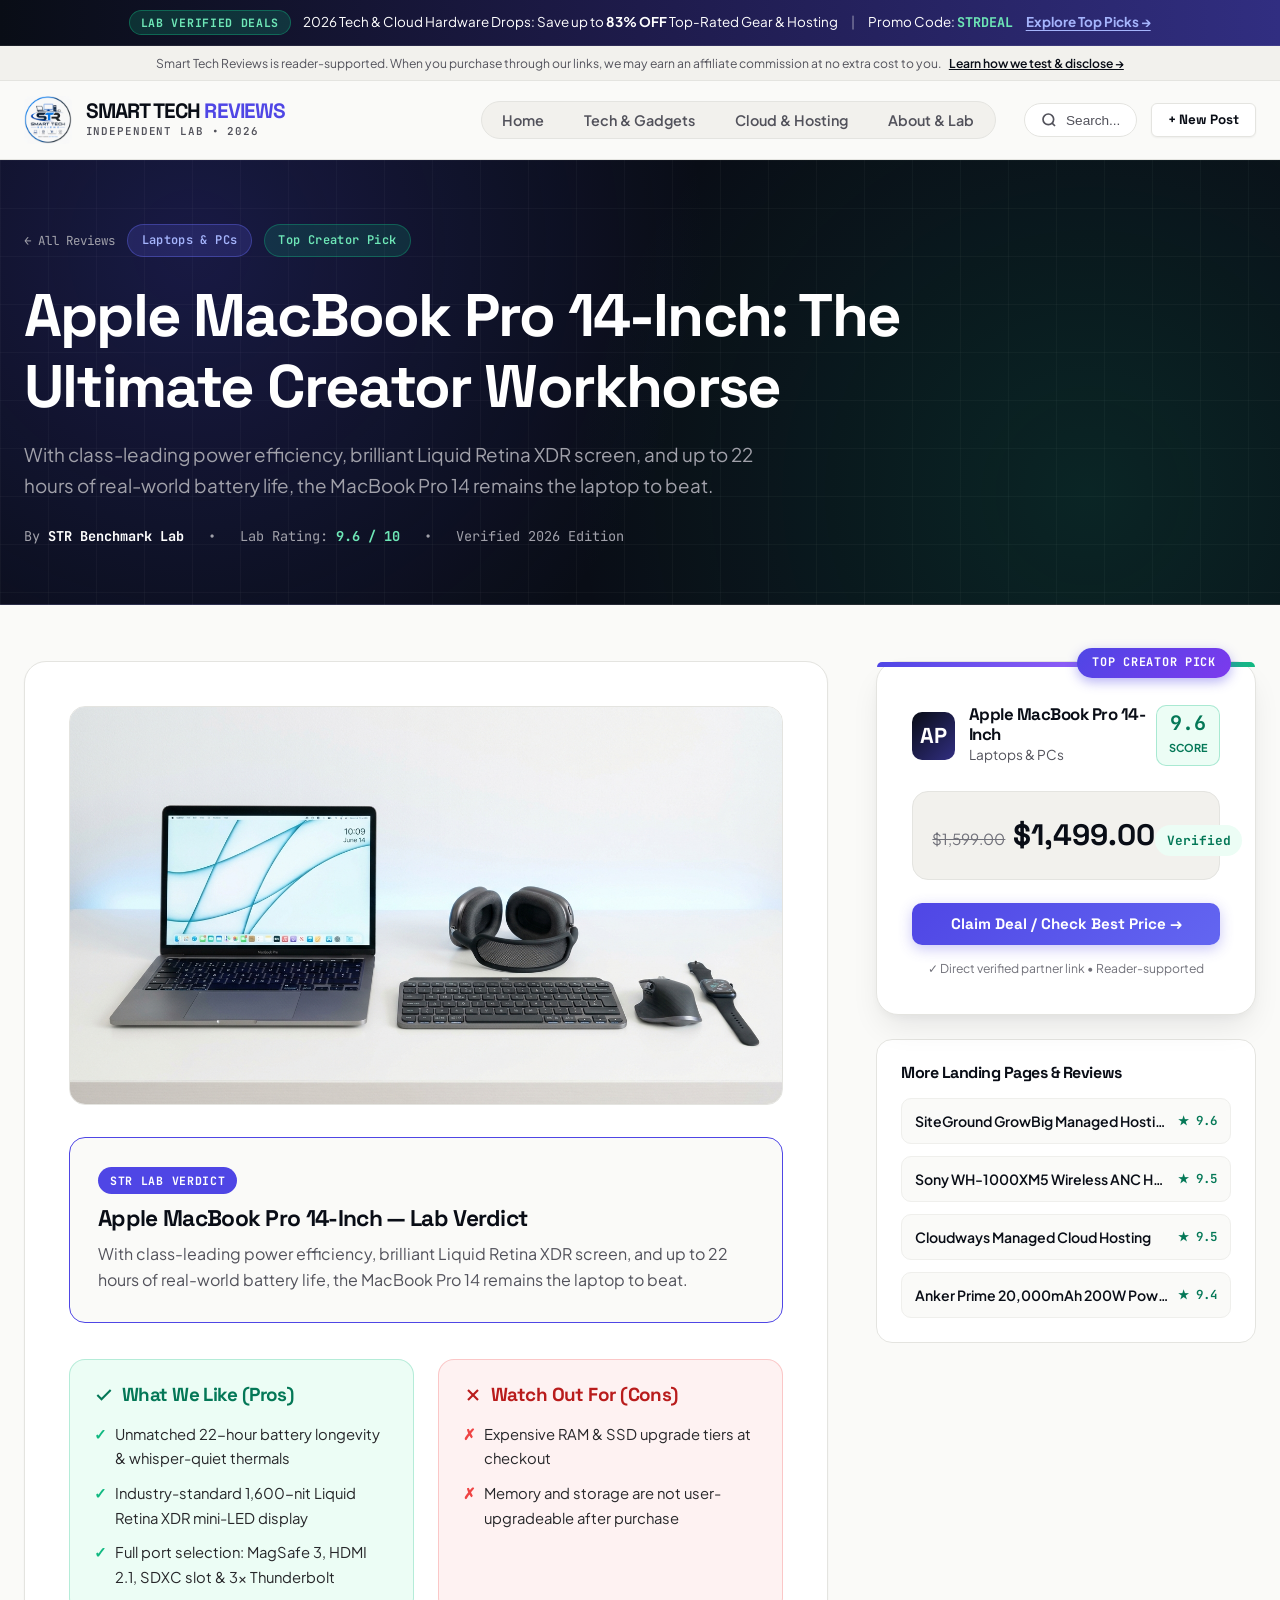
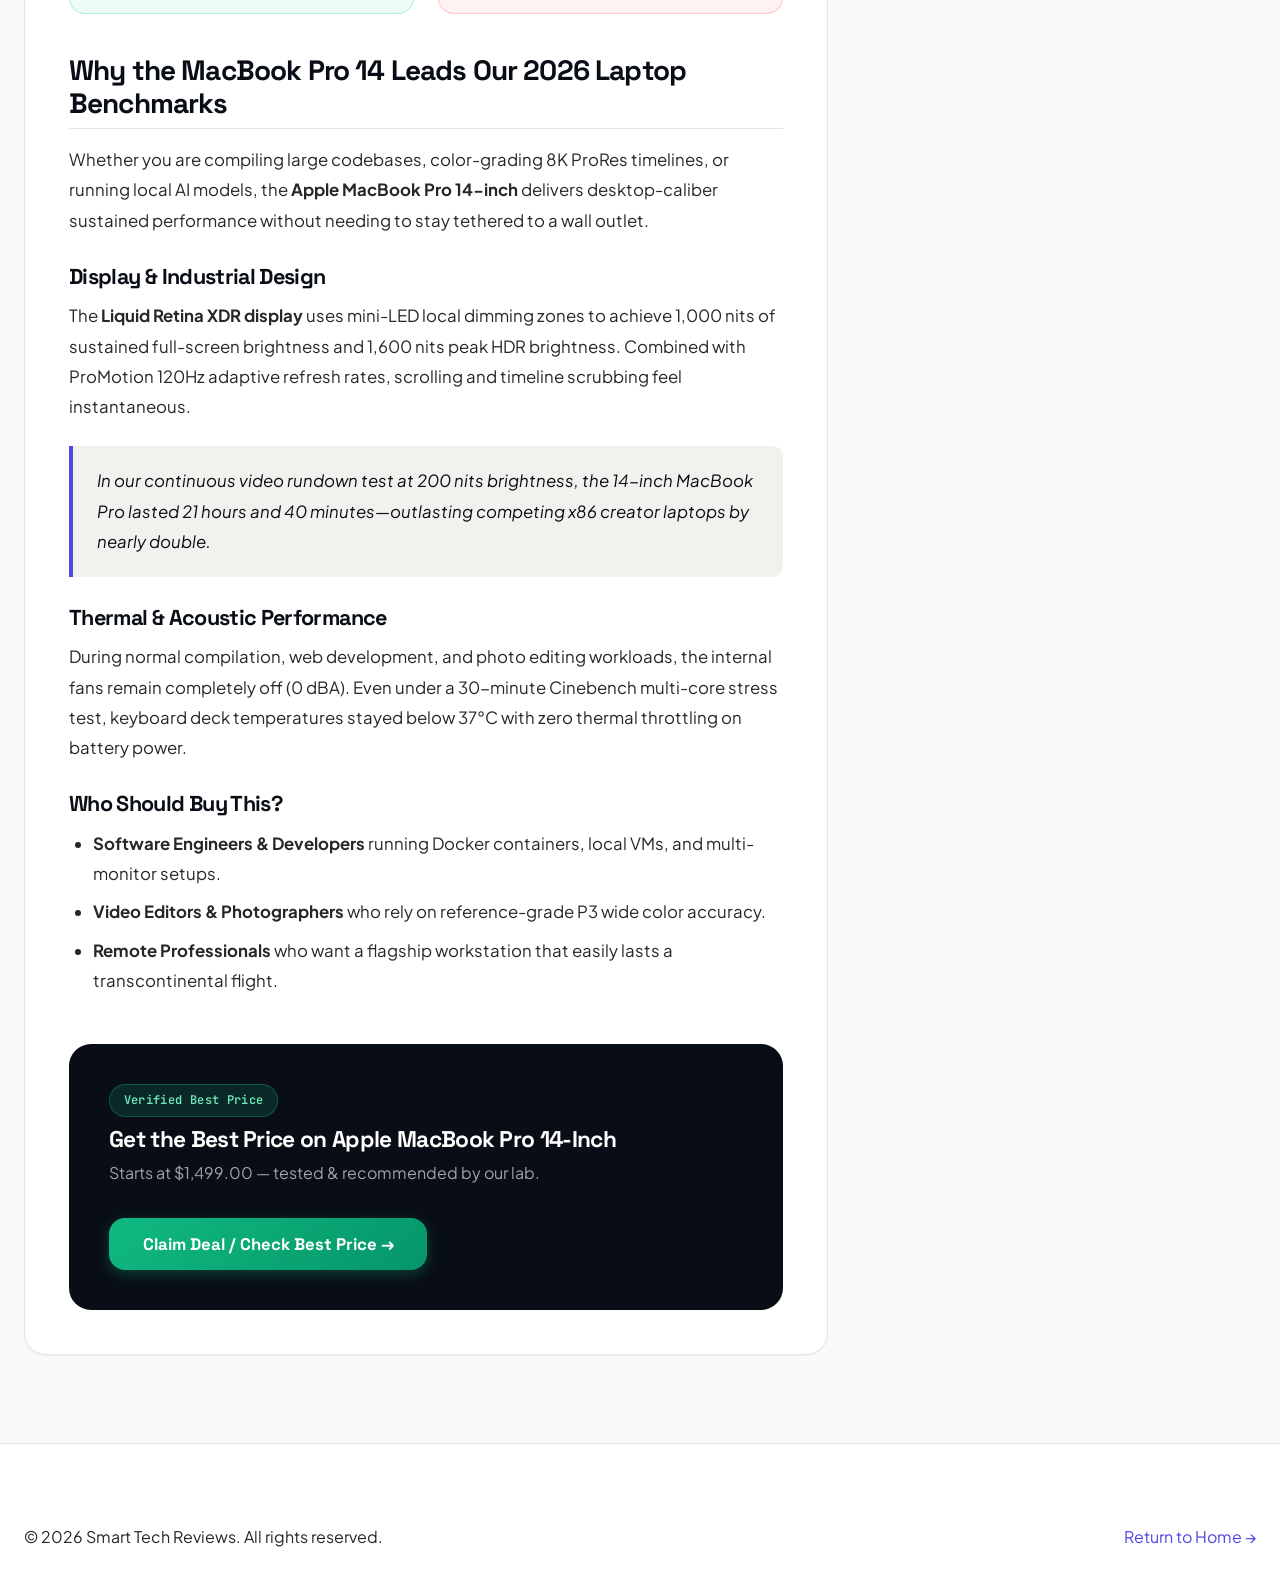
<file: post.html>
<!DOCTYPE html>
<html lang="en">
<head>
  <meta charset="UTF-8">
  <meta name="viewport" content="width=device-width, initial-scale=1.0">
  <title id="pageMetaTitle">Review &amp; Landing Page | Smart Tech Reviews</title>
  <meta name="description" id="pageMetaDesc" content="In-depth lab review, benchmark test results, pros & cons, and verified deals.">
  <link rel="icon" type="image/png" href="assets/logo.png">
  <link rel="stylesheet" href="styles.css">

  <!-- Impact Universal Tracking Tag -->
  <script type="text/javascript">(function(i,m,p,a,c,t){c.ire_o=p;c[p]=c[p]||function(){(c[p].a=c[p].a||[]).push(arguments)};t=a.createElement(m);var z=a.getElementsByTagName(m)[0];t.async=1;t.src=i;z.parentNode.insertBefore(t,z)})('https://utt.impactcdn.com/P-A7849010-0df6-4272-acf3-c9745a084b071.js','script','impactStat',document,window);impactStat('transformLinks');impactStat('trackImpression');</script>
</head>
<body>

  <!-- Top Announcement Bar -->
  <aside class="announcement-bar" aria-label="Special promotion">
    <div class="container">
      <span class="announcement-tag">Lab Verified Deals</span>
      <span id="topBannerText">2026 Tech &amp; Cloud Hardware Drops: Save up to <strong>83% OFF</strong> Top-Rated Gear &amp; Hosting</span>
      <span style="opacity: 0.5;">|</span>
      <span>Promo Code: <strong id="topBannerCoupon" style="color: #6ee7b7; font-family: var(--font-mono);">STRDEAL</strong></span>
      <a href="gadgets.html" id="topBannerLink" class="announcement-link">
        Explore Top Picks &rarr;
      </a>
    </div>
  </aside>

  <!-- Reader Disclosure -->
  <div class="affiliate-disclosure-banner">
    <div class="container">
      <span>Smart Tech Reviews is reader-supported. When you purchase through our links, we may earn an affiliate commission at no extra cost to you.</span>
      <a href="disclosure.html">Learn how we test &amp; disclose &rarr;</a>
    </div>
  </div>

  <!-- Header -->
  <header class="site-header">
    <div class="container header-inner">
      <a href="index.html" class="logo-link">
        <img src="assets/logo.png" alt="Smart Tech Reviews" class="logo-img" width="48" height="48">
        <div class="logo-text-group">
          <span class="logo-title">SMART TECH <span>REVIEWS</span></span>
          <span class="logo-tagline">Independent Lab &bull; 2026</span>
        </div>
      </a>
      <nav class="main-nav" id="mainNav">
        <ul class="nav-links">
          <li><a href="index.html" class="nav-link">Home</a></li>
          <li><a href="gadgets.html" class="nav-link">Tech &amp; Gadgets</a></li>
          <li><a href="hosting.html" class="nav-link">Cloud &amp; Hosting</a></li>
          <li><a href="about.html" class="nav-link">About &amp; Lab</a></li>
        </ul>
        <div class="nav-actions">
          <button class="search-toggle-btn" type="button" aria-label="Search">
            <svg width="16" height="16" viewBox="0 0 24 24" fill="none" stroke="currentColor" stroke-width="2.5"><circle cx="11" cy="11" r="8"></circle><line x1="21" y1="21" x2="16.65" y2="16.65"></line></svg>
            <span>Search...</span>
          </button>
          <a href="admin/index.html" class="btn btn-secondary btn-sm">+ New Post</a>
        </div>
      </nav>
      <button class="mobile-menu-btn" id="mobileMenuToggle" aria-label="Open mobile menu">
        <svg width="24" height="24" viewBox="0 0 24 24" fill="none" stroke="currentColor" stroke-width="2"><line x1="3" y1="12" x2="21" y2="12"></line><line x1="3" y1="6" x2="21" y2="6"></line><line x1="3" y1="18" x2="21" y2="18"></line></svg>
      </button>
    </div>
  </header>

  <main>
    <!-- Dynamic Post Hero -->
    <section class="hero-section" style="padding: 4rem 0 3.5rem;">
      <div class="container">
        <div class="hero-badge-row">
          <a href="index.html" style="color: #a1a1aa; font-family: var(--font-mono); font-size: 0.78rem;">&larr; All Reviews</a>
          <span class="badge-pill badge-pill-blue" id="postCategoryBadge">Review</span>
          <span class="badge-pill badge-pill-green" id="postAwardBadge">Verified Lab Pick</span>
        </div>

        <h1 class="hero-title" id="postTitle" style="max-width: 920px; margin-bottom: 1rem;">
          Loading Landing Page...
        </h1>

        <p class="hero-description" id="postSummary" style="max-width: 780px; margin-bottom: 1.5rem;">
          Please wait while we load the full benchmark report and verified deals.
        </p>

        <div style="display: flex; align-items: center; gap: 1.5rem; flex-wrap: wrap; font-size: 0.85rem; color: #a1a1aa; font-family: var(--font-mono);">
          <span>By <strong style="color: #ffffff;">STR Benchmark Lab</strong></span>
          <span>&bull;</span>
          <span>Lab Rating: <strong id="postHeroScore" style="color: #6ee7b7;">9.5 / 10</strong></span>
          <span>&bull;</span>
          <span>Verified 2026 Edition</span>
        </div>
      </div>
    </section>

    <!-- Main 2-Column Landing Page Content -->
    <section class="section" style="padding-top: 3.5rem;">
      <div class="container">
        <div class="post-layout-grid">
          <!-- Left Column: Full Review & Landing Page Body -->
          <article class="post-main-col">
            <img id="postHeroImage" src="assets/tech-gear.jpg" alt="Product photo" class="post-featured-image">

            <!-- Editor Verdict Box -->
            <div class="post-verdict-box">
              <span class="post-verdict-label">STR Lab Verdict</span>
              <h3 id="postVerdictTitle" style="margin-bottom: 0.5rem;">Why It Stands Out</h3>
              <p id="postVerdictSummary" style="color: var(--text-muted); margin: 0;"></p>
            </div>

            <!-- Pros & Cons Grid -->
            <div class="post-pros-cons-grid" id="postProsConsSection">
              <div class="post-pros-box">
                <h4>
                  <svg width="20" height="20" viewBox="0 0 24 24" fill="none" stroke="currentColor" stroke-width="2.5"><polyline points="20 6 9 17 4 12"></polyline></svg>
                  What We Like (Pros)
                </h4>
                <ul id="postProsList"></ul>
              </div>
              <div class="post-cons-box">
                <h4>
                  <svg width="20" height="20" viewBox="0 0 24 24" fill="none" stroke="currentColor" stroke-width="2.5"><line x1="18" y1="6" x2="6" y2="18"></line><line x1="6" y1="6" x2="18" y2="18"></line></svg>
                  Watch Out For (Cons)
                </h4>
                <ul id="postConsList"></ul>
              </div>
            </div>

            <!-- Rich Markdown Body -->
            <div class="post-body-content" id="postBodyContent"></div>

            <!-- Bottom Conversion Banner -->
            <div class="post-bottom-cta">
              <div>
                <span class="badge-pill badge-pill-green" style="margin-bottom: 0.6rem;">Verified Best Price</span>
                <h3 id="postBottomTitle">Ready to Claim This Deal?</h3>
                <p id="postBottomPriceText">Check live availability and partner discounts today.</p>
              </div>
              <a id="postBottomCtaBtn" href="#" target="_blank" rel="noopener sponsored" class="btn btn-green btn-lg">
                Check Best Price &rarr;
              </a>
            </div>
          </article>

          <!-- Right Sticky Conversion Sidebar -->
          <aside class="post-sidebar">
            <div class="featured-deal-card" style="box-shadow: var(--shadow-lg);">
              <span class="deal-card-badge" id="sidebarBadge">Top Pick</span>

              <div class="deal-card-header" style="margin-top: 0.5rem;">
                <div class="deal-brand">
                  <div class="deal-brand-logo" id="sidebarLogo">★</div>
                  <div class="deal-brand-meta">
                    <h4 id="sidebarTitle" style="font-size: 1.05rem;">Featured Offer</h4>
                    <p id="sidebarCategory">Verified Partner</p>
                  </div>
                </div>
                <div class="deal-score-badge">
                  <strong id="sidebarScore">9.5</strong>
                  <span>Score</span>
                </div>
              </div>

              <div class="deal-price-block">
                <div class="deal-pricing-left">
                  <span class="deal-price-strike" id="sidebarOriginalPrice"></span>
                  <span class="deal-price-main" id="sidebarPrice" style="font-size: 1.85rem;">$0.00</span>
                </div>
                <span class="deal-discount-pill">Verified</span>
              </div>

              <!-- Optional Coupon Box -->
              <div class="deal-coupon-box" id="sidebarCouponBox" style="display: none;">
                <div class="coupon-info">
                  <span class="coupon-label">Exclusive Promo Code</span>
                  <span class="coupon-code-text" id="sidebarCouponCode">STRDEAL</span>
                </div>
                <button class="copy-btn" id="sidebarCopyBtn" data-coupon="STRDEAL" type="button">
                  Copy Code
                </button>
              </div>

              <a id="sidebarCtaBtn" href="#" target="_blank" rel="noopener sponsored" class="btn btn-primary" style="width: 100%; margin-bottom: 0.85rem;">
                Claim Deal / Best Price &rarr;
              </a>

              <p style="font-size: 0.76rem; color: var(--text-light); text-align: center; margin: 0;">
                ✓ Direct verified partner link &bull; Reader-supported
              </p>
            </div>

            <!-- More Landing Pages Box -->
            <div style="background: #ffffff; border: 1px solid var(--border-light); border-radius: var(--radius-lg); padding: 1.5rem;">
              <h4 style="font-size: 1rem; margin-bottom: 1rem;">More Landing Pages &amp; Reviews</h4>
              <div id="relatedPostsList" style="display: flex; flex-direction: column; gap: 0.75rem;"></div>
            </div>
          </aside>
        </div>
      </div>
    </section>
  </main>

  <!-- Site Footer -->
  <footer class="site-footer">
    <div class="container">
      <div class="footer-bottom" style="border-top: none; padding-top: 0;">
        <p>&copy; 2026 Smart Tech Reviews. All rights reserved.</p>
        <p><a href="index.html">Return to Home &rarr;</a></p>
      </div>
    </div>
  </footer>

  <!-- Search Modal -->
  <div class="search-modal" id="searchModal" role="dialog" aria-modal="true" aria-label="Search dialog">
    <div class="modal-content">
      <div class="modal-search-header">
        <svg width="22" height="22" viewBox="0 0 24 24" fill="none" stroke="var(--brand-blue)" stroke-width="2.5"><circle cx="11" cy="11" r="8"></circle><line x1="21" y1="21" x2="16.65" y2="16.65"></line></svg>
        <input type="text" class="modal-search-input" id="modalSearchInput" placeholder="Type to search laptops, headphones, cloud hosting...">
        <button class="modal-close-btn" id="modalCloseBtn" aria-label="Close search">&times;</button>
      </div>
      <div class="modal-results-list" id="modalResultsList">
        <p style="text-align: center; color: var(--text-muted); padding: 2rem 0;">
          Type to search 150+ reviews, comparisons, deals and tech gadgets...
        </p>
      </div>
    </div>
  </div>

  <script src="app.js"></script>
</body>
</html>
</file>
<file: styles.css>
/* ==========================================================================
   SMART TECH REVIEWS (STR) - NEXT-GEN EDITORIAL & BENTO DESIGN SYSTEM
   Aesthetic: Obsidian & Warm Stone Canvas, Cyber Indigo (#4f46e5),
   Electric Emerald (#10b981), Space Grotesk + JetBrains Mono Typography,
   Architectural Grid Lines, Glassmorphic Hero, Bento Review Cards
   ========================================================================== */

@import url('https://fonts.googleapis.com/css2?family=JetBrains+Mono:wght@500;600;700&family=Plus+Jakarta+Sans:wght@400;500;600;700&family=Space+Grotesk:wght@500;600;700&display=swap');

:root {
  /* Editorial Surface Palette */
  --bg-primary: #fafaf8;
  --bg-secondary: #f2f1ed;
  --bg-tertiary: #e7e5df;
  --bg-elevated: #ffffff;
  --bg-obsidian: #090d16;
  --bg-obsidian-card: #111726;

  /* Brand & Accent Colors - Cyber Indigo & Emerald */
  --brand-blue: #4f46e5;
  --brand-blue-hover: #4338ca;
  --brand-blue-light: #eef2ff;
  --brand-blue-subtle: rgba(79, 70, 229, 0.08);
  --brand-cyan: #8b5cf6;

  --dark-slate: #090d16;
  --navy-heading: #111827;
  --text-main: #27272a;
  --text-muted: #52525b;
  --text-light: #71717a;

  --accent-green: #10b981;
  --accent-green-light: #ecfdf5;
  --accent-green-dark: #047857;

  --accent-amber: #f59e0b;
  --accent-amber-light: #fffbeb;

  --accent-red: #ef4444;
  --accent-red-light: #fef2f2;

  --border-light: #e4e4e0;
  --border-subtle: #efefec;
  --border-focus: #4f46e5;

  /* Architectural Elevation & Shadows */
  --shadow-sm: 0 1px 2px rgba(9, 13, 22, 0.05);
  --shadow-md: 0 6px 16px -4px rgba(9, 13, 22, 0.07), 0 2px 6px -1px rgba(9, 13, 22, 0.04);
  --shadow-lg: 0 16px 32px -6px rgba(9, 13, 22, 0.09), 0 4px 12px -2px rgba(9, 13, 22, 0.05);
  --shadow-xl: 0 24px 48px -8px rgba(9, 13, 22, 0.14), 0 8px 20px -4px rgba(9, 13, 22, 0.06);
  --shadow-glow: 0 0 30px rgba(79, 70, 229, 0.28);

  /* Radii */
  --radius-sm: 6px;
  --radius-md: 10px;
  --radius-lg: 16px;
  --radius-xl: 22px;
  --radius-full: 9999px;

  /* Typography */
  --font-heading: 'Space Grotesk', -apple-system, BlinkMacSystemFont, sans-serif;
  --font-body: 'Plus Jakarta Sans', -apple-system, BlinkMacSystemFont, sans-serif;
  --font-mono: 'JetBrains Mono', monospace;

  /* Transitions */
  --transition-fast: 0.16s cubic-bezier(0.16, 1, 0.3, 1);
  --transition-normal: 0.28s cubic-bezier(0.16, 1, 0.3, 1);
  --transition-bounce: 0.4s cubic-bezier(0.34, 1.56, 0.64, 1);
}

/* Base Reset */
*, *::before, *::after {
  box-sizing: border-box;
  margin: 0;
  padding: 0;
}

html {
  scroll-behavior: smooth;
  font-size: 16px;
  -webkit-font-smoothing: antialiased;
}

body {
  font-family: var(--font-body);
  background-color: var(--bg-primary);
  color: var(--text-main);
  line-height: 1.65;
  overflow-x: hidden;
}

/* Typography */
h1, h2, h3, h4, h5, h6 {
  font-family: var(--font-heading);
  color: var(--dark-slate);
  font-weight: 700;
  line-height: 1.18;
  letter-spacing: -0.03em;
}

h1 { font-size: clamp(2.25rem, 4.2vw + 1rem, 3.75rem); }
h2 { font-size: clamp(1.85rem, 2.5vw + 0.5rem, 2.65rem); }
h3 { font-size: clamp(1.25rem, 1.4vw + 0.3rem, 1.65rem); }
h4 { font-size: 1.18rem; }

p {
  color: var(--text-main);
  font-size: 1rem;
}

a {
  color: var(--brand-blue);
  text-decoration: none;
  transition: color var(--transition-fast);
}

a:hover {
  color: var(--brand-blue-hover);
}

img {
  max-width: 100%;
  height: auto;
  display: block;
}

/* Layout Utilities */
.container {
  width: 100%;
  max-width: 1280px;
  margin: 0 auto;
  padding: 0 1.5rem;
}

.section {
  padding: 5.5rem 0;
}

.section-light {
  background-color: var(--bg-secondary);
  border-top: 1px solid var(--border-light);
  border-bottom: 1px solid var(--border-light);
}

.section-header {
  text-align: center;
  max-width: 760px;
  margin: 0 auto 3.5rem auto;
}

.section-tag {
  display: inline-flex;
  align-items: center;
  gap: 0.5rem;
  padding: 0.35rem 0.9rem;
  background-color: var(--brand-blue-light);
  border: 1px solid rgba(79, 70, 229, 0.2);
  color: var(--brand-blue);
  font-family: var(--font-mono);
  font-size: 0.76rem;
  font-weight: 700;
  text-transform: uppercase;
  letter-spacing: 0.08em;
  border-radius: var(--radius-full);
  margin-bottom: 1rem;
}

.section-subtitle {
  color: var(--text-muted);
  font-size: 1.125rem;
  margin-top: 0.75rem;
}

/* ==========================================================================
   TOP NOTIFICATION / DEAL BAR & AFFILIATE DISCLOSURE BANNER
   ========================================================================== */
.announcement-bar {
  background: linear-gradient(90deg, #090d16 0%, #1e1b4b 50%, #312e81 100%);
  color: #ffffff;
  padding: 0.6rem 1rem;
  font-size: 0.84rem;
  text-align: center;
  position: relative;
  z-index: 100;
  border-bottom: 1px solid rgba(255, 255, 255, 0.08);
}

.announcement-bar .container {
  display: flex;
  align-items: center;
  justify-content: center;
  gap: 0.8rem;
  flex-wrap: wrap;
}

.announcement-tag {
  background: rgba(16, 185, 129, 0.2);
  border: 1px solid rgba(16, 185, 129, 0.4);
  color: #6ee7b7;
  padding: 0.15rem 0.65rem;
  border-radius: var(--radius-full);
  font-family: var(--font-mono);
  font-weight: 700;
  font-size: 0.72rem;
  letter-spacing: 0.06em;
  text-transform: uppercase;
}

.announcement-link {
  color: #a5b4fc;
  font-weight: 700;
  text-decoration: underline;
  text-underline-offset: 3px;
  display: inline-flex;
  align-items: center;
  gap: 0.25rem;
}

.announcement-link:hover {
  color: #ffffff;
}

.affiliate-disclosure-banner {
  background-color: var(--bg-secondary);
  border-bottom: 1px solid var(--border-light);
  font-size: 0.76rem;
  color: var(--text-muted);
  padding: 0.45rem 1rem;
  text-align: center;
}

.affiliate-disclosure-banner a {
  color: var(--dark-slate);
  font-weight: 600;
  text-decoration: underline;
  margin-left: 0.35rem;
}

/* ==========================================================================
   NAVIGATION BAR
   ========================================================================== */
.site-header {
  position: sticky;
  top: 0;
  background-color: rgba(250, 250, 248, 0.92);
  backdrop-filter: blur(16px);
  -webkit-backdrop-filter: blur(16px);
  border-bottom: 1px solid var(--border-light);
  z-index: 99;
  transition: all var(--transition-normal);
}

.header-inner {
  display: flex;
  align-items: center;
  justify-content: space-between;
  height: 78px;
}

.logo-link {
  display: flex;
  align-items: center;
  gap: 0.85rem;
  text-decoration: none;
}

.logo-img {
  height: 48px;
  width: auto;
  object-fit: contain;
  border-radius: var(--radius-sm);
  transition: transform var(--transition-fast);
}

.logo-link:hover .logo-img {
  transform: scale(1.04) rotate(-2deg);
}

.logo-text-group {
  display: flex;
  flex-direction: column;
}

.logo-title {
  font-family: var(--font-heading);
  font-size: 1.3rem;
  font-weight: 700;
  color: var(--dark-slate);
  letter-spacing: -0.04em;
  line-height: 1.1;
}

.logo-title span {
  color: var(--brand-blue);
}

.logo-tagline {
  font-family: var(--font-mono);
  font-size: 0.68rem;
  font-weight: 600;
  letter-spacing: 0.08em;
  text-transform: uppercase;
  color: var(--text-muted);
}

.main-nav {
  display: flex;
  align-items: center;
  gap: 1.75rem;
}

.nav-links {
  display: flex;
  align-items: center;
  list-style: none;
  gap: 0.5rem;
  background: var(--bg-secondary);
  padding: 0.3rem;
  border-radius: var(--radius-full);
  border: 1px solid var(--border-light);
}

.nav-link {
  font-size: 0.9rem;
  font-weight: 600;
  color: var(--text-muted);
  padding: 0.45rem 1rem;
  border-radius: var(--radius-full);
  position: relative;
  transition: all var(--transition-fast);
}

.nav-link:hover {
  color: var(--dark-slate);
}

.nav-link.active {
  background-color: #ffffff;
  color: var(--brand-blue);
  box-shadow: var(--shadow-sm);
}

.nav-actions {
  display: flex;
  align-items: center;
  gap: 0.85rem;
}

.search-toggle-btn {
  background: #ffffff;
  border: 1px solid var(--border-light);
  border-radius: var(--radius-full);
  padding: 0.5rem 1rem;
  font-size: 0.85rem;
  font-weight: 500;
  color: var(--text-muted);
  display: flex;
  align-items: center;
  gap: 0.55rem;
  cursor: pointer;
  transition: all var(--transition-fast);
}

.search-toggle-btn:hover {
  border-color: var(--brand-blue);
  color: var(--brand-blue);
  box-shadow: var(--shadow-sm);
}

/* Buttons */
.btn {
  display: inline-flex;
  align-items: center;
  justify-content: center;
  gap: 0.5rem;
  font-family: var(--font-heading);
  font-weight: 700;
  font-size: 0.95rem;
  padding: 0.75rem 1.5rem;
  border-radius: var(--radius-md);
  border: none;
  cursor: pointer;
  text-align: center;
  transition: all var(--transition-normal);
  text-decoration: none;
  line-height: 1.2;
}

.btn-primary {
  background: linear-gradient(135deg, var(--brand-blue) 0%, #6366f1 100%);
  color: #ffffff !important;
  box-shadow: 0 4px 14px rgba(79, 70, 229, 0.3);
}

.btn-primary:hover {
  background: linear-gradient(135deg, var(--brand-blue-hover) 0%, var(--brand-blue) 100%);
  transform: translateY(-2px);
  box-shadow: 0 8px 22px rgba(79, 70, 229, 0.4);
}

.btn-secondary {
  background-color: #ffffff;
  color: var(--dark-slate);
  border: 1px solid var(--border-light);
  box-shadow: var(--shadow-sm);
}

.btn-secondary:hover {
  background-color: var(--bg-secondary);
  border-color: var(--dark-slate);
  color: var(--dark-slate);
  transform: translateY(-2px);
}

.btn-sm {
  padding: 0.5rem 1rem;
  font-size: 0.84rem;
  border-radius: var(--radius-sm);
}

.btn-lg {
  padding: 1rem 2.1rem;
  font-size: 1.05rem;
  border-radius: var(--radius-lg);
}

.btn-green {
  background: linear-gradient(135deg, #10b981 0%, #059669 100%);
  color: #ffffff !important;
  box-shadow: 0 4px 14px rgba(16, 185, 129, 0.3);
}

.btn-green:hover {
  background: linear-gradient(135deg, #059669 0%, #047857 100%);
  transform: translateY(-2px);
  box-shadow: 0 6px 20px rgba(16, 185, 129, 0.45);
}

/* Mobile Menu Toggle */
.mobile-menu-btn {
  display: none;
  background: none;
  border: none;
  color: var(--dark-slate);
  font-size: 1.5rem;
  cursor: pointer;
  padding: 0.5rem;
}

/* ==========================================================================
   HERO SECTION - OBSIDIAN ARCHITECTURAL SHOWCASE
   ========================================================================== */
.hero-section {
  padding: 5rem 0 5.5rem;
  position: relative;
  background-color: var(--bg-obsidian);
  background-image:
    radial-gradient(circle at 15% 20%, rgba(79, 70, 229, 0.22) 0%, transparent 45%),
    radial-gradient(circle at 85% 75%, rgba(16, 185, 129, 0.14) 0%, transparent 45%),
    linear-gradient(rgba(255, 255, 255, 0.03) 1px, transparent 1px),
    linear-gradient(90deg, rgba(255, 255, 255, 0.03) 1px, transparent 1px);
  background-size: 100% 100%, 100% 100%, 48px 48px, 48px 48px;
  color: #ffffff;
  border-bottom: 1px solid rgba(255, 255, 255, 0.1);
  overflow: hidden;
}

.hero-grid {
  display: grid;
  grid-template-columns: 1.15fr 0.85fr;
  gap: 3.5rem;
  align-items: center;
}

.hero-badge-row {
  display: flex;
  align-items: center;
  gap: 0.75rem;
  margin-bottom: 1.5rem;
  flex-wrap: wrap;
}

.badge-pill {
  display: inline-flex;
  align-items: center;
  gap: 0.4rem;
  font-family: var(--font-mono);
  font-size: 0.75rem;
  font-weight: 600;
  padding: 0.35rem 0.85rem;
  border-radius: var(--radius-full);
  letter-spacing: 0.03em;
}

.badge-pill-blue {
  background-color: rgba(99, 102, 241, 0.18);
  border: 1px solid rgba(99, 102, 241, 0.4);
  color: #a5b4fc;
}

.badge-pill-green {
  background-color: rgba(16, 185, 129, 0.16);
  border: 1px solid rgba(16, 185, 129, 0.35);
  color: #6ee7b7;
}

.hero-title {
  color: #ffffff;
  margin-bottom: 1.25rem;
}

.hero-title .highlight {
  background: linear-gradient(135deg, #818cf8 0%, #34d399 100%);
  -webkit-background-clip: text;
  -webkit-text-fill-color: transparent;
  background-clip: text;
  display: inline-block;
}

.hero-description {
  font-size: 1.18rem;
  color: #a1a1aa;
  margin-bottom: 2.25rem;
  line-height: 1.65;
  max-width: 600px;
}

/* Search bar on Hero */
.hero-search-box {
  background: rgba(255, 255, 255, 0.06);
  backdrop-filter: blur(12px);
  border: 1.5px solid rgba(255, 255, 255, 0.14);
  border-radius: var(--radius-lg);
  padding: 0.5rem 0.6rem 0.5rem 1.25rem;
  display: flex;
  align-items: center;
  gap: 0.75rem;
  box-shadow: 0 12px 32px rgba(0, 0, 0, 0.25);
  margin-bottom: 1.75rem;
  transition: all var(--transition-fast);
}

.hero-search-box:focus-within {
  border-color: #818cf8;
  background: rgba(255, 255, 255, 0.1);
  box-shadow: var(--shadow-glow);
}

.hero-search-box input {
  flex: 1;
  border: none;
  outline: none;
  background: transparent;
  font-size: 1rem;
  font-family: var(--font-body);
  color: #ffffff;
}

.hero-search-box input::placeholder {
  color: #71717a;
}

.hero-search-box button {
  white-space: nowrap;
}

.hero-quick-chips {
  display: flex;
  align-items: center;
  gap: 0.55rem;
  flex-wrap: wrap;
}

.chips-label {
  font-family: var(--font-mono);
  font-size: 0.78rem;
  font-weight: 600;
  color: #71717a;
  text-transform: uppercase;
}

.chip {
  font-size: 0.8rem;
  font-weight: 600;
  background-color: rgba(255, 255, 255, 0.06);
  border: 1px solid rgba(255, 255, 255, 0.12);
  padding: 0.35rem 0.85rem;
  border-radius: var(--radius-full);
  color: #e4e4e7;
  transition: all var(--transition-fast);
  cursor: pointer;
}

.chip:hover {
  background-color: rgba(99, 102, 241, 0.25);
  border-color: #818cf8;
  color: #ffffff;
}

/* Hero Featured Deal Card */
.featured-deal-card {
  background: #ffffff;
  color: var(--text-main);
  border: 1px solid var(--border-light);
  border-radius: var(--radius-xl);
  padding: 2.2rem;
  box-shadow: 0 25px 50px -12px rgba(0, 0, 0, 0.5);
  position: relative;
  transition: transform var(--transition-normal);
}

.featured-deal-card::before {
  content: '';
  position: absolute;
  top: 0;
  left: 0;
  right: 0;
  height: 5px;
  background: linear-gradient(90deg, var(--brand-blue), var(--brand-cyan), var(--accent-green));
  border-radius: var(--radius-xl) var(--radius-xl) 0 0;
}

.deal-card-badge {
  position: absolute;
  top: -14px;
  right: 24px;
  background: linear-gradient(135deg, #4f46e5 0%, #7c3aed 100%);
  color: #ffffff;
  font-family: var(--font-mono);
  font-weight: 700;
  font-size: 0.74rem;
  letter-spacing: 0.06em;
  text-transform: uppercase;
  padding: 0.35rem 0.95rem;
  border-radius: var(--radius-full);
  box-shadow: 0 4px 12px rgba(79, 70, 229, 0.4);
}

.deal-card-header {
  display: flex;
  align-items: center;
  justify-content: space-between;
  margin-bottom: 1.5rem;
}

.deal-brand {
  display: flex;
  align-items: center;
  gap: 0.85rem;
}

.deal-brand-logo {
  width: 48px;
  height: 48px;
  background: linear-gradient(135deg, #090d16 0%, #312e81 100%);
  border-radius: var(--radius-md);
  display: flex;
  align-items: center;
  justify-content: center;
  color: #ffffff;
  font-family: var(--font-heading);
  font-weight: 700;
  font-size: 1.35rem;
}

.deal-brand-meta h4 {
  font-size: 1.25rem;
  color: var(--dark-slate);
}

.deal-brand-meta p {
  font-size: 0.85rem;
  color: var(--text-muted);
}

.deal-score-badge {
  background: var(--accent-green-light);
  border: 1px solid rgba(16, 185, 129, 0.3);
  padding: 0.4rem 0.75rem;
  border-radius: var(--radius-md);
  text-align: center;
}

.deal-score-badge strong {
  display: block;
  font-family: var(--font-mono);
  font-size: 1.25rem;
  color: var(--accent-green-dark);
  line-height: 1;
}

.deal-score-badge span {
  font-size: 0.68rem;
  font-weight: 700;
  color: var(--accent-green-dark);
  text-transform: uppercase;
}

.deal-price-block {
  background-color: var(--bg-secondary);
  border: 1px solid var(--border-light);
  border-radius: var(--radius-lg);
  padding: 1.2rem;
  margin-bottom: 1.4rem;
  display: flex;
  align-items: baseline;
  justify-content: space-between;
}

.deal-pricing-left {
  display: flex;
  align-items: baseline;
  gap: 0.5rem;
}

.deal-price-strike {
  font-size: 0.95rem;
  color: var(--text-light);
  text-decoration: line-through;
}

.deal-price-main {
  font-size: 2.1rem;
  font-weight: 700;
  color: var(--dark-slate);
  font-family: var(--font-heading);
}

.deal-price-period {
  font-size: 0.85rem;
  color: var(--text-muted);
}

.deal-discount-pill {
  background: var(--accent-green-light);
  color: var(--accent-green-dark);
  font-family: var(--font-mono);
  font-weight: 700;
  font-size: 0.8rem;
  padding: 0.3rem 0.7rem;
  border-radius: var(--radius-full);
}

.deal-highlights-list {
  list-style: none;
  margin-bottom: 1.4rem;
}

.deal-highlights-list li {
  display: flex;
  align-items: center;
  gap: 0.65rem;
  font-size: 0.92rem;
  color: var(--text-main);
  margin-bottom: 0.6rem;
}

.deal-highlights-list li svg {
  color: var(--accent-green);
  flex-shrink: 0;
}

.deal-coupon-box {
  border: 1.5px dashed var(--brand-blue);
  background-color: var(--brand-blue-subtle);
  border-radius: var(--radius-md);
  padding: 0.65rem 1rem;
  margin-bottom: 1.25rem;
  display: flex;
  align-items: center;
  justify-content: space-between;
}

.coupon-info {
  display: flex;
  flex-direction: column;
}

.coupon-label {
  font-size: 0.72rem;
  text-transform: uppercase;
  color: var(--text-muted);
  font-weight: 700;
  letter-spacing: 0.04em;
}

.coupon-code-text {
  font-family: var(--font-mono);
  font-weight: 700;
  font-size: 1.05rem;
  color: var(--brand-blue);
  letter-spacing: 0.06em;
}

.copy-btn {
  background: #ffffff;
  border: 1px solid var(--border-light);
  padding: 0.4rem 0.85rem;
  border-radius: var(--radius-sm);
  font-family: var(--font-heading);
  font-size: 0.8rem;
  font-weight: 700;
  color: var(--dark-slate);
  cursor: pointer;
  transition: all var(--transition-fast);
}

.copy-btn:hover {
  background: var(--brand-blue);
  color: #ffffff;
  border-color: var(--brand-blue);
}

/* ==========================================================================
   TRUST METRICS STRIP
   ========================================================================== */
.trust-strip {
  background: #ffffff;
  padding: 2.25rem 0;
  border-bottom: 1px solid var(--border-light);
}

.trust-grid {
  display: grid;
  grid-template-columns: repeat(4, 1fr);
  gap: 2rem;
  align-items: center;
}

.trust-item {
  display: flex;
  align-items: center;
  gap: 1rem;
}

.trust-icon-box {
  width: 48px;
  height: 48px;
  background-color: var(--brand-blue-light);
  border: 1px solid rgba(79, 70, 229, 0.15);
  color: var(--brand-blue);
  border-radius: var(--radius-md);
  display: flex;
  align-items: center;
  justify-content: center;
  flex-shrink: 0;
}

.trust-text h4 {
  font-size: 1rem;
  margin-bottom: 0.15rem;
}

.trust-text p {
  font-size: 0.84rem;
  color: var(--text-muted);
}

/* ==========================================================================
   COMPARISON TABLE
   ========================================================================== */
.table-wrapper {
  background: #ffffff;
  border: 1px solid var(--border-light);
  border-radius: var(--radius-xl);
  box-shadow: var(--shadow-lg);
  overflow-x: auto;
  margin-bottom: 2rem;
}

.comparison-table {
  width: 100%;
  border-collapse: collapse;
  text-align: left;
  min-width: 900px;
}

.comparison-table th {
  background: var(--bg-obsidian);
  color: #ffffff;
  font-family: var(--font-mono);
  font-size: 0.8rem;
  font-weight: 600;
  text-transform: uppercase;
  letter-spacing: 0.06em;
  padding: 1.15rem 1.5rem;
  border-bottom: 1px solid var(--border-light);
}

.comparison-table td {
  padding: 1.5rem;
  border-bottom: 1px solid var(--border-light);
  vertical-align: middle;
}

.comparison-table tr:last-child td {
  border-bottom: none;
}

.comparison-table tr.highlighted-row {
  background-color: rgba(79, 70, 229, 0.03);
  position: relative;
}

.comparison-table tr.highlighted-row td:first-child {
  border-left: 4px solid var(--brand-blue);
}

.table-provider-cell {
  display: flex;
  align-items: center;
  gap: 1.1rem;
}

.rank-badge {
  width: 34px;
  height: 34px;
  border-radius: var(--radius-md);
  display: flex;
  align-items: center;
  justify-content: center;
  font-family: var(--font-mono);
  font-weight: 700;
  font-size: 0.9rem;
  flex-shrink: 0;
}

.rank-gold {
  background: linear-gradient(135deg, #fef3c7 0%, #fde68a 100%);
  color: #92400e;
  border: 1px solid #f59e0b;
}

.rank-default {
  background: var(--bg-secondary);
  color: var(--text-muted);
  border: 1px solid var(--border-light);
}

.provider-info h4 {
  font-size: 1.18rem;
  margin-bottom: 0.25rem;
}

.provider-info .badge {
  display: inline-block;
  font-family: var(--font-mono);
  font-size: 0.68rem;
  font-weight: 700;
  padding: 0.2rem 0.6rem;
  border-radius: var(--radius-full);
  text-transform: uppercase;
}

.badge-winner {
  background: var(--brand-blue-light);
  color: var(--brand-blue);
  border: 1px solid rgba(79, 70, 229, 0.25);
}

.score-cell {
  display: flex;
  flex-direction: column;
  gap: 0.2rem;
}

.score-num {
  font-family: var(--font-mono);
  font-size: 1.25rem;
  font-weight: 700;
  color: var(--dark-slate);
}

.stars-row {
  color: var(--accent-amber);
  font-size: 0.85rem;
}

.specs-list {
  list-style: none;
  font-size: 0.875rem;
  color: var(--text-main);
  display: flex;
  flex-direction: column;
  gap: 0.35rem;
}

.specs-list li {
  display: flex;
  align-items: center;
  gap: 0.45rem;
}

.specs-list li span.strong {
  font-weight: 700;
  color: var(--dark-slate);
}

.price-cell {
  text-align: left;
}

.price-cell .original {
  font-size: 0.825rem;
  color: var(--text-light);
  text-decoration: line-through;
}

.price-cell .current {
  font-size: 1.55rem;
  font-weight: 700;
  color: var(--dark-slate);
  font-family: var(--font-heading);
  line-height: 1.1;
}

.price-cell .period {
  font-size: 0.8rem;
  color: var(--text-muted);
}

.price-cell .discount-tag {
  display: inline-block;
  margin-top: 0.35rem;
  font-family: var(--font-mono);
  font-size: 0.72rem;
  font-weight: 700;
  color: var(--accent-green-dark);
  background: var(--accent-green-light);
  padding: 0.15rem 0.5rem;
  border-radius: var(--radius-sm);
}

.cta-cell {
  text-align: center;
  min-width: 170px;
}

.cta-cell .sub-link {
  display: block;
  margin-top: 0.5rem;
  font-size: 0.8rem;
  color: var(--text-muted);
  text-decoration: underline;
}

.cta-cell .sub-link:hover {
  color: var(--brand-blue);
}

/* ==========================================================================
   CATEGORY CARDS & TECH REVIEWS BENTO GRID
   ========================================================================== */
.category-tabs {
  display: flex;
  justify-content: center;
  gap: 0.65rem;
  margin-bottom: 3rem;
  flex-wrap: wrap;
}

.category-tab-btn {
  background: #ffffff;
  border: 1px solid var(--border-light);
  padding: 0.6rem 1.35rem;
  border-radius: var(--radius-full);
  font-family: var(--font-heading);
  font-weight: 600;
  font-size: 0.92rem;
  color: var(--text-main);
  cursor: pointer;
  transition: all var(--transition-fast);
}

.category-tab-btn:hover,
.category-tab-btn.active {
  background: var(--dark-slate);
  color: #ffffff;
  border-color: var(--dark-slate);
  box-shadow: var(--shadow-md);
}

.cards-grid {
  display: grid;
  grid-template-columns: repeat(auto-fill, minmax(min(100%, 340px), 1fr));
  gap: 2rem;
}

.review-card {
  background: #ffffff;
  border: 1px solid var(--border-light);
  border-radius: var(--radius-lg);
  overflow: hidden;
  box-shadow: var(--shadow-sm);
  display: flex;
  flex-direction: column;
  transition: all var(--transition-normal);
  position: relative;
}

.review-card:hover {
  transform: translateY(-6px);
  box-shadow: var(--shadow-xl);
  border-color: var(--brand-blue);
}

.review-card-media {
  position: relative;
  height: 215px;
  background: var(--bg-tertiary);
  overflow: hidden;
  display: flex;
  align-items: center;
  justify-content: center;
}

.review-card-media img {
  width: 100%;
  height: 100%;
  object-fit: cover;
  transition: transform 0.5s ease;
}

.review-card:hover .review-card-media img {
  transform: scale(1.06);
}

.card-category-badge {
  position: absolute;
  top: 14px;
  left: 14px;
  background: rgba(9, 13, 22, 0.88);
  backdrop-filter: blur(8px);
  color: #ffffff;
  font-family: var(--font-mono);
  font-size: 0.72rem;
  font-weight: 700;
  padding: 0.3rem 0.75rem;
  border-radius: var(--radius-full);
  text-transform: uppercase;
  letter-spacing: 0.05em;
}

.card-score-pill {
  position: absolute;
  top: 14px;
  right: 14px;
  background: #ffffff;
  color: var(--dark-slate);
  font-family: var(--font-mono);
  font-weight: 700;
  font-size: 0.85rem;
  padding: 0.3rem 0.75rem;
  border-radius: var(--radius-full);
  box-shadow: var(--shadow-md);
  display: flex;
  align-items: center;
  gap: 0.25rem;
}

.card-score-pill span {
  color: var(--accent-green-dark);
}

.review-card-body {
  padding: 1.75rem;
  display: flex;
  flex-direction: column;
  flex: 1;
}

.review-card-title {
  font-size: 1.28rem;
  margin-bottom: 0.75rem;
  line-height: 1.3;
}

.review-card-title a {
  color: var(--dark-slate);
}

.review-card-title a:hover {
  color: var(--brand-blue);
}

.review-card-summary {
  font-size: 0.925rem;
  color: var(--text-muted);
  margin-bottom: 1.25rem;
  flex: 1;
}

.pros-cons-mini {
  background-color: var(--bg-primary);
  border: 1px solid var(--border-subtle);
  border-radius: var(--radius-md);
  padding: 1rem;
  margin-bottom: 1.5rem;
  font-size: 0.85rem;
}

.pros-mini, .cons-mini {
  display: flex;
  align-items: flex-start;
  gap: 0.5rem;
  margin-bottom: 0.45rem;
}

.cons-mini {
  margin-bottom: 0;
}

.pros-mini span.icon { color: var(--accent-green); font-weight: bold; }
.cons-mini span.icon { color: var(--accent-red); font-weight: bold; }

.review-card-footer {
  border-top: 1px solid var(--border-light);
  padding-top: 1.25rem;
  display: flex;
  align-items: center;
  justify-content: space-between;
}

.card-price-info {
  display: flex;
  flex-direction: column;
}

.card-price-label {
  font-family: var(--font-mono);
  font-size: 0.7rem;
  color: var(--text-light);
  text-transform: uppercase;
}

.card-price-val {
  font-family: var(--font-heading);
  font-size: 1.28rem;
  font-weight: 700;
  color: var(--dark-slate);
}

/* ==========================================================================
   INTERACTIVE TOOLS: PLAN FINDER QUIZ & SAVINGS CALCULATOR
   ========================================================================== */
.interactive-section {
  background: var(--bg-primary);
  padding: 5.5rem 0;
}

.interactive-grid {
  display: grid;
  grid-template-columns: 1fr 1fr;
  gap: 2.5rem;
}

.interactive-box {
  background: #ffffff;
  border: 1px solid var(--border-light);
  border-radius: var(--radius-xl);
  padding: 2.5rem;
  box-shadow: var(--shadow-lg);
  position: relative;
}

.interactive-box h3 {
  font-size: 1.55rem;
  margin-bottom: 0.6rem;
  display: flex;
  align-items: center;
  gap: 0.75rem;
}

.interactive-box p.tool-desc {
  color: var(--text-muted);
  font-size: 0.95rem;
  margin-bottom: 2rem;
}

/* Quiz Steps */
.quiz-step {
  margin-bottom: 1.5rem;
}

.quiz-step label {
  display: block;
  font-weight: 700;
  font-size: 0.95rem;
  color: var(--dark-slate);
  margin-bottom: 0.75rem;
}

.quiz-options {
  display: grid;
  grid-template-columns: 1fr 1fr;
  gap: 0.75rem;
}

.quiz-btn {
  background: var(--bg-primary);
  border: 1.5px solid var(--border-light);
  border-radius: var(--radius-md);
  padding: 0.85rem 1rem;
  text-align: left;
  font-family: var(--font-body);
  font-size: 0.9rem;
  font-weight: 600;
  color: var(--dark-slate);
  cursor: pointer;
  transition: all var(--transition-fast);
}

.quiz-btn:hover,
.quiz-btn.selected {
  background: var(--brand-blue-light);
  border-color: var(--brand-blue);
  color: var(--brand-blue);
}

.quiz-result-card {
  display: none;
  background: var(--bg-primary);
  border: 2px solid var(--brand-blue);
  border-radius: var(--radius-lg);
  padding: 1.5rem;
  margin-top: 1.5rem;
  animation: fadeIn 0.3s ease;
}

.quiz-result-card.active {
  display: block;
}

/* Calculator Inputs */
.calc-field {
  margin-bottom: 1.5rem;
}

.calc-field label {
  display: flex;
  justify-content: space-between;
  font-weight: 700;
  font-size: 0.95rem;
  margin-bottom: 0.5rem;
}

.calc-slider {
  width: 100%;
  height: 8px;
  border-radius: 4px;
  background: var(--border-light);
  outline: none;
  -webkit-appearance: none;
  appearance: none;
}

.calc-slider::-webkit-slider-thumb {
  -webkit-appearance: none;
  appearance: none;
  width: 22px;
  height: 22px;
  border-radius: 50%;
  background: var(--brand-blue);
  cursor: pointer;
  box-shadow: 0 2px 6px rgba(79, 70, 229, 0.4);
}

.calc-result-summary {
  background: var(--bg-secondary);
  border: 1px solid var(--border-light);
  border-radius: var(--radius-lg);
  padding: 1.5rem;
  margin-top: 1.5rem;
}

.calc-savings-row {
  display: flex;
  align-items: baseline;
  justify-content: space-between;
  margin-bottom: 0.75rem;
}

.savings-amount {
  font-size: 2rem;
  font-weight: 700;
  color: var(--accent-green-dark);
  font-family: var(--font-mono);
}

/* ==========================================================================
   METHODOLOGY / TRUST SECTION
   ========================================================================== */
.testing-process-grid {
  display: grid;
  grid-template-columns: repeat(3, 1fr);
  gap: 2rem;
}

.process-card {
  background: #ffffff;
  border: 1px solid var(--border-light);
  border-radius: var(--radius-lg);
  padding: 2.2rem;
  position: relative;
  transition: all var(--transition-fast);
}

.process-card:hover {
  border-color: var(--brand-blue);
  box-shadow: var(--shadow-md);
}

.process-step-num {
  font-family: var(--font-mono);
  font-size: 2.2rem;
  font-weight: 700;
  color: var(--brand-blue);
  opacity: 0.25;
  line-height: 1;
  margin-bottom: 1rem;
}

.process-card h4 {
  font-size: 1.22rem;
  margin-bottom: 0.75rem;
}

.process-card p {
  color: var(--text-muted);
  font-size: 0.95rem;
}

/* ==========================================================================
   NEWSLETTER VIP STRIP
   ========================================================================== */
.newsletter-card {
  background: var(--bg-obsidian);
  background-image: radial-gradient(circle at 90% 20%, rgba(79, 70, 229, 0.3) 0%, transparent 55%);
  border-radius: var(--radius-xl);
  padding: 3.5rem 3rem;
  color: #ffffff;
  display: grid;
  grid-template-columns: 1.2fr 0.8fr;
  gap: 3rem;
  align-items: center;
  box-shadow: var(--shadow-xl);
}

.newsletter-content h3 {
  color: #ffffff;
  font-size: 2rem;
  margin-bottom: 0.75rem;
}

.newsletter-content p {
  color: #a1a1aa;
  font-size: 1.05rem;
}

.newsletter-form {
  display: flex;
  gap: 0.75rem;
}

.newsletter-input {
  flex: 1;
  padding: 0.9rem 1.25rem;
  border-radius: var(--radius-md);
  border: 1px solid rgba(255, 255, 255, 0.2);
  background: rgba(255, 255, 255, 0.08);
  color: #ffffff;
  font-size: 1rem;
  font-family: var(--font-body);
  outline: none;
}

.newsletter-input:focus {
  border-color: #818cf8;
  background: rgba(255, 255, 255, 0.14);
}

.newsletter-disclaimer {
  font-size: 0.75rem;
  color: #71717a;
  margin-top: 0.65rem;
}

/* ==========================================================================
   FOOTER
   ========================================================================== */
.site-footer {
  background-color: #ffffff;
  border-top: 1px solid var(--border-light);
  padding: 5rem 0 2.5rem 0;
}

.footer-top {
  display: grid;
  grid-template-columns: 1.5fr repeat(3, 1fr);
  gap: 3rem;
  margin-bottom: 4rem;
}

.footer-brand p {
  color: var(--text-muted);
  font-size: 0.95rem;
  margin-top: 1rem;
  max-width: 320px;
}

.footer-col h5 {
  font-size: 1.02rem;
  margin-bottom: 1.25rem;
  color: var(--dark-slate);
}

.footer-col ul {
  list-style: none;
  display: flex;
  flex-direction: column;
  gap: 0.75rem;
}

.footer-col a {
  color: var(--text-muted);
  font-size: 0.925rem;
}

.footer-col a:hover {
  color: var(--brand-blue);
}

.footer-ftc-box {
  background-color: var(--bg-primary);
  border: 1px solid var(--border-light);
  border-radius: var(--radius-lg);
  padding: 1.5rem 2rem;
  font-size: 0.825rem;
  color: var(--text-muted);
  line-height: 1.6;
  margin-bottom: 2.5rem;
}

.footer-ftc-box strong {
  color: var(--dark-slate);
}

.footer-bottom {
  border-top: 1px solid var(--border-light);
  padding-top: 2rem;
  display: flex;
  align-items: center;
  justify-content: space-between;
  font-size: 0.875rem;
  color: var(--text-light);
}

/* ==========================================================================
   SEARCH MODAL
   ========================================================================== */
.search-modal {
  display: none;
  position: fixed;
  inset: 0;
  background-color: rgba(9, 13, 22, 0.7);
  backdrop-filter: blur(8px);
  z-index: 999;
  align-items: flex-start;
  justify-content: center;
  padding: 5rem 1.5rem;
}

.search-modal.active {
  display: flex;
}

.modal-content {
  background: #ffffff;
  border-radius: var(--radius-xl);
  width: 100%;
  max-width: 680px;
  box-shadow: var(--shadow-xl);
  overflow: hidden;
  animation: slideDown 0.25s ease;
}

.modal-search-header {
  padding: 1.25rem 1.5rem;
  display: flex;
  align-items: center;
  gap: 1rem;
  border-bottom: 1px solid var(--border-light);
}

.modal-search-input {
  flex: 1;
  border: none;
  outline: none;
  font-size: 1.15rem;
  font-family: var(--font-body);
  color: var(--dark-slate);
}

.modal-close-btn {
  background: none;
  border: none;
  font-size: 1.5rem;
  cursor: pointer;
  color: var(--text-light);
  transition: color var(--transition-fast);
}

.modal-close-btn:hover {
  color: var(--dark-slate);
}

.modal-results-list {
  max-height: 400px;
  overflow-y: auto;
  padding: 1rem 1.5rem;
}

.search-result-item {
  display: flex;
  align-items: center;
  justify-content: space-between;
  padding: 0.85rem;
  border-radius: var(--radius-md);
  transition: background var(--transition-fast);
}

.search-result-item:hover {
  background: var(--bg-secondary);
}

/* Toast Notification for Clipboard Copy */
.toast {
  position: fixed;
  bottom: 24px;
  right: 24px;
  background: var(--dark-slate);
  color: #ffffff;
  padding: 0.85rem 1.5rem;
  border-radius: var(--radius-full);
  font-size: 0.9rem;
  font-weight: 600;
  box-shadow: var(--shadow-xl);
  display: flex;
  align-items: center;
  gap: 0.5rem;
  transform: translateY(100px);
  opacity: 0;
  transition: all var(--transition-bounce);
  z-index: 9999;
}

.toast.show {
  transform: translateY(0);
  opacity: 1;
}

/* Keyframes */
@keyframes fadeIn {
  from { opacity: 0; transform: translateY(8px); }
  to { opacity: 1; transform: translateY(0); }
}

@keyframes slideDown {
  from { opacity: 0; transform: translateY(-20px); }
  to { opacity: 1; transform: translateY(0); }
}

/* ==========================================================================
   RESPONSIVE UTILITY CLASSES
   ========================================================================== */
.pros-cons-grid {
  display: grid;
  grid-template-columns: 1fr 1fr;
  gap: 1.5rem;
  margin-bottom: 1.5rem;
}

.spotlight-grid {
  display: grid;
  grid-template-columns: 1fr 1.2fr;
  gap: 2.5rem;
  align-items: center;
}

.pillars-grid {
  display: grid;
  grid-template-columns: 1fr 1fr;
  gap: 1rem;
  margin-top: 1rem;
}

.calc-summary-grid {
  display: grid;
  grid-template-columns: 1fr 1fr;
  gap: 1rem;
  padding-top: 1rem;
  border-top: 1px solid var(--border-light);
  font-size: 0.85rem;
}

.table-scroll-hint {
  display: none;
  font-size: 0.8rem;
  font-weight: 600;
  color: var(--brand-blue);
  margin-bottom: 0.5rem;
  text-align: right;
}

/* ==========================================================================
   RESPONSIVE BREAKPOINTS (ALL DEVICES: DESKTOP, TABLET, MOBILE, SE)
   ========================================================================== */

/* 1. Laptop & Tablets Landscape (max-width: 1024px) */
@media (max-width: 1024px) {
  .hero-grid {
    grid-template-columns: 1fr;
    gap: 2.5rem;
  }

  .spotlight-grid {
    grid-template-columns: 1fr;
    gap: 2rem;
  }

  .trust-grid {
    grid-template-columns: repeat(2, 1fr);
    gap: 1.5rem;
  }

  .interactive-grid {
    grid-template-columns: 1fr;
    gap: 2rem;
  }

  .testing-process-grid {
    grid-template-columns: 1fr;
  }

  .newsletter-card {
    grid-template-columns: 1fr;
    gap: 2rem;
    padding: 2.5rem 2rem;
  }

  .footer-top {
    grid-template-columns: 1fr 1fr;
    gap: 2.5rem;
  }

  .benchmark-grid,
  .plans-pricing-grid {
    grid-template-columns: 1fr;
    gap: 1.5rem;
  }

  .plan-card.featured-plan {
    transform: none;
  }
}

/* 2. Tablets Portrait & Large Phones (max-width: 768px) */
@media (max-width: 768px) {
  .container {
    padding: 0 1.25rem;
  }

  .section {
    padding: 3.5rem 0;
  }

  .hero-section {
    padding: 3rem 0 3.5rem;
  }

  /* Header & Mobile Navigation */
  .header-inner {
    height: 72px;
  }

  .logo-img {
    height: 42px;
    width: auto;
  }

  .logo-title {
    font-size: 1.15rem;
  }

  .logo-tagline {
    font-size: 0.62rem;
  }

  .site-header .main-nav {
    display: none;
    position: absolute;
    top: 72px;
    left: 0;
    width: 100%;
    background: #ffffff;
    border-bottom: 1px solid var(--border-light);
    flex-direction: column;
    padding: 1.5rem;
    gap: 1.25rem;
    box-shadow: var(--shadow-xl);
    max-height: calc(100vh - 72px);
    overflow-y: auto;
  }

  .site-header .main-nav.active {
    display: flex;
  }

  .nav-links {
    flex-direction: column;
    width: 100%;
    gap: 0.35rem;
    background: transparent;
    border: none;
    padding: 0;
    border-radius: 0;
  }

  .nav-link {
    width: 100%;
    padding: 0.65rem 0.5rem;
    font-size: 1rem;
    border-radius: var(--radius-sm);
    border-bottom: 1px solid var(--border-subtle);
  }

  .nav-actions {
    width: 100%;
    flex-direction: column;
    gap: 0.75rem;
  }

  .nav-actions .search-toggle-btn,
  .nav-actions .btn {
    width: 100%;
    justify-content: center;
  }

  .mobile-menu-btn {
    display: flex;
    align-items: center;
    justify-content: center;
    min-width: 44px;
    min-height: 44px;
  }

  /* Responsive Grids */
  .pros-cons-grid {
    grid-template-columns: 1fr;
    gap: 1rem;
  }

  .pillars-grid {
    grid-template-columns: 1fr;
  }

  .cards-grid {
    grid-template-columns: 1fr;
    gap: 1.5rem;
  }

  .trust-grid {
    grid-template-columns: 1fr;
    gap: 1rem;
  }

  /* Table & Scrolling */
  .table-scroll-hint {
    display: block;
  }

  .table-wrapper {
    -webkit-overflow-scrolling: touch;
    border-radius: var(--radius-lg);
  }

  .comparison-table th,
  .comparison-table td {
    padding: 1rem;
  }

  .footer-top {
    grid-template-columns: 1fr;
    gap: 2rem;
  }

  .footer-bottom {
    flex-direction: column;
    gap: 0.75rem;
    text-align: center;
  }
}

/* 3. Standard & Compact Mobile Devices (max-width: 540px) */
@media (max-width: 540px) {
  .container {
    padding: 0 1rem;
  }

  .section {
    padding: 2.75rem 0;
  }

  .hero-section {
    padding: 2.25rem 0 2.75rem;
  }

  /* Hero Search Form */
  .hero-search-box {
    flex-direction: column;
    padding: 0.75rem;
    gap: 0.6rem;
    border-radius: var(--radius-md);
  }

  .hero-search-box input {
    width: 100%;
    padding: 0.5rem 0;
    font-size: 0.95rem;
  }

  .hero-search-box button {
    width: 100%;
    padding: 0.75rem 1rem;
  }

  /* Hero Featured Deal Card */
  .featured-deal-card {
    padding: 1.25rem;
    border-radius: var(--radius-lg);
  }

  .deal-card-badge {
    right: 12px;
    top: -12px;
    font-size: 0.7rem;
    padding: 0.25rem 0.7rem;
  }

  .deal-card-header {
    flex-direction: column;
    align-items: flex-start;
    gap: 0.75rem;
  }

  .deal-price-block {
    flex-direction: column;
    align-items: flex-start;
    gap: 0.5rem;
    padding: 1rem;
  }

  .deal-price-main {
    font-size: 1.85rem;
  }

  .deal-coupon-box {
    flex-direction: column;
    align-items: stretch;
    gap: 0.6rem;
  }

  .deal-coupon-box .copy-btn {
    width: 100%;
    padding: 0.65rem 1rem;
  }

  .card-action-row {
    flex-direction: column !important;
  }

  .card-action-row .btn {
    width: 100% !important;
  }

  /* Interactive Quiz & Tools */
  .interactive-box {
    padding: 1.25rem;
    border-radius: var(--radius-lg);
  }

  .interactive-box h3 {
    font-size: 1.35rem;
  }

  .quiz-options {
    grid-template-columns: 1fr;
    gap: 0.5rem;
  }

  .quiz-btn {
    padding: 0.75rem;
    font-size: 0.85rem;
  }

  .calc-summary-grid {
    grid-template-columns: 1fr;
  }

  .savings-amount {
    font-size: 1.7rem;
  }

  /* Newsletter Strip */
  .newsletter-card {
    padding: 1.75rem 1.25rem;
    border-radius: var(--radius-lg);
  }

  .newsletter-content h3 {
    font-size: 1.5rem;
  }

  .newsletter-content p {
    font-size: 0.95rem;
  }

  .newsletter-form {
    flex-direction: column;
    gap: 0.6rem;
  }

  .newsletter-input {
    width: 100%;
    box-sizing: border-box;
  }

  .newsletter-form .btn {
    width: 100%;
  }

  /* Category Filter Tabs */
  .category-tabs {
    gap: 0.4rem;
    margin-bottom: 2rem;
  }

  .category-tab-btn {
    padding: 0.45rem 0.9rem;
    font-size: 0.825rem;
  }

  /* Search Modal */
  .search-modal {
    padding: 2rem 0.75rem;
  }

  .modal-content {
    border-radius: var(--radius-lg);
  }

  .modal-search-header {
    padding: 0.85rem 1rem;
  }

  .modal-search-input {
    font-size: 1rem;
  }

  /* Toast notification */
  .toast {
    left: 1rem;
    right: 1rem;
    bottom: 1rem;
    justify-content: center;
    font-size: 0.825rem;
    padding: 0.75rem 1rem;
  }
}

/* 4. Ultra-Compact Mobile Screens (max-width: 380px) */
@media (max-width: 380px) {
  .logo-tagline {
    display: none;
  }

  .logo-title {
    font-size: 1rem;
  }

  .announcement-bar {
    font-size: 0.75rem;
    padding: 0.5rem;
  }

  .section-tag {
    font-size: 0.7rem;
    padding: 0.3rem 0.7rem;
  }

  .btn {
    padding: 0.65rem 1.2rem;
    font-size: 0.875rem;
  }
}

/* ==========================================================================
   LANDING PAGE & POST VIEWER (post.html)
   ========================================================================== */
.post-layout-grid {
  display: grid;
  grid-template-columns: 1fr 380px;
  gap: 3rem;
  align-items: start;
}

.post-main-col {
  background: #ffffff;
  border: 1px solid var(--border-light);
  border-radius: var(--radius-xl);
  padding: 2.75rem;
  box-shadow: var(--shadow-sm);
}

.post-featured-image {
  width: 100%;
  max-height: 420px;
  object-fit: cover;
  border-radius: var(--radius-lg);
  margin-bottom: 2rem;
  border: 1px solid var(--border-light);
}

.post-verdict-box {
  background: var(--bg-primary);
  border: 1.5px solid var(--brand-blue);
  border-radius: var(--radius-lg);
  padding: 1.75rem;
  margin-bottom: 2.25rem;
  position: relative;
}

.post-verdict-label {
  display: inline-block;
  font-family: var(--font-mono);
  font-size: 0.72rem;
  font-weight: 700;
  text-transform: uppercase;
  letter-spacing: 0.06em;
  background: var(--brand-blue);
  color: #ffffff;
  padding: 0.25rem 0.75rem;
  border-radius: var(--radius-full);
  margin-bottom: 0.75rem;
}

.post-pros-cons-grid {
  display: grid;
  grid-template-columns: 1fr 1fr;
  gap: 1.5rem;
  margin-bottom: 2.5rem;
}

.post-pros-box,
.post-cons-box {
  border-radius: var(--radius-lg);
  padding: 1.5rem;
}

.post-pros-box {
  background: var(--accent-green-light);
  border: 1px solid rgba(16, 185, 129, 0.25);
}

.post-cons-box {
  background: var(--accent-red-light);
  border: 1px solid rgba(239, 68, 68, 0.25);
}

.post-pros-box h4 {
  color: var(--accent-green-dark);
  margin-bottom: 1rem;
  display: flex;
  align-items: center;
  gap: 0.5rem;
}

.post-cons-box h4 {
  color: #b91c1c;
  margin-bottom: 1rem;
  display: flex;
  align-items: center;
  gap: 0.5rem;
}

.post-pros-box ul,
.post-cons-box ul {
  list-style: none;
  display: flex;
  flex-direction: column;
  gap: 0.65rem;
  font-size: 0.925rem;
}

.post-pros-box li,
.post-cons-box li {
  display: flex;
  align-items: flex-start;
  gap: 0.5rem;
}

/* Rich Markdown Article Content */
.post-body-content {
  font-size: 1.05rem;
  line-height: 1.8;
  color: var(--text-main);
}

.post-body-content h2 {
  font-size: 1.75rem;
  margin: 2.25rem 0 1rem;
  padding-bottom: 0.5rem;
  border-bottom: 1px solid var(--border-light);
}

.post-body-content h3 {
  font-size: 1.35rem;
  margin: 1.75rem 0 0.75rem;
}

.post-body-content p {
  font-size: 1.05rem;
  margin-bottom: 1.25rem;
}

.post-body-content ul,
.post-body-content ol {
  margin: 0 0 1.5rem 1.5rem;
}

.post-body-content li {
  margin-bottom: 0.5rem;
}

.post-body-content blockquote {
  background: var(--bg-secondary);
  border-left: 4px solid var(--brand-blue);
  padding: 1.25rem 1.5rem;
  border-radius: 0 var(--radius-md) var(--radius-md) 0;
  margin: 1.5rem 0;
  font-style: italic;
  color: var(--dark-slate);
}

.post-sidebar {
  position: sticky;
  top: 100px;
  display: flex;
  flex-direction: column;
  gap: 1.5rem;
}

.post-bottom-cta {
  margin-top: 3rem;
  background: var(--bg-obsidian);
  color: #ffffff;
  border-radius: var(--radius-xl);
  padding: 2.5rem;
  display: flex;
  align-items: center;
  justify-content: space-between;
  gap: 2rem;
  flex-wrap: wrap;
}

.post-bottom-cta h3 {
  color: #ffffff;
  margin-bottom: 0.4rem;
}

.post-bottom-cta p {
  color: #a1a1aa;
  margin: 0;
}

@media (max-width: 1024px) {
  .post-layout-grid {
    grid-template-columns: 1fr;
  }

  .post-sidebar {
    position: static;
  }
}

@media (max-width: 768px) {
  .post-main-col {
    padding: 1.5rem;
  }

  .post-pros-cons-grid {
    grid-template-columns: 1fr;
  }

  .post-bottom-cta {
    padding: 1.75rem;
    flex-direction: column;
    text-align: center;
  }
}
</file>
